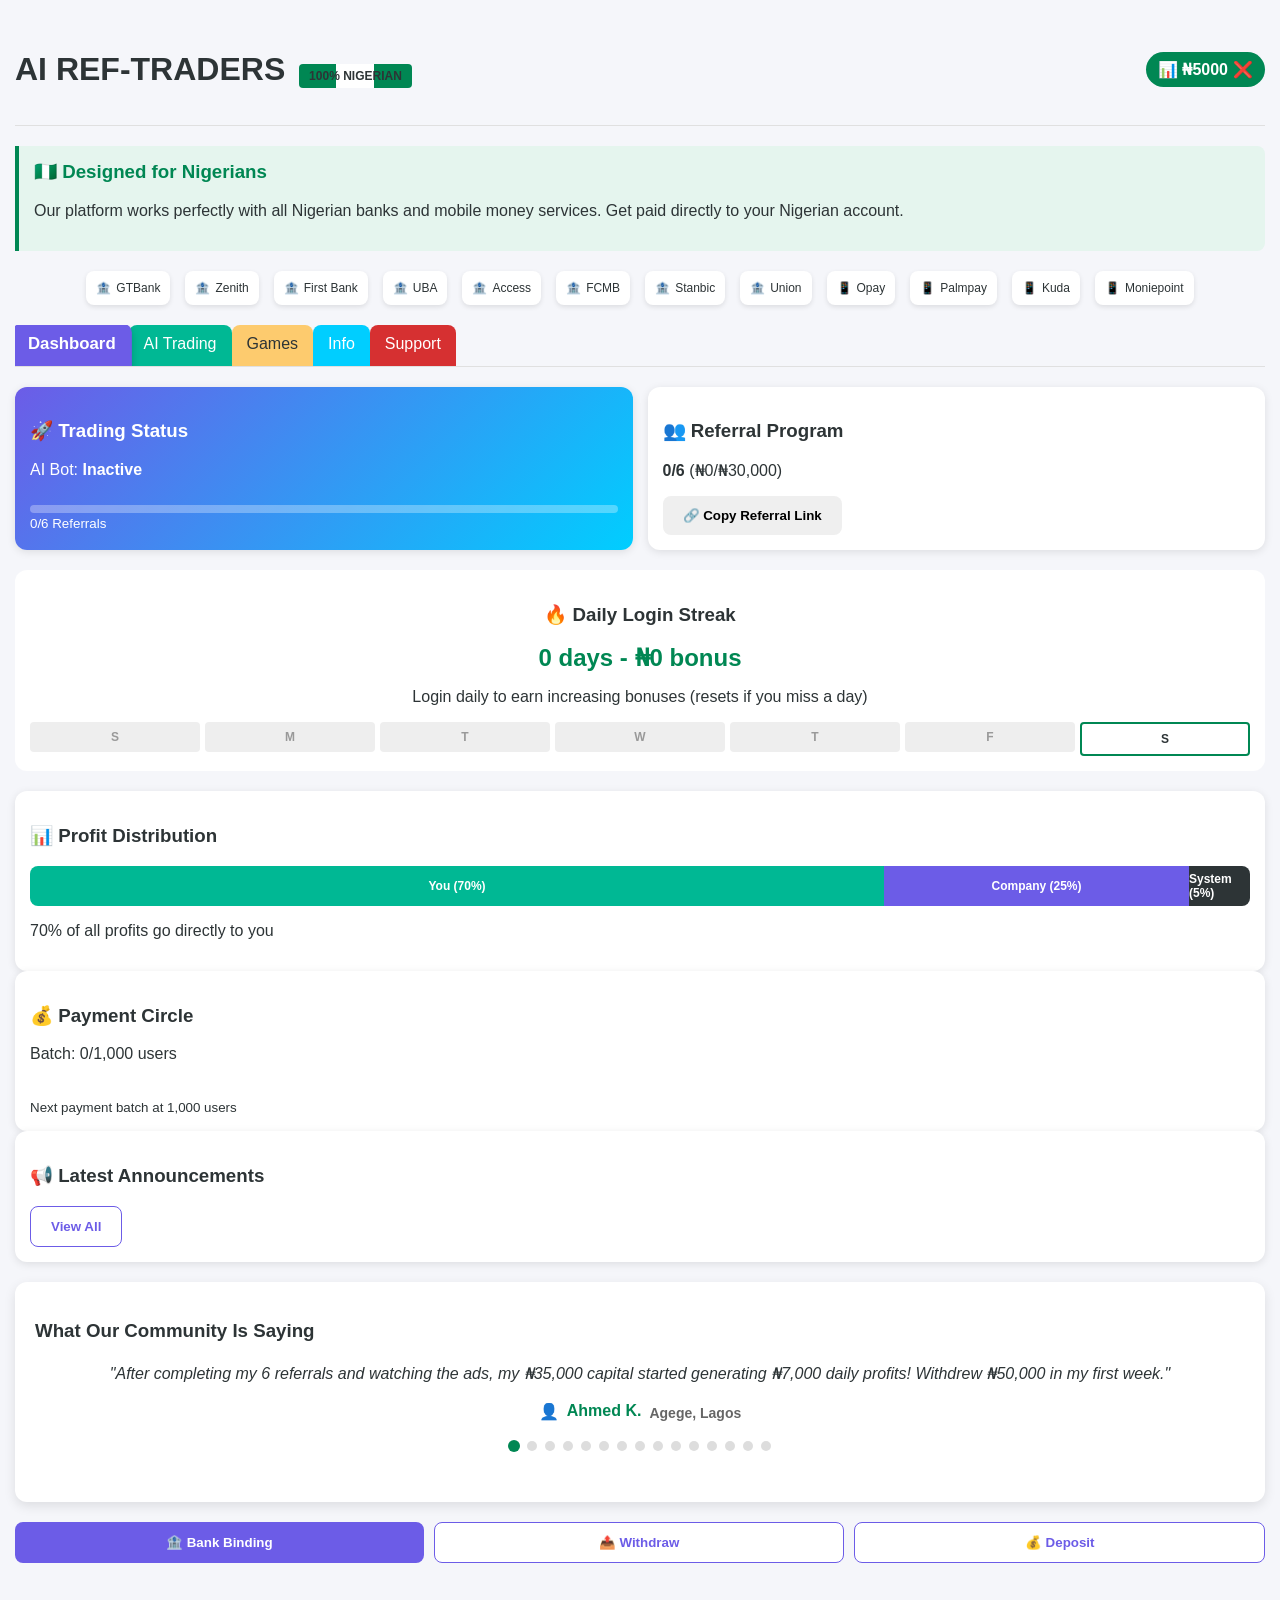
<file: index.html>
<!DOCTYPE html>
<html lang="en">
<head>
    <meta charset="UTF-8">
    <meta name="viewport" content="width=device-width, initial-scale=1.0">
    
    <!-- Nigeria-Focused SEO Meta Tags -->
    <meta name="description" content="AI REF-TRADERS: Make money online in Nigeria through AI trading, referrals & games. Perfect for Nigerians looking for legit online income opportunities in Lagos, Abuja, Port Harcourt">
    <meta name="keywords" content="make money online Nigeria, Lagos side hustle, Abuja online business, Nigerian passive income, how to earn online in Nigeria, legit Nigerian biz, Nigerian youth opportunity">
    <meta name="author" content="AI REF-TRADERS Nigeria">
    
    <!-- Nigeria Geo Targeting -->
    <meta name="geo.region" content="NG" />
    <meta name="geo.placename" content="Lagos" />
    <meta name="geo.position" content="6.524379;3.379206" />
    <meta name="ICBM" content="6.524379, 3.379206" />
    
    <!-- Open Graph / Social Media -->
    <meta property="og:title" content="AI REF-TRADERS - Make Money Online in Nigeria">
    <meta property="og:description" content="Legit online income for Nigerians. Earn daily from AI trading, referrals & games. Works in Lagos, Abuja, Port Harcourt & all Nigeria">
    <meta property="og:type" content="website">
    <meta property="og:url" content="https://aireftraders.ng">
    <meta property="og:image" content="https://aireftraders.ng/images/nigerian-money.jpg">
    <meta property="og:site_name" content="AI REF-TRADERS Nigeria">
    <meta property="og:locale" content="en_NG">
    
    <!-- Twitter Card -->
    <meta name="twitter:card" content="summary_large_image">
    <meta name="twitter:title" content="Make Money Online in Nigeria - AI REF-TRADERS">
    <meta name="twitter:description" content="Legit online income for Nigerians. Earn daily from AI trading, referrals & games. Works in all Nigeria">
    <meta name="twitter:image" content="https://aireftraders.ng/images/nigerian-twitter-card.jpg">
    
    <!-- Canonical URL -->
    <link rel="canonical" href="https://aireftraders.ng" />
    
    <!-- Favicon -->
    <link rel="icon" href="/favicon.ico" type="image/x-icon">
    
    <title>AI REF-TRADERS - #1 Online Income Platform for Nigerians</title>
    <script src="https://telegram.org/js/telegram-web-app.js"></script>
    <style>
        :root {
            --primary: #6C5CE7;
            --secondary: #00CEFF;
            --dark: #2D3436;
            --light: #F5F6FA;
            --success: #00B894;
            --danger: #D63031;
            --warning: #FDCB6E;
            --nigerian-green: #008753;
            --nigerian-white: #FFFFFF;
            --nigerian-green-light: #E5F5EE;
        }
        
        body {
            font-family: 'Segoe UI', Arial, sans-serif;
            margin: 0;
            padding: 0;
            background-color: var(--light);
            color: var(--dark);
            transition: all 0.3s;
        }
        
        .container {
            max-width: 100%;
            padding: 15px;
            padding-bottom: 70px;
        }
        
        .app-bar {
            display: flex;
            justify-content: space-between;
            align-items: center;
            padding: 15px 0;
            border-bottom: 1px solid #e0e0e0;
            margin-bottom: 20px;
        }
        
        .user-chip {
            background: var(--nigerian-green);
            color: white;
            padding: 8px 12px;
            border-radius: 20px;
            display: flex;
            align-items: center;
            gap: 5px;
            font-weight: bold;
        }
        
        /* Nigerian Flag Inspired Elements */
        .nigeria-badge {
            background: linear-gradient(to right, var(--nigerian-green) 33%, var(--nigerian-white) 33%, var(--nigerian-white) 66%, var(--nigerian-green) 66%);
            color: var(--dark);
            padding: 5px 10px;
            border-radius: 4px;
            font-size: 12px;
            font-weight: bold;
            display: inline-block;
            margin-left: 5px;
        }
        
        /* Testimonial Styles */
        .testimonial-container {
            background: white;
            border-radius: 12px;
            padding: 20px;
            margin: 20px 0;
            box-shadow: 0 4px 12px rgba(0,0,0,0.1);
            position: relative;
            min-height: 180px;
        }
        
        .testimonial {
            display: none;
            text-align: center;
            animation: fadeIn 0.5s;
        }
        
        .testimonial.show {
            display: block;
        }
        
        .testimonial-content {
            font-style: italic;
            font-size: 16px;
            line-height: 1.6;
        }
        
        .testimonial-author {
            font-weight: bold;
            margin-top: 15px;
            color: var(--nigerian-green);
            display: flex;
            align-items: center;
            justify-content: center;
            gap: 8px;
        }
        
        .testimonial-location {
            font-size: 14px;
            color: #666;
            display: block;
            margin-top: 3px;
        }
        
        .testimonial-dots {
            display: flex;
            justify-content: center;
            margin-top: 20px;
            gap: 8px;
        }
        
        .testimonial-dot {
            width: 10px;
            height: 10px;
            border-radius: 50%;
            background: #ddd;
            cursor: pointer;
            transition: all 0.3s;
        }
        
        .testimonial-dot.active {
            background: var(--nigerian-green);
            transform: scale(1.2);
        }
        
        @keyframes fadeIn {
            from { opacity: 0; }
            to { opacity: 1; }
        }
        
        /* Nigerian Payment Methods */
        .payment-methods {
            display: flex;
            justify-content: center;
            gap: 15px;
            margin: 20px 0;
            flex-wrap: wrap;
        }
        
        .payment-method {
            background: white;
            border-radius: 8px;
            padding: 10px;
            display: flex;
            align-items: center;
            gap: 5px;
            font-size: 12px;
            box-shadow: 0 2px 5px rgba(0,0,0,0.1);
        }
        
        /* Card Grid Styles */
        .card-grid {
            display: grid;
            grid-template-columns: 1fr 1fr;
            gap: 15px;
            margin-bottom: 20px;
        }
        
        .status-card {
            background: white;
            border-radius: 12px;
            padding: 15px;
            box-shadow: 0 2px 8px rgba(0,0,0,0.1);
            position: relative;
            overflow: hidden;
        }
        
        .status-card.accent {
            background: linear-gradient(135deg, var(--primary), var(--secondary));
            color: white;
        }
        
        progress {
            width: 100%;
            height: 8px;
            border-radius: 4px;
            margin-top: 10px;
            appearance: none;
        }
        
        progress::-webkit-progress-bar {
            background-color: rgba(255,255,255,0.3);
            border-radius: 4px;
        }
        
        progress::-webkit-progress-value {
            background-color: white;
            border-radius: 4px;
        }
        
        /* Action Bar Styles */
        .action-bar {
            display: flex;
            gap: 10px;
            margin: 20px 0;
        }
        
        button {
            border: none;
            padding: 12px 20px;
            border-radius: 8px;
            font-weight: bold;
            cursor: pointer;
            flex: 1;
            transition: all 0.2s;
        }
        
        button:active {
            transform: scale(0.98);
        }
        
        button:disabled {
            opacity: 0.6;
            cursor: not-allowed;
        }
        
        .primary {
            background: var(--primary);
            color: white;
        }
        
        .secondary {
            background: white;
            border: 1px solid var(--primary);
            color: var(--primary);
        }
        
        .danger {
            background: var(--danger);
            color: white;
        }
        
        /* Tab Styles */
        .tab-bar {
            display: flex;
            border-bottom: 1px solid #e0e0e0;
            margin: 20px 0;
            overflow-x: auto;
        }
        
        .tab {
            padding: 10px 15px;
            cursor: pointer;
            white-space: nowrap;
            border-bottom: 3px solid transparent;
        }
        
        .tab.active {
            border-bottom: 3px solid var(--primary);
            font-weight: bold;
        }
        
        .tab-content {
            display: none;
        }
        
        .tab-content.active {
            display: block;
        }
        
        /* Modal Styles */
        .modal {
            position: fixed;
            top: 0;
            left: 0;
            right: 0;
            bottom: 0;
            background: rgba(0,0,0,0.5);
            display: flex;
            align-items: center;
            justify-content: center;
            z-index: 100;
            opacity: 0;
            pointer-events: none;
            transition: opacity 0.3s;
        }
        
        .modal.active {
            opacity: 1;
            pointer-events: all;
        }
        
        .modal-content {
            background: white;
            border-radius: 12px;
            padding: 20px;
            width: 90%;
            max-width: 400px;
            transform: translateY(20px);
            transition: transform 0.3s;
        }
        
        .modal.active .modal-content {
            transform: translateY(0);
        }
        
        .modal-actions {
            display: flex;
            gap: 10px;
            margin-top: 20px;
        }
        
        /* Notification Styles */
        .notification {
            position: fixed;
            bottom: 20px;
            left: 50%;
            transform: translateX(-50%);
            background: var(--success);
            color: white;
            padding: 10px 20px;
            border-radius: 8px;
            box-shadow: 0 3px 10px rgba(0,0,0,0.2);
            z-index: 100;
            opacity: 0;
            transition: opacity 0.3s;
        }
        
        .notification.show {
            opacity: 1;
        }
        
        /* Add this at the end of your CSS */
        .nigerian-cta {
            background: var(--nigerian-green-light);
            border-left: 4px solid var(--nigerian-green);
            padding: 15px;
            margin: 20px 0;
            border-radius: 0 8px 8px 0;
        }
        
        .nigerian-cta h3 {
            color: var(--nigerian-green);
            margin-top: 0;
        }
        
        /* Profit Distribution Chart */
        .profit-chart {
            display: flex;
            height: 40px;
            border-radius: 8px;
            overflow: hidden;
            margin: 15px 0;
        }
        
        .chart-bar {
            display: flex;
            align-items: center;
            justify-content: center;
            color: white;
            font-weight: bold;
            font-size: 12px;
            position: relative;
        }
        
        .chart-bar.user {
            background-color: var(--success);
        }
        
        .chart-bar.company {
            background-color: var(--primary);
        }
        
        .chart-bar.system {
            background-color: var(--dark);
        }
        
        /* Login Streak */
        .streak-container {
            background: white;
            border-radius: 12px;
            padding: 15px;
            margin: 20px 0;
            text-align: center;
        }
        
        .streak-days {
            font-size: 24px;
            font-weight: bold;
            color: var(--nigerian-green);
            margin: 10px 0;
        }
        
        .streak-calendar {
            display: grid;
            grid-template-columns: repeat(7, 1fr);
            gap: 5px;
            margin-top: 15px;
        }
        
        .streak-day {
            height: 30px;
            border-radius: 4px;
            display: flex;
            align-items: center;
            justify-content: center;
            font-size: 12px;
            font-weight: bold;
        }
        
        .streak-day.active {
            background-color: var(--nigerian-green);
            color: white;
        }
        
        .streak-day.inactive {
            background-color: #eee;
            color: #999;
        }
        
        .streak-day.today {
            border: 2px solid var(--nigerian-green);
        }
        
        /* FAQ Styles */
        .faq-item {
            margin-bottom: 15px;
            border-bottom: 1px solid #eee;
            padding-bottom: 15px;
        }
        
        .faq-question {
            font-weight: bold;
            cursor: pointer;
            display: flex;
            justify-content: space-between;
            align-items: center;
        }
        
        .faq-answer {
            display: none;
            margin-top: 10px;
            padding: 10px;
            background: #f9f9f9;
            border-radius: 4px;
        }
        
        .faq-answer.show {
            display: block;
        }
        
        /* Cost Table */
        .cost-table {
            width: 100%;
            border-collapse: collapse;
            margin: 15px 0;
            background: white;
            border-radius: 8px;
            overflow: hidden;
            box-shadow: 0 2px 8px rgba(0,0,0,0.1);
        }
        
        .cost-table th, .cost-table td {
            padding: 12px 15px;
            text-align: left;
            border-bottom: 1px solid #eee;
        }
        
        .cost-table th {
            background: #f5f5f5;
            font-weight: bold;
            color: var(--dark);
        }
        
        .cost-table tr:last-child td {
            border-bottom: none;
        }
        
        .cost-table tr:last-child {
            font-weight: bold;
            background: var(--nigerian-green-light);
        }
        
        .checkmark {
            color: var(--success);
            font-weight: bold;
        }
        
        /* Bank Select Dropdown */
        .bank-select-container {
            position: relative;
            margin-bottom: 15px;
        }
        
        .bank-select {
            width: 100%;
            padding: 12px;
            border-radius: 8px;
            border: 1px solid #ddd;
            appearance: none;
            background-image: url("data:image/svg+xml;charset=UTF-8,%3csvg xmlns='http://www.w3.org/2000/svg' viewBox='0 0 24 24' fill='none' stroke='currentColor' stroke-width='2' stroke-linecap='round' stroke-linejoin='round'%3e%3cpolyline points='6 9 12 15 18 9'%3e%3c/polyline%3e%3c/svg%3e");
            background-repeat: no-repeat;
            background-position: right 10px center;
            background-size: 1em;
        }
        
        .bank-search {
            width: 100%;
            padding: 10px;
            border: 1px solid #ddd;
            border-radius: 8px;
            margin-bottom: 10px;
            display: none;
        }
        
        .bank-search.active {
            display: block;
        }
        
        .other-bank-input {
            width: 100%;
            padding: 10px;
            border: 1px solid #ddd;
            border-radius: 8px;
            margin-top: 10px;
            display: none;
        }
        
        .other-bank-input.active {
            display: block;
        }
        
        /* Future Investment Section */
        .investment-section {
            background: white;
            border-radius: 12px;
            padding: 20px;
            margin: 20px 0;
            box-shadow: 0 2px 8px rgba(0,0,0,0.1);
        }
        
        .investment-section h3 {
            color: var(--primary);
            margin-top: 0;
        }
        
        .investment-feature {
            display: flex;
            align-items: flex-start;
            margin-bottom: 10px;
        }
        
        .investment-feature-icon {
            font-size: 20px;
            margin-right: 10px;
            color: var(--success);
        }
        
        .investment-feature-text {
            flex: 1;
        }
        
        /* Announcement Styles */
        .announcement-item {
            padding: 10px;
            margin: 10px 0;
            background: var(--nigerian-green-light);
            border-left: 3px solid var(--nigerian-green);
            border-radius: 4px;
            cursor: pointer;
        }
        
        .announcement-item.unread {
            background: #fff8e1;
            border-left: 3px solid var(--warning);
            font-weight: bold;
        }
        
        .announcement-time {
            font-size: 12px;
            color: #666;
            margin-top: 5px;
        }
        
        .badge {
            background: var(--danger);
            color: white;
            padding: 2px 6px;
            border-radius: 10px;
            font-size: 12px;
            margin-left: 5px;
        }
        
        /* Admin Panel Button */
        #adminPanelBtn {
            width: auto;
            padding: 10px 15px;
            border-radius: 50px;
            box-shadow: 0 2px 10px rgba(0,0,0,0.2);
            position: fixed;
            bottom: 20px;
            right: 20px;
            z-index: 100;
        }
        
        /* Announcement Notification */
        .announcement-notification {
            position: fixed;
            bottom: 80px;
            left: 50%;
            transform: translateX(-50%);
            background: var(--nigerian-green);
            color: white;
            padding: 15px 20px;
            border-radius: 8px;
            box-shadow: 0 4px 12px rgba(0,0,0,0.2);
            z-index: 1000;
            max-width: 90%;
            width: 350px;
            display: none;
            cursor: pointer;
            animation: slideUp 0.3s ease-out;
        }
        
        .announcement-notification.show {
            display: block;
        }
        
        .announcement-notification h4 {
            margin: 0 0 5px 0;
            display: flex;
            align-items: center;
            gap: 8px;
        }
        
        .announcement-notification p {
            margin: 0;
            font-size: 14px;
            white-space: nowrap;
            overflow: hidden;
            text-overflow: ellipsis;
        }
        
        .announcement-notification .close-btn {
            position: absolute;
            top: 5px;
            right: 5px;
            background: none;
            border: none;
            color: white;
            font-size: 16px;
            cursor: pointer;
        }
        
        @keyframes slideUp {
            from {
                transform: translateX(-50%) translateY(20px);
                opacity: 0;
            }
            to {
                transform: translateX(-50%) translateY(0);
                opacity: 1;
            }
        }
        
        /* Ad Modal Styles */
        .ad-modal {
            display: none;
        }
        
        /* Support Ticket Form */
        .bank-form input[type="text"],
        .bank-form textarea {
            width: 100%;
            padding: 10px;
            margin-bottom: 15px;
            border: 1px solid #ddd;
            border-radius: 8px;
            font-family: inherit;
        }
        
        .bank-form textarea {
            min-height: 100px;
            resize: vertical;
        }
        
        /* Responsive Design */
        @media (max-width: 600px) {
            .card-grid {
                grid-template-columns: 1fr;
            }
            
            .action-bar {
                flex-direction: column;
            }
            
            .cost-table {
                font-size: 14px;
            }
            
            .cost-table th, .cost-table td {
                padding: 8px 10px;
            }
        }
        
        /* Colorful Tab Buttons */
        .tab-bar .tab[data-tab="dashboard"] {
            background-color: #6C5CE7;
            color: white;
            border-radius: 8px 8px 0 0;
        }
        
        .tab-bar .tab[data-tab="trading"] {
            background-color: #00B894;
            color: white;
            border-radius: 8px 8px 0 0;
        }
        
        .tab-bar .tab[data-tab="games"] {
            background-color: #FDCB6E;
            color: #2D3436;
            border-radius: 8px 8px 0 0;
        }
        
        .tab-bar .tab[data-tab="info"] {
            background-color: #00CEFF;
            color: white;
            border-radius: 8px 8px 0 0;
        }
        
        .tab-bar .tab[data-tab="support"] {
            background-color: #D63031;
            color: white;
            border-radius: 8px 8px 0 0;
        }
        
        .tab-bar .tab.active {
            border-bottom: none;
            transform: scale(1.05);
            box-shadow: 0 4px 8px rgba(0,0,0,0.2);
        }
    </style>
</head>
<body>
    <div class="container">
        <div class="app-bar">
            <h1>AI REF-TRADERS <span class="nigeria-badge">100% NIGERIAN</span></h1>
            <div class="user-chip">
                <span>📊 ₦<span id="balance">5000</span></span>
                <span id="verifiedBadge">❌</span>
            </div>
        </div>
        
        <div class="nigerian-cta">
            <h3>🇳🇬 Designed for Nigerians</h3>
            <p>Our platform works perfectly with all Nigerian banks and mobile money services. Get paid directly to your Nigerian account.</p>
        </div>
        
        <!-- Nigerian Payment Methods -->
        <div class="payment-methods">
            <div class="payment-method">
                <span>🏦</span> GTBank
            </div>
            <div class="payment-method">
                <span>🏦</span> Zenith
            </div>
            <div class="payment-method">
                <span>🏦</span> First Bank
            </div>
            <div class="payment-method">
                <span>🏦</span> UBA
            </div>
            <div class="payment-method">
                <span>🏦</span> Access
            </div>
            <div class="payment-method">
                <span>🏦</span> FCMB
            </div>
            <div class="payment-method">
                <span>🏦</span> Stanbic
            </div>
            <div class="payment-method">
                <span>🏦</span> Union
            </div>
            <div class="payment-method">
                <span>📱</span> Opay
            </div>
            <div class="payment-method">
                <span>📱</span> Palmpay
            </div>
            <div class="payment-method">
                <span>📱</span> Kuda
            </div>
            <div class="payment-method">
                <span>📱</span> Moniepoint
            </div>
        </div>
        
        <!-- Tab Bar -->
        <div class="tab-bar">
            <div class="tab active" data-tab="dashboard">Dashboard</div>
            <div class="tab" data-tab="trading">AI Trading</div>
            <div class="tab" data-tab="games">Games</div>
            <div class="tab" data-tab="info">Info</div>
            <div class="tab" data-tab="support">Support</div>
        </div>
        
        <!-- Dashboard Tab -->
        <div id="dashboardTab" class="tab-content active">
            <div class="card-grid">
                <div class="status-card accent">
                    <h3>🚀 Trading Status</h3>
                    <p id="tradingStatus">AI Bot: <b>Inactive</b></p>
                    <progress id="referralProgress" value="0" max="6"></progress>
                    <small><span id="completedReferrals">0</span>/6 Referrals</small>
                </div>
                
                <div class="status-card">
                    <h3>👥 Referral Program</h3>
                    <p><b><span id="currentReferrals">0</span>/6</b> (₦<span id="referralEarnings">0</span>/₦30,000)</p>
                    <button id="copyLink">🔗 Copy Referral Link</button>
                </div>
            </div>
            
            <!-- Login Streak -->
            <div class="streak-container">
                <h3>🔥 Daily Login Streak</h3>
                <div class="streak-days">
                    <span id="streakCount">0</span> days - ₦<span id="streakBonus">0</span> bonus
                </div>
                <p>Login daily to earn increasing bonuses (resets if you miss a day)</p>
                
                <div class="streak-calendar">
                    <div class="streak-day inactive">S</div>
                    <div class="streak-day inactive">M</div>
                    <div class="streak-day inactive">T</div>
                    <div class="streak-day inactive">W</div>
                    <div class="streak-day inactive">T</div>
                    <div class="streak-day inactive">F</div>
                    <div class="streak-day today">S</div>
                </div>
            </div>
            
            <div class="status-card">
                <h3>📊 Profit Distribution</h3>
                <div class="profit-chart">
                    <div class="chart-bar user" style="width: 70%;">You (70%)</div>
                    <div class="chart-bar company" style="width: 25%;">Company (25%)</div>
                    <div class="chart-bar system" style="width: 5%;">System (5%)</div>
                </div>
                <p>70% of all profits go directly to you</p>
            </div>
            
            <div class="status-card">
                <h3>💰 Payment Circle</h3>
                <p>Batch: <span id="paidUsers">0</span>/1,000 users</p>
                <progress id="paymentCircleProgress" value="0" max="1000"></progress>
                <small>Next payment batch at 1,000 users</small>
            </div>
            
            <!-- Announcement Section -->
            <div class="status-card" id="announcementSection">
                <h3>📢 Latest Announcements <span class="badge" id="newAnnouncementBadge" style="display: none;">NEW</span></h3>
                <div id="announcementList">
                    <!-- Announcements will be loaded here -->
                </div>
                <button id="viewAllAnnouncementsBtn" class="secondary">View All</button>
            </div>
        </div>
        
        <!-- AI Trading Tab - Changed to direct to trading.html -->
        <div id="tradingTab" class="tab-content">
            <div class="status-card">
                <h3>🤖 AI Trading</h3>
                <p>Click the button below to access AI Trading</p>
                <button class="primary" id="tradingButton">Start AI Trading</button>
            </div>
        </div>
        
        <!-- Games Tab - Changed to check ads status -->
        <div id="gamesTab" class="tab-content">
            <div class="status-card">
                <h3>🎮 Games</h3>
                <p>Click the button below to access games</p>
                <button class="primary" id="gamesButton">Play Games</button>
            </div>
        </div>
        
        <!-- Info Tab -->
        <div id="infoTab" class="tab-content">
            <div class="info-section">
                <h3>📚 How It Works</h3>
                <p>1. Complete 6 referrals and watch 20 ads to activate AI trading</p>
                <p>2. Earn ₦5,000 per referral (first 6 referrals = ₦30,000 capital)</p>
                <p>3. Play games to earn additional capital (₦800 per win)</p>
                <p>4. AI trading generates daily profits (20-50% of capital)</p>
                <p>5. Withdraw profits (minimum ₦5,000) after verification</p>
                <p>6. Verify your bank account with ₦1,050 one-time fee to withdraw</p>
                <p>7. Payments are processed in batches when 1,000 users reach threshold</p>
                <p>8. Maintain a login streak for daily bonuses (₦500 per day)</p>
                <p>9. 70% of profits go to you, 25% to company, 5% system fee</p>
                <p>10. Support available 24/7 for any questions or issues</p>
            </div>
            
            <div class="info-section">
                <h3>💰 Cost Structure & Verification Fees</h3>
                <p>Your current model charges ₦1,050 for bank verification. Here's how this covers initial costs:</p>
                
                <table class="cost-table">
                    <thead>
                        <tr>
                            <th>Cost Component</th>
                            <th>Estimated Cost (₦)</th>
                            <th>Covered by Verification Fee?</th>
                        </tr>
                    </thead>
                    <tbody>
                        <tr>
                            <td>KYC Verification</td>
                            <td>150</td>
                            <td class="checkmark">✅ Yes</td>
                        </tr>
                        <tr>
                            <td>Bank API Integration</td>
                            <td>150</td>
                            <td class="checkmark">✅ Yes</td>
                        </tr>
                        <tr>
                            <td>Fraud Prevention</td>
                            <td>100</td>
                            <td class="checkmark">✅ Yes</td>
                        </tr>
                        <tr>
                            <td>Customer Support</td>
                            <td>100</td>
                            <td class="checkmark">✅ Yes</td>
                        </tr>
                        <tr>
                            <td>Transaction Fees</td>
                            <td>50</td>
                            <td class="checkmark">✅ Yes</td>
                        </tr>
                        <tr>
                            <td><strong>Total Operational Cost</strong></td>
                            <td><strong>₦550</strong></td>
                            <td></td>
                        </tr>
                        <tr>
                            <td><strong>Instant Deposit to Withdrawable Account</strong></td>
                            <td><strong>₦500</strong></td>
                            <td class="checkmark">✅ Yes</td>
                        </tr>
                    </tbody>
                </table>
            </div>
            
            <div class="info-section investment-section">
                <h3>🚀 Future Investment Opportunities</h3>
                <p><b>Planned Launch:</b> December 2025 (we'll notify everyone in advance)</p>
                <p>We're currently focused on building trust by proving our system works before accepting any investments.</p>
                
                <h4>Why We're Different</h4>
                <p>Unlike other platforms, we're building trust first by proving our system works before accepting any investments.</p>
                
                <h4>What You Get Now:</h4>
                <ul>
                    <li>✔ Free Trading Capital from our ads revenue</li>
                    <li>✔ Full Profit Sharing with our transparent system</li>
                    <li>✔ Risk-Free Testing of our AI trading accuracy</li>
                </ul>
                
                <h4>When Deposits Launch:</h4>
                <ul>
                    <li>💡 Completely optional - no pressure to participate</li>
                    <li>💰 Higher earning potential for those who want more</li>
                    <li>🔔 Advance notice before any changes</li>
                </ul>
            </div>
            
            <div class="info-section">
                <h3>❓ Frequently Asked Questions</h3>
                <div class="faq-item">
                    <div class="faq-question" onclick="toggleFaq(1)">
                        How do I qualify for withdrawals?
                        <span>+</span>
                    </div>
                    <div class="faq-answer" id="faq1">
                        You need to complete 6 referrals, watch 20 ads, and verify your bank account with the ₦1,050 fee. This qualifies you for AI trading and withdrawals.
                    </div>
                </div>
                
                <div class="faq-item">
                    <div class="faq-question" onclick="toggleFaq(2)">
                        When will I get paid?
                        <span>+</span>
                    </div>
                    <div class="faq-answer" id="faq2">
                        Payments are processed in batches when 1,000 users reach the withdrawal threshold. This helps us manage liquidity and ensure all payments are processed smoothly.
                    </div>
                </div>
                
                <div class="faq-item">
                    <div class="faq-question" onclick="toggleFaq(3)">
                        Can I withdraw my trading capital?
                        <span>+</span>
                    </div>
                    <div class="faq-answer" id="faq3">
                        No, only the profits generated from trading can be withdrawn. The capital remains in your account to continue generating profits.
                    </div>
                </div>
                
                <div class="faq-item">
                    <div class="faq-question" onclick="toggleFaq(4)">
                        How do the games help me earn?
                        <span>+</span>
                    </div>
                    <div class="faq-answer" id="faq4">
                        Each game win adds ₦800 to your trading capital. After completing the initial 20 ads and 6 referrals, you'll need to watch ads periodically to continue playing games.
                    </div>
                </div>
                
                <div class="faq-item">
                    <div class="faq-question" onclick="toggleFaq(5)">
                        Is this platform legit?
                        <span>+</span>
                    </div>
                    <div class="faq-answer" id="faq5">
                        Yes! We're a registered Nigerian business. Our model is sustainable because we share actual trading profits (70% to you) and require users to bring in referrals to qualify.
                    </div>
                </div>
                
                <div class="faq-item">
                    <div class="faq-question" onclick="toggleFaq(6)">
                        Why the ₦1,050 verification fee?
                        <span>+</span>
                    </div>
                    <div class="faq-answer" id="faq6">
                        The ₦1,050 fee consists of two parts:
                        <ul>
                            <li>₦550 Non-Refundable Fee covers:
                                <ul>
                                    <li>KYC verification (₦150) - We verify your identity to prevent fraud</li>
                                    <li>Bank API integration (₦150) - Secure connection to Nigerian banks</li>
                                    <li>Fraud prevention (₦100) - Advanced security checks</li>
                                    <li>Customer support (₦100) - Dedicated withdrawal assistance</li>
                                    <li>Transaction fees (₦50) - Processing costs</li>
                                </ul>
                            </li>
                            <li>₦500 Account Binding Test (explained below)</li>
                        </ul>
                        This one-time payment ensures:
                        <ul>
                            <li>✔ Only real users can withdraw</li>
                            <li>✔ Sustainable platform operations</li>
                            <li>✔ Faster payment processing</li>
                        </ul>
                    </div>
                </div>

                <div class="faq-item">
                    <div class="faq-question" onclick="toggleFaq(7)">
                        How are profits calculated?
                        <span>+</span>
                    </div>
                    <div class="faq-answer" id="faq7">
                        Our AI trading generates 20-50% daily returns. 70% of profits go to you, 25% to company, and 5% covers system fees.
                    </div>
                </div>
                
                <div class="faq-item">
                    <div class="faq-question" onclick="toggleFaq(8)">
                        What happens if I miss a day in my streak?
                        <span>+</span>
                    </div>
                    <div class="faq-answer" id="faq8">
                        If you miss a day, your streak resets to day 1 (₦500 bonus). The streak increases by ₦100 each day up to day 7 (₦1,100 bonus), then resets.
                    </div>
                </div>
                
                <div class="faq-item">
                    <div class="faq-question" onclick="toggleFaq(9)">
                        Can I play games without completing referrals?
                        <span>+</span>
                    </div>
                    <div class="faq-answer" id="faq9">
                        Yes, but you need to complete 6 referrals and watch 20 ads to qualify for withdrawals. Games help build your trading capital faster.
                    </div>
                </div>
                
                <div class="faq-item">
                    <div class="faq-question" onclick="toggleFaq(10)">
                        How long do withdrawals take?
                        <span>+</span>
                    </div>
                    <div class="faq-answer" id="faq10">
                        Once the payment circle reaches 1,000 users, withdrawals are processed within 24-48 hours to your Nigerian bank account.
                    </div>
                </div>

                <div class="faq-item">
                    <div class="faq-question" onclick="toggleFaq(11)">
                        Why pay ₦500 that goes to my account?
                        <span>+</span>
                    </div>
                    <div class="faq-answer" id="faq11">
                        The ₦500 transfer serves three critical purposes:
                        <ul>
                            <li><b>Account Verification</b>
                                <ul>
                                    <li>Confirms your bank account is active and belongs to you</li>
                                    <li>Prevents fraudulent withdrawals to wrong accounts</li>
                                </ul>
                            </li>
                            <li><b>Instant Credit Proof</b>
                                <ul>
                                    <li>The ₦500 is immediately added to your withdrawal balance</li>
                                    <li>Demonstrates our payment system works before you withdraw profits</li>
                                </ul>
                            </li>
                            <li><b>Security Measure</b>
                                <ul>
                                    <li>Final check against money laundering</li>
                                    <li>Matches your registered account with actual ownership</li>
                                </ul>
                            </li>
                        </ul>
                        <p><b>What happens next?</b></p>
                        <ul>
                            <li>You'll receive instant confirmation of the ₦500 deposit</li>
                            <li>Your account status changes to "Verified & Bound"</li>
                            <li>You become eligible for batch withdrawals</li>
                        </ul>
                        <p><b>Note:</b> The ₦500 remains yours - it boosts your withdrawable balance while verifying your account.</p>
                    </div>
                </div>
            </div>
        </div>
        
        <!-- Support Tab -->
        <div id="supportTab" class="tab-content">
            <div class="info-section">
                <h3>📩 Support Ticket</h3>
                <p>Submit your issue and our team will respond within 12 hours</p>
                
                <div class="bank-form">
                    <input type="text" id="ticketSubject" placeholder="Subject">
                    <textarea id="ticketMessage" placeholder="Describe your issue"></textarea>
                    <div class="modal-actions">
                        <button id="submitTicket" class="primary">Submit Ticket</button>
                    </div>
                </div>
            </div>
            
            <div class="info-section">
                <h3>📨 My Tickets</h3>
                <div id="ticketList">
                    <p>No support tickets yet</p>
                </div>
            </div>
        </div>
        
        <div class="testimonial-container">
            <h3>What Our Community Is Saying</h3>
            
            <!-- Testimonial 1 -->
            <div class="testimonial show" id="testimonial1">
                <div class="testimonial-content">
                    "After completing my 6 referrals and watching the ads, my ₦35,000 capital started generating ₦7,000 daily profits! Withdrew ₦50,000 in my first week."
                </div>
                <div class="testimonial-author">
                    <span>👤</span> Ahmed K.
                    <span class="testimonial-location">Agege, Lagos</span>
                </div>
            </div>
            
            <!-- Testimonial 2 -->
            <div class="testimonial" id="testimonial2">
                <div class="testimonial-content">
                    "The 6 referrals were easy to get - just shared with my WhatsApp groups. Now my AI trading makes more than my NYSC allowance!"
                </div>
                <div class="testimonial-author">
                    <span>👩‍🎓</span> Amina K.
                    <span class="testimonial-location">Yaba, Lagos</span>
                </div>
            </div>
            
            <!-- Testimonial 3 -->
            <div class="testimonial" id="testimonial3">
                <div class="testimonial-content">
                    "Verified with ₦1,050 and got my first withdrawal to UBA in 2 days. The payment circle system works - when they hit 1,000 users, payments go out."
                </div>
                <div class="testimonial-author">
                    <span>👨‍💼</span> Adebola S.
                    <span class="testimonial-location">Garki, Abuja</span>
                </div>
            </div>
            
            <!-- Testimonial 4 -->
            <div class="testimonial" id="testimonial4">
                <div class="testimonial-content">
                    "The Lucky Wheel helped boost my capital. Won ₦12,800 from memory game and trivia while waiting in Lagos traffic."
                </div>
                <div class="testimonial-author">
                    <span>👨‍💻</span> Chinedu E.
                    <span class="testimonial-location">Ikeja, Lagos</span>
                </div>
            </div>
            
            <!-- Testimonial 5 -->
            <div class="testimonial" id="testimonial5">
                <div class="testimonial-content">
                    "As a market woman, I got my 6 referrals from customers. Now my ₦35k capital makes ₦10k daily profit while I focus on my business."
                </div>
                <div class="testimonial-author">
                    <span>👩‍🌾</span> Ngozi O.
                    <span class="testimonial-location">Onitsha, Anambra</span>
                </div>
            </div>
            
            <!-- Testimonial 6 -->
            <div class="testimonial" id="testimonial6">
                <div class="testimonial-content">
                    "The ₦1,050 verification was worth it. Withdrew ₦25k profits last week to my Opay account. No stress!"
                </div>
                <div class="testimonial-author">
                    <span>👨‍⚕️</span> Yusuf M.
                    <span class="testimonial-location">Nassarawa, Kano</span>
                </div>
            </div>
            
            <!-- Testimonial 7 -->
            <div class="testimonial" id="testimonial7">
                <div class="testimonial-content">
                    "My 6 referrals came from family. Now we all earn from the platform. The 70% profit share is real!"
                </div>
                <div class="testimonial-author">
                    <span>🚕</span> Boma P.
                    <span class="testimonial-location">Port Harcourt, Rivers</span>
                </div>
            </div>
            
            <!-- Testimonial 8 -->
            <div class="testimonial" id="testimonial8">
                <div class="testimonial-content">
                    "After ASUU strike left me broke, this platform helped me recover. Completed referrals, verified, now making steady income."
                </div>
                <div class="testimonial-author">
                    <span>👴</span> Baba Tunde
                    <span class="testimonial-location">Bodija, Ibadan</span>
                </div>
            </div>
            
            <!-- Testimonial 9 -->
            <div class="testimonial" id="testimonial9">
                <div class="testimonial-content">
                    "The payment circle system seemed strange at first, but when they hit 1,000 users, my withdrawal came through same day."
                </div>
                <div class="testimonial-author">
                    <span>🔧</span> Sadiq O.
                    <span class="testimonial-location">Ojota, Lagos</span>
                </div>
            </div>
            
            <!-- Testimonial 10 -->
            <div class="testimonial" id="testimonial10">
                <div class="testimonial-content">
                    "Watching the 20 ads was easy while commuting. Combined with referrals, I qualified for trading in 2 days."
                </div>
                <div class="testimonial-author">
                    <span>👨‍🎓</span> Femi A.
                    <span class="testimonial-location">Ile-Ife, Osun</span>
                </div>
            </div>
            
            <!-- Testimonial 11 -->
            <div class="testimonial" id="testimonial11">
                <div class="testimonial-content">
                    "The ads per game play is fair - I earn capital from games to boost my trading profits."
                </div>
                <div class="testimonial-author">
                    <span>💇‍♀️</span> Chioma N.
                    <span class="testimonial-location">Surulere, Lagos</span>
                </div>
            </div>
            
            <!-- Testimonial 12 -->
            <div class="testimonial" id="testimonial12">
                <div class="testimonial-content">
                    "Customer support helped me when I had issues with verification. Responded within hours."
                </div>
                <div class="testimonial-author">
                    <span>🍲</span> Ifeanyi O.
                    <span class="testimonial-location">Enugu</span>
                </div>
            </div>
            
            <!-- Testimonial 13 -->
            <div class="testimonial" id="testimonial13">
                <div class="testimonial-content">
                    "The daily login bonus adds up! ₦500 extra just for opening the app each day."
                </div>
                <div class="testimonial-author">
                    <span>🧱</span> Wale A.
                    <span class="testimonial-location">Abeokuta, Ogun</span>
                </div>
            </div>
            
            <!-- Testimonial 14 -->
            <div class="testimonial" id="testimonial14">
                <div class="testimonial-content">
                    "At first I doubted, but after seeing my friend's withdrawals, I joined. Best decision!"
                </div>
                <div class="testimonial-author">
                    <span>👨‍🎓</span> Emeka U.
                    <span class="testimonial-location">Aba, Abia</span>
                </div>
            </div>
            
            <!-- Testimonial 15 -->
            <div class="testimonial" id="testimonial15">
                <div class="testimonial-content">
                    "The profit distribution is transparent. I can see exactly how much I'm earning daily."
                </div>
                <div class="testimonial-author">
                    <span>💳</span> Grace O.
                    <span class="testimonial-location">Benin, Edo</span>
                </div>
            </div>
            
            <div class="testimonial-dots">
                <div class="testimonial-dot active" data-testimonial="1"></div>
                <div class="testimonial-dot" data-testimonial="2"></div>
                <div class="testimonial-dot" data-testimonial="3"></div>
                <div class="testimonial-dot" data-testimonial="4"></div>
                <div class="testimonial-dot" data-testimonial="5"></div>
                <div class="testimonial-dot" data-testimonial="6"></div>
                <div class="testimonial-dot" data-testimonial="7"></div>
                <div class="testimonial-dot" data-testimonial="8"></div>
                <div class="testimonial-dot" data-testimonial="9"></div>
                <div class="testimonial-dot" data-testimonial="10"></div>
                <div class="testimonial-dot" data-testimonial="11"></div>
                <div class="testimonial-dot" data-testimonial="12"></div>
                <div class="testimonial-dot" data-testimonial="13"></div>
                <div class="testimonial-dot" data-testimonial="14"></div>
                <div class="testimonial-dot" data-testimonial="15"></div>
            </div>
        </div>
        
        <div class="action-bar">
            <button class="primary" id="bankBindingBtn">🏦 Bank Binding</button>
            <button class="secondary" id="withdrawBtn">📤 Withdraw</button>
            <button class="secondary" id="depositBtn">💰 Deposit</button>
        </div>
    </div>
    
    <!-- Bank Binding Modal -->
    <div class="modal" id="bankModal">
        <div class="modal-content">
            <h3>Bank Account Binding</h3>
            <div class="bank-form">
                <p>To withdraw earnings, verify and bind your Nigerian bank account with a one-time fee of ₦1,050.</p>
                <p>Note: ₦550 covers the total operational cost, while ₦500 is instantly credited to your withdrawable account balance. This ensures only your verified account is used for payments.</p>
                <p>If you wish to change your bank account, please contact support. A new verification and binding fee of ₦1,050 will apply.</p>
                <div class="bank-select-container">
                    <select id="bankName" class="bank-select">
                        <option value="">Select Your Bank</option>
                        <option value="Access Bank">Access Bank</option>
                        <option value="Citibank">Citibank</option>
                        <option value="Ecobank">Ecobank</option>
                        <option value="Fidelity Bank">Fidelity Bank</option>
                        <option value="First Bank">First Bank</option>
                        <option value="FCMB">First City Monument Bank (FCMB)</option>
                        <option value="GTBank">Guaranty Trust Bank (GTBank)</option>
                        <option value="Heritage Bank">Heritage Bank</option>
                        <option value="Keystone Bank">Keystone Bank</option>
                        <option value="Polaris Bank">Polaris Bank</option>
                        <option value="Stanbic IBTC">Stanbic IBTC</option>
                        <option value="Standard Chartered">Standard Chartered</option>
                        <option value="Sterling Bank">Sterling Bank</option>
                        <option value="Union Bank">Union Bank</option>
                        <option value="UBA">United Bank for Africa (UBA)</option>
                        <option value="Unity Bank">Unity Bank</option>
                        <option value="Wema Bank">Wema Bank</option>
                        <option value="Zenith Bank">Zenith Bank</option>
                        <option value="Kuda">Kuda</option>
                        <option value="Opay">Opay</option>
                        <option value="Palmpay">Palmpay</option>
                        <option value="Moniepoint">Moniepoint</option>
                        <option value="other">Other Bank (Not Listed)</option>
                    </select>
                    <input type="text" id="bankSearch" class="bank-search" placeholder="Search for your bank...">
                </div>
                
                <input type="text" id="otherBankName" class="other-bank-input" placeholder="Enter your bank name">
                
                <input type="text" id="accountNumber" placeholder="Account Number">
                <input type="text" id="accountName" placeholder="Account Name" readonly>
                <div class="modal-actions">
                    <button id="confirmBankBinding" class="primary">Pay ₦1,050 & Verify</button>
                    <button id="cancelBankBinding" class="secondary">Cancel</button>
                </div>
            </div>
        </div>
    </div>
    
    <!-- Withdrawal Modal -->
    <div class="modal" id="withdrawalModal">
        <div class="modal-content">
            <h3>Withdrawal Request</h3>
            <p>Minimum withdrawal: ₦5,000</p>
            <p>Available: ₦<span id="availableBalance">0</span></p>
            <div id="verificationNotice" style="display: none;">
                <p>⚠️ Account verification required (₦1,050 fee)</p>
                <p>Note: ₦550 covers the total operational cost, while ₦500 is instantly credited to your withdrawable account balance.</p>
                <button id="verifyAccountBtn" class="danger">Pay ₦1,050 Verification Fee</button>
            </div>
            <div id="withdrawalForm" style="display: none;">
                <p>Enter amount to withdraw:</p>
                <input type="number" id="withdrawalAmount" min="5000" step="1000" class="status-card" style="width: 100%; padding: 10px; margin: 10px 0;">
                <div class="modal-actions">
                    <button id="confirmWithdrawal" class="primary">Confirm</button>
                    <button id="cancelWithdrawal" class="secondary">Cancel</button>
                </div>
            </div>
        </div>
    </div>
    
    <!-- Deposit Modal -->
    <div class="modal" id="depositModal">
        <div class="modal-content">
            <h3>Deposit Funds</h3>
            <div style="text-align: center; margin-bottom: 20px;">
                <div style="font-size: 24px; color: var(--primary); margin-bottom: 10px;">💰</div>
                <h3 style="color: var(--primary);">Deposit Coming Soon</h3>
                <p>Investment deposits will be available starting December 2025</p>
            </div>
            
            <p>We're currently focused on building trust by proving our system works before accepting any investments.</p>
            
            <div style="margin: 20px 0;">
                <button id="learnMoreBtn" class="primary" style="width: 100%;">Learn More About Our Approach</button>
            </div>
            
            <div class="modal-actions">
                <button id="closeDepositModal" class="secondary">Close</button>
            </div>
        </div>
    </div>
    
    <!-- Success Modal -->
    <div class="modal" id="successModal">
        <div class="modal-content">
            <h3 id="successTitle">Success!</h3>
            <p id="successMessage">Operation completed successfully</p>
            <div class="modal-actions">
                <button id="closeSuccessModal" class="primary">OK</button>
            </div>
        </div>
    </div>
    
    <!-- Admin Announcement Modal -->
    <div class="modal" id="adminAnnouncementModal">
        <div class="modal-content">
            <h3>📢 Make Announcement</h3>
            <textarea id="announcementText" placeholder="Enter your announcement..." rows="5"></textarea>
            <div class="modal-actions">
                <button id="sendAnnouncementBtn" class="primary">Send to All Users</button>
                <button id="cancelAnnouncementBtn" class="secondary">Cancel</button>
            </div>
        </div>
    </div>
    
    <!-- Notification -->
    <div class="notification" id="notification">
        <span id="notificationText">Notification message</span>
    </div>
    
    <!-- Announcement Notification -->
    <div class="announcement-notification" id="announcementNotification">
        <button class="close-btn" id="closeAnnouncementBtn">×</button>
        <h4>📢 New Announcement</h4>
        <p id="announcementPreview">Loading announcement...</p>
    </div>
    
    <!-- Admin Panel Button -->
    <button id="adminPanelBtn" style="display: none;" class="primary">Admin Panel</button>
    
    <script>
        // ===== BACKEND API INTEGRATION =====
        class BackendAPI {
            static BASE_URL = 'https://aireftraders-backend.onrender.com/Api';
            
            static async getUserData(userId) {
                try {
                    const response = await fetch(`${this.BASE_URL}/users/${userId}`);
                    if (!response.ok) throw new Error('Failed to fetch user data');
                    return await response.json();
                } catch (error) {
                    console.error('API Error:', error);
                    // Fallback to localStorage
                    const data = localStorage.getItem(`userData_${userId}`) || 
                                 localStorage.getItem('userData') || 
                                 JSON.stringify({
                                    balance: 5000,
                                    referrals: 0,
                                    referralEarnings: 0,
                                    adsWatched: 0,
                                    tradingActive: false,
                                    verified: false,
                                    tradingCapital: 0,
                                    dailyProfit: 0,
                                    totalProfit: 0,
                                    withdrawableProfit: 0,
                                    bankDetails: null,
                                    paymentCircle: { current: 0, total: 1000 },
                                    supportTickets: [],
                                    gameEarnings: 0
                                 });
                    return typeof data === 'string' ? JSON.parse(data) : data;
                }
            }
            
            static async saveUserData(userId, data) {
                // First save to localStorage for immediate access
                localStorage.setItem(`userData_${userId}`, JSON.stringify(data));
                localStorage.setItem('userData', JSON.stringify(data));
                
                // Then try to sync with backend
                try {
                    const response = await fetch(`${this.BASE_URL}/users/${userId}`, {
                        method: 'POST',
                        headers: {
                            'Content-Type': 'application/json',
                        },
                        body: JSON.stringify(data)
                    });
                    
                    if (!response.ok) throw new Error('Failed to save user data');
                    return true;
                } catch (error) {
                    console.error('API Error:', error);
                    // Data is already saved to localStorage, so we can continue
                    return false;
                }
            }
            
            static async syncWithBackend(userId) {
                // Get data from localStorage
                const localData = localStorage.getItem(`userData_${userId}`) || 
                                  localStorage.getItem('userData');
                
                if (!localData) return;
                
                try {
                    const response = await fetch(`${this.BASE_URL}/users/${userId}/sync`, {
                        method: 'POST',
                        headers: {
                            'Content-Type': 'application/json',
                        },
                        body: localData
                    });
                    
                    if (!response.ok) throw new Error('Failed to sync with backend');
                    return await response.json();
                } catch (error) {
                    console.error('Sync Error:', error);
                    return JSON.parse(localData);
                }
            }
            
            static async getAnnouncements(userId) {
                try {
                    const response = await fetch(`${this.BASE_URL}/announcements?userId=${userId}`);
                    if (!response.ok) throw new Error('Failed to fetch announcements');
                    return await response.json();
                } catch (error) {
                    console.error('API Error:', error);
                    const announcements = localStorage.getItem('announcements') || 
                                           [{
                                                _id: "1",
                                                title: "🚨 LIMITED TIME OFFER",
                                                message: "HURRY! Refer 6 friends NOW to unlock FREE AI Trading and start earning ₦7,000-₦17,500 DAILY! ⏳ Only 47 spots left in this payment batch!",
                                                time: "Today, 10:15 AM",
                                                recipients: [
                                                    { userId: userId || 'demo', read: false }
                                                ]
                                            },
                                            {
                                                _id: "2",
                                                title: "📢 IMPORTANT UPDATE",
                                                message: "New game features added! Play now to earn extra capital for your AI trading.",
                                                time: "Yesterday, 3:45 PM",
                                                recipients: [
                                                    { userId: userId || 'demo', read: true }
                                                ]
                                            }];
                    return typeof announcements === 'string' ? JSON.parse(announcements) : announcements;
                }
            }
            
            static async saveAnnouncement(announcement) {
                try {
                    // Get existing announcements
                    const existing = await this.getAnnouncements();
                    existing.unshift(announcement);
                    
                    // Save to localStorage
                    localStorage.setItem('announcements', JSON.stringify(existing));
                    
                    const response = await fetch(`${this.BASE_URL}/announcements`, {
                        method: 'POST',
                        headers: {
                            'Content-Type': 'application/json',
                        },
                        body: JSON.stringify(announcement)
                    });
                    
                    if (!response.ok) throw new Error('Failed to save announcement');
                    return true;
                } catch (error) {
                    console.error('API Error:', error);
                    return false;
                }
            }
            
            static async getAdsStatus(userId) {
                try {
                    const response = await fetch(`${this.BASE_URL}/ads/status?userId=${userId}`);
                    if (!response.ok) throw new Error('Failed to fetch ads status');
                    return await response.json();
                } catch (error) {
                    console.error('API Error:', error);
                    // Fallback to localStorage
                    const adsData = localStorage.getItem(`adsData_${userId}`) || 
                                     localStorage.getItem('adsData') || 
                                     JSON.stringify({
                                        adsWatched: 0,
                                        lastAdWatchTime: null,
                                        adsRequired: 20
                                     });
                    return typeof adsData === 'string' ? JSON.parse(adsData) : adsData;
                }
            }
            
            static async saveAdsStatus(userId, data) {
                try {
                    // Save to localStorage first
                    localStorage.setItem(`adsData_${userId}`, JSON.stringify(data));
                    localStorage.setItem('adsData', JSON.stringify(data));
                    
                    const response = await fetch(`${this.BASE_URL}/ads/status`, {
                        method: 'POST',
                        headers: {
                            'Content-Type': 'application/json',
                        },
                        body: JSON.stringify({ userId, ...data })
                    });
                    
                    if (!response.ok) throw new Error('Failed to save ads status');
                    return true;
                } catch (error) {
                    console.error('API Error:', error);
                    return false;
                }
            }
        }

        // ===== DATA STORAGE AND SYNC MANAGER =====
        class DataManager {
            static async initialize() {
                // Get user ID from Telegram or use a default
                const tg = window.Telegram?.WebApp;
                this.userId = tg?.initDataUnsafe?.user?.id || 'default_user';
                
                // Load data from backend with localStorage fallback
                this.userData = await BackendAPI.getUserData(this.userId);
                this.adsData = await BackendAPI.getAdsStatus(this.userId);
                
                // Initialize sync interval
                setInterval(() => this.syncWithBackend(), 30000); // Sync every 30 seconds
                
                return { userData: this.userData, adsData: this.adsData };
            }
            
            static async syncWithBackend() {
                try {
                    const updatedData = await BackendAPI.syncWithBackend(this.userId);
                    if (updatedData) {
                        this.userData = updatedData;
                        localStorage.setItem(`userData_${this.userId}`, JSON.stringify(updatedData));
                        localStorage.setItem('userData', JSON.stringify(updatedData));
                    }
                    
                    const updatedAdsData = await BackendAPI.getAdsStatus(this.userId);
                    if (updatedAdsData) {
                        this.adsData = updatedAdsData;
                        localStorage.setItem(`adsData_${this.userId}`, JSON.stringify(updatedAdsData));
                        localStorage.setItem('adsData', JSON.stringify(updatedAdsData));
                    }
                    
                    return { userData: this.userData, adsData: this.adsData };
                } catch (error) {
                    console.error('Sync failed:', error);
                    return { userData: this.userData, adsData: this.adsData };
                }
            }
            
            static async saveData() {
                try {
                    await BackendAPI.saveUserData(this.userId, this.userData);
                    localStorage.setItem(`userData_${this.userId}`, JSON.stringify(this.userData));
                    localStorage.setItem('userData', JSON.stringify(this.userData));
                    return true;
                } catch (error) {
                    console.error('Save failed:', error);
                    return false;
                }
            }
            
            static async saveAdsData() {
                try {
                    await BackendAPI.saveAdsStatus(this.userId, this.adsData);
                    localStorage.setItem(`adsData_${this.userId}`, JSON.stringify(this.adsData));
                    localStorage.setItem('adsData', JSON.stringify(this.adsData));
                    return true;
                } catch (error) {
                    console.error('Save ads failed:', error);
                    return false;
                }
            }
            
            static async getAnnouncements() {
                return await BackendAPI.getAnnouncements(this.userId);
            }
            
            static async saveAnnouncement(announcement) {
                return await BackendAPI.saveAnnouncement(announcement);
            }
        }

        // ===== DAILY STREAK FUNCTIONALITY =====
        function initializeStreak() {
            // Get the current date in YYYY-MM-DD format for comparison
            const today = new Date().toISOString().split('T')[0];
            
            // Check if we have streak data in localStorage
            const streakData = JSON.parse(localStorage.getItem('streakData')) || {
                lastLogin: null,
                streak: 0,
                totalEarned: 0
            };
            
            // Check if user logged in today
            if (streakData.lastLogin === today) {
                // User already logged in today
                updateStreakUI(streakData.streak, false);
                return;
            }
            
            // Check if this is a consecutive day
            const yesterday = new Date();
            yesterday.setDate(yesterday.getDate() - 1);
            const yesterdayStr = yesterday.toISOString().split('T')[0];
            
            if (streakData.lastLogin === yesterdayStr) {
                // Consecutive day - increment streak
                streakData.streak++;
            } else if (streakData.lastLogin && streakData.lastLogin !== today) {
                // Broken streak - reset to day 1
                streakData.streak = 1;
            } else {
                // First time or no previous login - start at day 1
                streakData.streak = 1;
            }
            
            // Calculate today's bonus (500 for day 1, increasing by 100 each day up to day 7)
            const todayBonus = 500 + (Math.min(streakData.streak, 7) - 1) * 100;
            
            // Update the user's balance immediately
            userData.balance += todayBonus;
            streakData.totalEarned += todayBonus;
            
            // Update last login date
            streakData.lastLogin = today;
            
            // Save to localStorage
            localStorage.setItem('streakData', JSON.stringify(streakData));
            
            // Update UI and show notification
            updateStreakUI(streakData.streak, true, todayBonus);
            showNotification(`🔥 Day ${streakData.streak} streak! ₦${todayBonus} added to your balance`);
            
            // Update the displayed balance
            updateBalance();
            
            // Save user data
            DataManager.saveData();
        }
        
        function updateStreakUI(streakCount, isNewLogin, bonus = 0) {
            // Update the streak display
            document.getElementById('streakCount').textContent = streakCount;
            
            // Calculate the current day's bonus (even if not new login)
            const currentBonus = 500 + (Math.min(streakCount, 7) - 1) * 100;
            document.getElementById('streakBonus').textContent = currentBonus;
            
            // Update the calendar display
            const calendarDays = document.querySelectorAll('.streak-day');
            const todayIndex = new Date().getDay(); // 0-6 (Sun-Sat)
            
            calendarDays.forEach((day, index) => {
                day.classList.remove('active', 'today');
                
                if (index === todayIndex) {
                    day.classList.add('today');
                }
                
                // Mark previous days in the streak as active
                if (isNewLogin && index < todayIndex && streakCount > todayIndex - index) {
                    day.classList.add('active');
                } else if (!isNewLogin && streakCount >= todayIndex - index && index < todayIndex) {
                    day.classList.add('active');
                }
            });
        }

        // ===== NIGERIA-FOCUSED TESTIMONIAL ROTATION =====
        let currentTestimonial = 1;
        const totalTestimonials = 15;
        let testimonialInterval;
        let isPaused = false;
        
        function showTestimonial(index) {
            // Handle wrap-around
            if (index > totalTestimonials) index = 1;
            if (index < 1) index = totalTestimonials;
            
            // Hide all testimonials
            document.querySelectorAll('.testimonial').forEach(t => {
                t.classList.remove('show');
            });
            
            // Show the selected one
            const testimonial = document.getElementById(`testimonial${index}`);
            if (testimonial) {
                testimonial.classList.add('show');
            }
            
            // Update dots
            document.querySelectorAll('.testimonial-dot').forEach(dot => {
                dot.classList.remove('active');
            });
            
            const activeDot = document.querySelector(`.testimonial-dot[data-testimonial="${index}"]`);
            if (activeDot) {
                activeDot.classList.add('active');
            }
            
            currentTestimonial = index;
        }
        
        function startTestimonialRotation() {
            // Clear any existing interval
            if (testimonialInterval) {
                clearInterval(testimonialInterval);
            }
            
            // Set up new interval (6 seconds)
            testimonialInterval = setInterval(() => {
                if (!isPaused) {
                    showTestimonial(currentTestimonial + 1);
                }
            }, 6000);
        }
        
        function setupTestimonialDots() {
            document.querySelectorAll('.testimonial-dot').forEach(dot => {
                dot.addEventListener('click', (e) => {
                    e.preventDefault();
                    isPaused = true;
                    
                    // Resume after 10 seconds of inactivity
                    setTimeout(() => {
                        isPaused = false;
                    }, 10000);
                    
                    const testimonialIndex = parseInt(dot.getAttribute('data-testimonial'));
                    showTestimonial(testimonialIndex);
                });
            });
            
            // Pause when hovering over testimonials
            document.querySelector('.testimonial-container').addEventListener('mouseenter', () => {
                isPaused = true;
            });
            
            document.querySelector('.testimonial-container').addEventListener('mouseleave', () => {
                isPaused = false;
            });
        }
        
        // ===== CORE FUNCTIONALITY =====
        const tg = window.Telegram.WebApp;
        if (tg) {
            tg.expand();
        }
        
        // User data will be loaded from DataManager
        let userData = {};
        let adsData = {};
        
        // Save user data using DataManager
        async function saveUserData() {
            await DataManager.saveData();
        }
        
        // Save ads data using DataManager
        async function saveAdsData() {
            await DataManager.saveAdsData();
        }
        
        // Announcements data
        let announcements = [];
        let unreadAnnouncements = 0;
        let announcementTimeout;
        
        // DOM Elements
        const elements = {
            balance: document.getElementById('balance'),
            verifiedBadge: document.getElementById('verifiedBadge'),
            tradingStatus: document.getElementById('tradingStatus'),
            referralProgress: document.getElementById('referralProgress'),
            completedReferrals: document.getElementById('completedReferrals'),
            currentReferrals: document.getElementById('currentReferrals'),
            referralEarnings: document.getElementById('referralEarnings'),
            copyLink: document.getElementById('copyLink'),
            bankBindingBtn: document.getElementById('bankBindingBtn'),
            withdrawBtn: document.getElementById('withdrawBtn'),
            depositBtn: document.getElementById('depositBtn'),
            adsWatched: document.getElementById('adsWatched'),
            toggleTrading: document.getElementById('toggleTrading'),
            tradingCapital: document.getElementById('tradingCapital'),
            dailyProfit: document.getElementById('dailyProfit'),
            totalProfit: document.getElementById('totalProfit'),
            withdrawableProfit: document.getElementById('withdrawableProfit'),
            availableBalance: document.getElementById('availableBalance'),
            verificationNotice: document.getElementById('verificationNotice'),
            withdrawalForm: document.getElementById('withdrawalForm'),
            verifyAccountBtn: document.getElementById('verifyAccountBtn'),
            withdrawalAmount: document.getElementById('withdrawalAmount'),
            confirmWithdrawal: document.getElementById('confirmWithdrawal'),
            cancelWithdrawal: document.getElementById('cancelWithdrawal'),
            withdrawalModal: document.getElementById('withdrawalModal'),
            depositModal: document.getElementById('depositModal'),
            closeDepositModal: document.getElementById('closeDepositModal'),
            successModal: document.getElementById('successModal'),
            successTitle: document.getElementById('successTitle'),
            successMessage: document.getElementById('successMessage'),
            closeSuccessModal: document.getElementById('closeSuccessModal'),
            notification: document.getElementById('notification'),
            notificationText: document.getElementById('notificationText'),
            paidUsers: document.getElementById('paidUsers'),
            paymentCircleProgress: document.getElementById('paymentCircleProgress'),
            bankModal: document.getElementById('bankModal'),
            bankName: document.getElementById('bankName'),
            bankSearch: document.getElementById('bankSearch'),
            otherBankName: document.getElementById('otherBankName'),
            accountNumber: document.getElementById('accountNumber'),
            accountName: document.getElementById('accountName'),
            confirmBankBinding: document.getElementById('confirmBankBinding'),
            cancelBankBinding: document.getElementById('cancelBankBinding'),
            tabs: document.querySelectorAll('.tab'),
            tabContents: {
                dashboard: document.getElementById('dashboardTab'),
                trading: document.getElementById('tradingTab'),
                games: document.getElementById('gamesTab'),
                info: document.getElementById('infoTab'),
                support: document.getElementById('supportTab')
            },
            streakCount: document.getElementById('streakCount'),
            streakBonus: document.getElementById('streakBonus'),
            learnMoreBtn: document.getElementById('learnMoreBtn'),
            adminPanelBtn: document.getElementById('adminPanelBtn'),
            adminAnnouncementModal: document.getElementById('adminAnnouncementModal'),
            announcementText: document.getElementById('announcementText'),
            sendAnnouncementBtn: document.getElementById('sendAnnouncementBtn'),
            cancelAnnouncementBtn: document.getElementById('cancelAnnouncementBtn'),
            announcementSection: document.getElementById('announcementSection'),
            announcementList: document.getElementById('announcementList'),
            newAnnouncementBadge: document.getElementById('newAnnouncementBadge'),
            viewAllAnnouncementsBtn: document.getElementById('viewAllAnnouncementsBtn'),
            announcementNotification: document.getElementById('announcementNotification'),
            announcementPreview: document.getElementById('announcementPreview'),
            closeAnnouncementBtn: document.getElementById('closeAnnouncementBtn'),
            ticketSubject: document.getElementById('ticketSubject'),
            ticketMessage: document.getElementById('ticketMessage'),
            submitTicket: document.getElementById('submitTicket'),
            ticketList: document.getElementById('ticketList'),
            gamesButton: document.getElementById('gamesButton'),
            tradingButton: document.getElementById('tradingButton')
        };
        
        // Update UI
        async function updateUI() {
            elements.verifiedBadge.textContent = userData.verified ? '✅' : '❌';
            updateBalance();
            updateReferralInfo();
            updateTradingInfo();
            updatePaymentCircle();
            updateSupportTickets();
            await saveUserData(); // Save to localStorage and sync with backend
        }
        
        // Update balance display
        function updateBalance() {
            elements.balance.textContent = userData.balance?.toLocaleString() || '0';
            elements.availableBalance.textContent = Math.max(0, userData.withdrawableProfit || 0).toLocaleString();
        }
        
        // Update referral display
        function updateReferralInfo() {
            elements.currentReferrals.textContent = userData.referrals || 0;
            elements.completedReferrals.textContent = userData.referrals || 0;
            elements.referralProgress.value = userData.referrals || 0;
            elements.referralEarnings.textContent = ((userData.referrals || 0) * 5000).toLocaleString();
            
            if ((userData.referrals || 0) >= 6 && (adsData.adsWatched || 0) >= 20) {
                userData.tradingActive = true;
                userData.tradingCapital = 35000; // ₦5k signup + ₦30k from 6 referrals
                elements.tradingStatus.innerHTML = 'AI Bot: <b>Active</b> (24h Profit: ₦' + (userData.dailyProfit || 0).toLocaleString() + ')';
                if (elements.toggleTrading) {
                    elements.toggleTrading.textContent = 'Deactivate Trading';
                    elements.toggleTrading.disabled = false;
                }
            } else {
                elements.tradingStatus.innerHTML = 'AI Bot: <b>Inactive</b> (Complete 6 referrals and 20 ads)';
                if (elements.toggleTrading) {
                    elements.toggleTrading.textContent = 'Activate Trading';
                    elements.toggleTrading.disabled = true;
                }
            }
        }
        
        // Update trading info
        function updateTradingInfo() {
            if (elements.tradingCapital) elements.tradingCapital.textContent = 'Trading Capital: ₦' + (userData.tradingCapital || 0).toLocaleString();
            if (elements.dailyProfit) elements.dailyProfit.textContent = 'Daily Profit: ₦' + (userData.dailyProfit || 0).toLocaleString();
            if (elements.totalProfit) elements.totalProfit.textContent = 'Total Profit: ₦' + (userData.totalProfit || 0).toLocaleString();
            if (elements.withdrawableProfit) elements.withdrawableProfit.textContent = 'Withdrawable: ₦' + (userData.withdrawableProfit || 0).toLocaleString();
        }
        
        // Update payment circle info
        function updatePaymentCircle() {
            elements.paidUsers.textContent = (userData.paymentCircle?.current || 0).toLocaleString();
            elements.paymentCircleProgress.value = userData.paymentCircle?.current || 0;

            if ((userData.paymentCircle?.current || 0) >= 1000) {
                showNotification('Payment circle complete! Admin has been notified to process payments.');
                userData.paymentCircle.current = 0; // Reset the payment circle
            }
        }
        
        // Update support tickets list
        function updateSupportTickets() {
            if (!elements.ticketList) return;
            
            elements.ticketList.innerHTML = '';
            
            if (!userData.supportTickets || userData.supportTickets.length === 0) {
                elements.ticketList.innerHTML = '<p>No support tickets yet</p>';
                return;
            }
            
            userData.supportTickets.forEach(ticket => {
                const ticketElement = document.createElement('div');
                ticketElement.className = 'status-card';
                ticketElement.style.marginBottom = '10px';
                ticketElement.innerHTML = `
                    <h4>${ticket.subject}</h4>
                    <p><small>${new Date(ticket.timestamp).toLocaleString()}</small></p>
                    <p>Status: ${ticket.status || 'Pending'}</p>
                    ${ticket.response ? `<p>Response: ${ticket.response}</p>` : ''}
                `;
                elements.ticketList.appendChild(ticketElement);
            });
        }
        
        // Show notification
        function showNotification(message) {
            if (!elements.notification || !elements.notificationText) return;
            
            elements.notificationText.textContent = message;
            elements.notification.classList.add('show');
            setTimeout(() => {
                elements.notification.classList.remove('show');
            }, 3000);
        }
        
        // Show success modal
        function showSuccess(title, message) {
            elements.successTitle.textContent = title;
            elements.successMessage.textContent = message;
            elements.successModal.classList.add('active');
        }
        
        // Simulate trading
        async function simulateTrading() {
            if (userData.tradingActive) {
                const dailyReturn = Math.random() * (0.5 - 0.2) + 0.2;
                userData.dailyProfit = (userData.tradingCapital || 0) * dailyReturn;
                userData.totalProfit = (userData.totalProfit || 0) + userData.dailyProfit;
                
                const userShare = userData.dailyProfit * 0.7;
                userData.withdrawableProfit = (userData.withdrawableProfit || 0) + userShare;
                
                updateBalance();
                updateTradingInfo();
                updateReferralInfo();
                
                if (Math.random() > 0.7) {
                    showNotification('💸 Profit earned: ₦' + Math.floor(userShare).toLocaleString());
                }
                
                if (Math.random() > 0.8) {
                    userData.paymentCircle.current = (userData.paymentCircle?.current || 0) + Math.floor(Math.random() * 50) + 10;
                    updatePaymentCircle();
                }
                
                // Save the updated data
                await saveUserData();
            }
        }
        
        // Toggle FAQ answer visibility
        function toggleFaq(index) {
            const answer = document.getElementById(`faq${index}`);
            if (answer) {
                answer.classList.toggle('show');
            }
        }
        
        // Submit support ticket
        async function submitTicket() {
            const subject = elements.ticketSubject.value;
            const message = elements.ticketMessage.value;
            
            if (!subject || !message) {
                showNotification('Please fill all fields');
                return;
            }
            
            // Add new ticket
            if (!userData.supportTickets) userData.supportTickets = [];
            userData.supportTickets.unshift({
                subject,
                message,
                status: 'Pending',
                timestamp: Date.now()
            });
            
            // Clear form
            elements.ticketSubject.value = '';
            elements.ticketMessage.value = '';
            
            // Update UI and save
            updateSupportTickets();
            showNotification('Ticket submitted successfully!');
            await saveUserData();
        }
        
        // Load announcements
        async function getAnnouncements() {
            announcements = await DataManager.getAnnouncements();
            unreadAnnouncements = announcements.filter(a => 
                a.recipients?.some(r => r.userId === DataManager.userId && !r.read)
            ).length;
            
            // Clear existing announcements
            if (elements.announcementList) {
                elements.announcementList.innerHTML = '';
            }
            
            // Render only 2 most recent announcements
            announcements.slice(0, 2).forEach(announcement => {
                const isUnread = announcement.recipients?.some(r => 
                    r.userId === DataManager.userId && !r.read
                );
                renderAnnouncement(announcement, isUnread);
            });
            
            // Update badge
            if (elements.newAnnouncementBadge) {
                elements.newAnnouncementBadge.style.display = unreadAnnouncements > 0 ? 'inline-block' : 'none';
                elements.newAnnouncementBadge.textContent = unreadAnnouncements === 1 ? 'NEW' : `${unreadAnnouncements} NEW`;
            }
        }
        
        // Render announcement
        function renderAnnouncement(announcement, isUnread) {
            if (!elements.announcementList) return;
            
            const announcementItem = document.createElement('div');
            announcementItem.className = `announcement-item ${isUnread ? 'unread' : ''}`;
            announcementItem.innerHTML = `
                <h4>${announcement.title} ${isUnread ? '<span class="badge">NEW</span>' : ''}</h4>
                <p>${announcement.message}</p>
                <div class="announcement-time">${announcement.time}</div>
            `;
            
            // Add click handler to mark as read
            announcementItem.addEventListener('click', () => {
                if (isUnread) {
                    // Mark as read in the data
                    const recipient = announcement.recipients?.find(r => r.userId === DataManager.userId);
                    if (recipient) recipient.read = true;
                    
                    // Update UI
                    announcementItem.classList.remove('unread');
                    unreadAnnouncements--;
                    
                    if (elements.newAnnouncementBadge) {
                        if (unreadAnnouncements <= 0) {
                            elements.newAnnouncementBadge.style.display = 'none';
                        } else {
                            elements.newAnnouncementBadge.textContent = unreadAnnouncements === 1 ? 'NEW' : `${unreadAnnouncements} NEW`;
                        }
                    }
                    
                    // Save the updated announcements
                    DataManager.saveAnnouncement(announcement);
                }
            });
            
            elements.announcementList.appendChild(announcementItem);
        }
        
        // Show announcement notification
        function showAnnouncementNotification(message) {
            if (!elements.announcementPreview || !elements.announcementNotification) return;
            
            elements.announcementPreview.textContent = message;
            elements.announcementNotification.classList.add('show');
            
            // Auto-hide after 10 seconds
            clearTimeout(announcementTimeout);
            announcementTimeout = setTimeout(() => {
                elements.announcementNotification.classList.remove('show');
            }, 10000);
        }
        
        // Handle announcement click
        function handleAnnouncementClick() {
            if (!elements.announcementNotification || !elements.announcementSection) return;
            
            elements.announcementNotification.classList.remove('show');
            clearTimeout(announcementTimeout);
            
            // Show the announcement in the list
            elements.announcementSection.style.display = 'block';
            document.querySelector('.tab[data-tab="dashboard"]').click();
        }
        
        // Initialize on page load
        document.addEventListener('DOMContentLoaded', async () => {
            // Initialize data manager and load user data
            const data = await DataManager.initialize();
            userData = data.userData;
            adsData = data.adsData;
            
            // Initialize streak first
            initializeStreak();
            
            // Initialize testimonial rotation
            showTestimonial(1);
            startTestimonialRotation();
            setupTestimonialDots();
            
            // Load announcements
            await getAnnouncements();
            
            // Initialize UI
            updateUI();
            
            // Copy referral link functionality
            if (elements.copyLink) {
                elements.copyLink.addEventListener('click', function() {
                    const refLink = `https://t.me/aireftradersng_bot?startref=${DataManager.userId}`;
                    navigator.clipboard.writeText(refLink).then(() => {
                        showNotification('Referral link copied! Share with your Nigerian friends');
                    });
                });
            }
            
            // Bank binding
            if (elements.bankBindingBtn) {
                elements.bankBindingBtn.addEventListener('click', () => {
                    if (elements.bankModal) {
                        elements.bankModal.classList.add('active');
                    }
                });
            }
            
            // Withdraw button
            if (elements.withdrawBtn) {
                elements.withdrawBtn.addEventListener('click', () => {
                    if (elements.withdrawalModal) {
                        elements.withdrawalModal.classList.add('active');
                        if (!userData.verified) {
                            if (elements.verificationNotice) elements.verificationNotice.style.display = 'block';
                            if (elements.withdrawalForm) elements.withdrawalForm.style.display = 'none';
                        } else {
                            if (elements.verificationNotice) elements.verificationNotice.style.display = 'none';
                            if (elements.withdrawalForm) elements.withdrawalForm.style.display = 'block';
                        }
                    }
                });
            }
            
            // Deposit button
            if (elements.depositBtn) {
                elements.depositBtn.addEventListener('click', () => {
                    if (elements.depositModal) {
                        elements.depositModal.classList.add('active');
                    }
                });
            }
            
            // Close deposit modal
            if (elements.closeDepositModal) {
                elements.closeDepositModal.addEventListener('click', () => {
                    if (elements.depositModal) {
                        elements.depositModal.classList.remove('active');
                    }
                });
            }
            
            // Learn more button in deposit modal
            if (elements.learnMoreBtn) {
                elements.learnMoreBtn.addEventListener('click', () => {
                    if (elements.depositModal) {
                        elements.depositModal.classList.remove('active');
                    }
                    // Switch to Info tab
                    document.querySelector('.tab[data-tab="info"]').click();
                    // Scroll to investment section
                    setTimeout(() => {
                        const investmentSection = document.querySelector('.investment-section');
                        if (investmentSection) {
                            investmentSection.scrollIntoView({ behavior: 'smooth' });
                        }
                    }, 300);
                });
            }
            
            // Verify account from withdrawal modal
            if (elements.verifyAccountBtn) {
                elements.verifyAccountBtn.addEventListener('click', () => {
                    if (elements.withdrawalModal) elements.withdrawalModal.classList.remove('active');
                    if (elements.bankModal) elements.bankModal.classList.add('active');
                });
            }
            
            // Bank selection functionality
            if (elements.bankName) {
                elements.bankName.addEventListener('change', function() {
                    if (this.value === 'other') {
                        if (elements.otherBankName) elements.otherBankName.classList.add('active');
                        if (elements.bankSearch) elements.bankSearch.classList.remove('active');
                    } else {
                        if (elements.otherBankName) elements.otherBankName.classList.remove('active');
                    }
                });
            }
            
            // Bank search functionality
            if (elements.bankSearch) {
                elements.bankSearch.addEventListener('input', function() {
                    const searchTerm = this.value.toLowerCase();
                    const options = elements.bankName.options;
                    
                    for (let i = 0; i < options.length; i++) {
                        const option = options[i];
                        if (option.text.toLowerCase().includes(searchTerm)) {
                            option.style.display = '';
                        } else {
                            option.style.display = 'none';
                        }
                    }
                });
            }
            
            // Show bank search when typing in select
            if (elements.bankName) {
                elements.bankName.addEventListener('focus', function() {
                    if (elements.bankSearch) elements.bankSearch.classList.add('active');
                });
            }
            
            // Confirm bank binding
            if (elements.confirmBankBinding) {
                elements.confirmBankBinding.addEventListener('click', async () => {
                    const bankName = elements.bankName.value === 'other' ? 
                        elements.otherBankName.value : elements.bankName.value;
                    const accountNumber = elements.accountNumber.value;

                    if (!bankName || !accountNumber || accountNumber.length !== 10) {
                        showNotification('Please provide valid bank details (10-digit account number)');
                        return;
                    }

                    // Simulate bank verification fee and deposit
                    setTimeout(async () => {
                        userData.verified = true;
                        userData.bankDetails = { bankName, accountNumber };
                        userData.withdrawableProfit = (userData.withdrawableProfit || 0) + 1050; // Add ₦1,050 to withdrawable profit
                        updateBalance();
                        updateUI();

                        if (elements.bankModal) elements.bankModal.classList.remove('active');
                        showSuccess(
                            'Bank Account Verified',
                            '₦1,050 has been deposited into your withdrawable account. Your account is now verified and ready for payment in the next 1,000 payment circle.'
                        );
                        
                        // Save the updated data
                        await saveUserData();
                    }, 1000);
                });
            }
            
            // Cancel bank binding
            if (elements.cancelBankBinding) {
                elements.cancelBankBinding.addEventListener('click', () => {
                    if (elements.bankModal) elements.bankModal.classList.remove('active');
                });
            }
            
            // Confirm withdrawal
            if (elements.confirmWithdrawal) {
                elements.confirmWithdrawal.addEventListener('click', async () => {
                    const amount = parseInt(elements.withdrawalAmount.value);

                    if (isNaN(amount) || amount < 5000) {
                        showNotification('Minimum withdrawal amount is ₦5,000.');
                        return;
                    }

                    if (amount > (userData.withdrawableProfit || 0)) {
                        showNotification('Insufficient withdrawable balance.');
                        return;
                    }

                    if (!userData.bankDetails || !userData.verified) {
                        showNotification('Please verify and bind your bank account before withdrawing.');
                        return;
                    }

                    // Deduct the amount from withdrawable profit
                    userData.withdrawableProfit = (userData.withdrawableProfit || 0) - amount;
                    updateBalance();

                    // Notify the user that the request has been submitted
                    if (elements.withdrawalModal) elements.withdrawalModal.classList.remove('active');
                    showSuccess(
                        'Withdrawal Requested',
                        `Your withdrawal request of ₦${amount.toLocaleString()} has been submitted for processing.`
                    );
                    
                    // Save the updated data
                    await saveUserData();
                });
            }
            
            // Cancel withdrawal
            if (elements.cancelWithdrawal) {
                elements.cancelWithdrawal.addEventListener('click', () => {
                    if (elements.withdrawalModal) elements.withdrawalModal.classList.remove('active');
                });
            }
            
            // Close success modal
            if (elements.closeSuccessModal) {
                elements.closeSuccessModal.addEventListener('click', () => {
                    if (elements.successModal) elements.successModal.classList.remove('active');
                });
            }
            
            // Submit ticket
            if (elements.submitTicket) {
                elements.submitTicket.addEventListener('click', submitTicket);
            }
            
            // Allow submitting ticket with Enter key
            if (elements.ticketMessage) {
                elements.ticketMessage.addEventListener('keypress', (e) => {
                    if (e.key === 'Enter') {
                        submitTicket();
                    }
                });
            }
            
            // Tab switching
            if (elements.tabs) {
                elements.tabs.forEach(tab => {
                    tab.addEventListener('click', () => {
                        elements.tabs.forEach(t => t.classList.remove('active'));
                        tab.classList.add('active');
                        
                        Object.values(elements.tabContents).forEach(content => {
                            if (content) content.classList.remove('active');
                        });
                        
                        const tabName = tab.dataset.tab;
                        if (elements.tabContents[tabName]) {
                            elements.tabContents[tabName].classList.add('active');
                        }
                    });
                });
            }
            
            // Account number validation (Nigerian account numbers are typically 10 digits)
            if (elements.accountNumber) {
                elements.accountNumber.addEventListener('input', function() {
                    if (this.value.length === 10) {
                        // Simulate account name resolution
                        if (elements.accountName) elements.accountName.value = "Verified Account";
                    } else {
                        if (elements.accountName) elements.accountName.value = "";
                    }
                });
            }
            
            // Admin panel functionality
            if (elements.adminPanelBtn) {
                elements.adminPanelBtn.addEventListener('click', () => {
                    if (elements.adminAnnouncementModal) elements.adminAnnouncementModal.classList.add('active');
                });
            }
            
            if (elements.cancelAnnouncementBtn) {
                elements.cancelAnnouncementBtn.addEventListener('click', () => {
                    if (elements.adminAnnouncementModal) elements.adminAnnouncementModal.classList.remove('active');
                });
            }
            
            if (elements.sendAnnouncementBtn) {
                elements.sendAnnouncementBtn.addEventListener('click', async () => {
                    const announcementText = elements.announcementText.value;
                    if (!announcementText) {
                        showNotification('Please enter announcement text');
                        return;
                    }
                    
                    // Create new announcement
                    const now = new Date();
                    const announcement = {
                        _id: Date.now().toString(),
                        title: 'Admin Announcement',
                        message: announcementText,
                        time: now.toLocaleString(),
                        recipients: [
                            { userId: DataManager.userId, read: false }
                        ]
                    };
                    
                    // Save announcement
                    await DataManager.saveAnnouncement(announcement);
                    
                    // Render the new announcement
                    renderAnnouncement(announcement, true);
                    unreadAnnouncements++;
                    
                    // Show notification
                    showAnnouncementNotification(announcementText);
                    
                    // Show announcement section if hidden
                    if (elements.announcementSection) elements.announcementSection.style.display = 'block';
                    
                    // Update badge
                    if (elements.newAnnouncementBadge) {
                        elements.newAnnouncementBadge.style.display = 'inline-block';
                        elements.newAnnouncementBadge.textContent = unreadAnnouncements === 1 ? 'NEW' : `${unreadAnnouncements} NEW`;
                    }
                    
                    // Clear input and close modal
                    if (elements.announcementText) elements.announcementText.value = '';
                    if (elements.adminAnnouncementModal) elements.adminAnnouncementModal.classList.remove('active');
                });
            }
            
            if (elements.viewAllAnnouncementsBtn) {
                elements.viewAllAnnouncementsBtn.addEventListener('click', () => {
                    if (elements.newAnnouncementBadge) elements.newAnnouncementBadge.style.display = 'none';
                });
            }
            
            // Announcement notification click handler
            if (elements.announcementNotification) {
                elements.announcementNotification.addEventListener('click', handleAnnouncementClick);
            }
            
            // Close announcement button
            if (elements.closeAnnouncementBtn) {
                elements.closeAnnouncementBtn.addEventListener('click', (e) => {
                    e.stopPropagation();
                    clearTimeout(announcementTimeout);
                    if (elements.announcementNotification) elements.announcementNotification.classList.remove('show');
                });
            }
            
            // Check if user is admin (for demo purposes, we'll simulate it)
            if (elements.adminPanelBtn && tg?.initDataUnsafe?.user?.username === 'admin') {
                elements.adminPanelBtn.style.display = 'block';
            }
            
            // Trading button functionality - direct to trading.html
            if (elements.tradingButton) {
                elements.tradingButton.addEventListener('click', () => {
                    window.location.href = 'trading.html';
                });
            }
            
            // Games button functionality - check ads status
            if (elements.gamesButton) {
                elements.gamesButton.addEventListener('click', () => {
                    // Check if user has watched ads within the last 60 minutes and completed 20 ads
                    const lastAdWatchTime = adsData.lastAdWatchTime;
                    const currentTime = new Date().getTime();
                    const sixtyMinutesInMs = 60 * 60 * 1000;
                    
                    if (lastAdWatchTime && (currentTime - lastAdWatchTime) < sixtyMinutesInMs && 
                        adsData.adsWatched >= 20) {
                        // User has watched ads within 60 minutes and completed 20 ads - allow access to games
                        window.location.href = 'game.html';
                    } else {
                        // User hasn't watched ads or it's been more than 60 minutes - redirect to ads
                        window.location.href = 'ads.html';
                    }
                });
            }
            
            // Simulate trading every 15 seconds for demo
            setInterval(simulateTrading, 15000);
            
            // Initialize support tickets display
            updateSupportTickets();
        });

        // ===== GAME EARNINGS HANDLER =====
        // This function will be called from game.html to update earnings
        function updateGameEarnings(amount) {
            if (!userData.gameEarnings) {
                userData.gameEarnings = 0;
            }
            
            userData.gameEarnings += amount;
            userData.tradingCapital += amount;
            userData.balance += amount;
            
            // Update UI and save data
            updateBalance();
            updateTradingInfo();
            saveUserData();
            
            showNotification(`🎉 You earned ₦${amount} from the game!`);
        }

        // ===== TRADING EARNINGS HANDLER =====
        // This function will be called from trading.html to update earnings
        function updateTradingEarnings(amount) {
            if (!userData.totalProfit) {
                userData.totalProfit = 0;
            }
            
            // Calculate user's share (70%)
            const userShare = amount * 0.7;
            userData.totalProfit += amount;
            userData.withdrawableProfit = (userData.withdrawableProfit || 0) + userShare;
            
            // Update UI and save data
            updateBalance();
            updateTradingInfo();
            saveUserData();
            
            showNotification(`💰 Trading profit: ₦${userShare.toLocaleString()} added to your balance`);
        }

        // Make these functions available globally so they can be called from other pages
        window.updateGameEarnings = updateGameEarnings;
        window.updateTradingEarnings = updateTradingEarnings;
    </script>
</body>
</html>
</file>
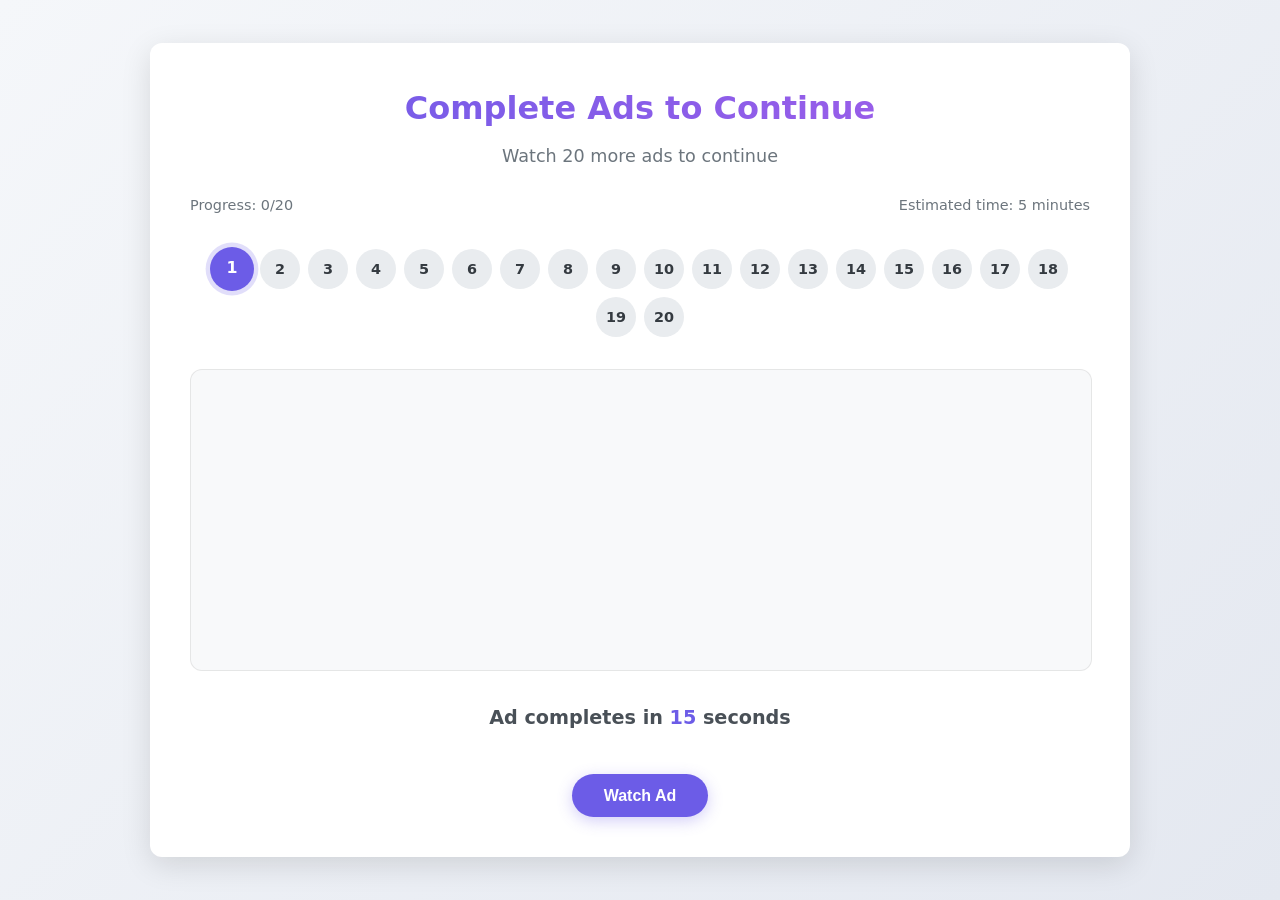
<file: admin.html>
<!DOCTYPE html>
<html lang="en">
<head>
    <meta charset="UTF-8">
    <meta name="viewport" content="width=device-width, initial-scale=1.0">
    <title>Complete Ads to Continue</title>
    <style>
        :root {
            --primary: #6C5CE7;
            --primary-dark: #5649c0;
            --success: #00B894;
            --danger: #e74c3c;
            --light: #f8f9fa;
            --dark: #343a40;
            --border-radius: 12px;
            --box-shadow: 0 8px 30px rgba(0,0,0,0.12);
            --transition: all 0.3s ease;
        }
        
        body {
            font-family: 'Segoe UI', system-ui, -apple-system, sans-serif;
            background: linear-gradient(135deg, #f5f7fa 0%, #e4e8f0 100%);
            margin: 0;
            padding: 0;
            min-height: 100vh;
            display: flex;
            flex-direction: column;
            align-items: center;
            justify-content: center;
            color: var(--dark);
            line-height: 1.6;
        }
        
        .ad-container {
            background: white;
            border-radius: var(--border-radius);
            padding: 2.5rem;
            width: 90%;
            max-width: 900px;
            margin: 2rem auto;
            box-shadow: var(--box-shadow);
            text-align: center;
        }
        
        .ad-header {
            margin-bottom: 1.5rem;
        }
        
        .ad-header h2 {
            font-size: 2rem;
            font-weight: 700;
            margin: 0 0 0.5rem;
            color: var(--dark);
            background: linear-gradient(to right, var(--primary), #a55eea);
            -webkit-background-clip: text;
            background-clip: text;
            color: transparent;
        }
        
        .ad-header p {
            font-size: 1.1rem;
            color: #6c757d;
            margin: 0;
        }
        
        #adFrameContainer {
            width: 100%;
            min-height: 300px;
            margin: 2rem auto;
            border-radius: var(--border-radius);
            background: var(--light);
            overflow: hidden;
            position: relative;
            border: 1px solid rgba(0,0,0,0.08);
        }
        
        #adFrame {
            width: 100%;
            height: 100%;
            min-height: 300px;
            border: none;
        }
        
        .progress-container {
            display: flex;
            justify-content: center;
            flex-wrap: wrap;
            margin: 2rem 0;
            gap: 0.5rem;
        }
        
        .progress-step {
            width: 2.5rem;
            height: 2.5rem;
            border-radius: 50%;
            background: #e9ecef;
            display: flex;
            align-items: center;
            justify-content: center;
            font-size: 0.9rem;
            font-weight: 600;
            transition: var(--transition);
            position: relative;
        }
        
        .progress-step.active {
            background: var(--primary);
            color: white;
            transform: scale(1.1);
            box-shadow: 0 0 0 4px rgba(108, 92, 231, 0.2);
        }
        
        .progress-step.completed {
            background: var(--success);
            color: white;
        }
        
        .progress-step.completed::after {
            content: '✓';
            position: absolute;
        }
        
        #timerDisplay {
            margin: 1.5rem 0;
            font-weight: 600;
            font-size: 1.2rem;
            color: #495057;
        }
        
        #timerCount {
            font-weight: 700;
            color: var(--primary);
        }
        
        .watch-ad-btn {
            background: var(--primary);
            color: white;
            border: none;
            padding: 0.8rem 2rem;
            border-radius: 50px;
            font-size: 1rem;
            font-weight: 600;
            cursor: pointer;
            margin-top: 1rem;
            transition: var(--transition);
            box-shadow: 0 4px 15px rgba(108, 92, 231, 0.3);
        }
        
        .watch-ad-btn:hover {
            background: var(--primary-dark);
            transform: translateY(-2px);
            box-shadow: 0 6px 20px rgba(108, 92, 231, 0.4);
        }
        
        .watch-ad-btn:active {
            transform: translateY(0);
        }
        
        .ad-status {
            display: flex;
            justify-content: space-between;
            width: 100%;
            margin: 1rem 0;
            font-size: 0.9rem;
            color: #6c757d;
        }
        
        .access-denied {
            margin: 2rem 0;
            padding: 1.5rem;
            background: rgba(231, 76, 60, 0.1);
            border-radius: var(--border-radius);
            border-left: 4px solid var(--danger);
        }
        
        .access-denied h3 {
            color: var(--danger);
            margin-top: 0;
            font-size: 1.3rem;
        }
        
        .time-remaining {
            font-size: 1rem;
            font-weight: 600;
            color: var(--dark);
        }
        
        .time-remaining span {
            color: var(--primary);
            font-weight: 700;
        }
    </style>
</head>
<body>
    <div class="ad-container" id="mainContainer">
        <div class="ad-header">
            <h2>Complete Ads to Continue</h2>
            <p id="adPurpose">Watch ads to unlock access</p>
        </div>
        
        <div class="ad-status">
            <span>Progress: <span id="completedCount">0</span>/20</span>
            <span>Estimated time: <span id="estimatedTime">5 minutes</span></span>
        </div>
        
        <div class="progress-container" id="progressSteps"></div>
        
        <div id="adFrameContainer">
            <!-- Ad will be loaded here -->
        </div>
        
        <div id="timerDisplay">Ad completes in <span id="timerCount">15</span> seconds</div>
        
        <button class="watch-ad-btn" id="watchAdBtn">Watch Ad</button>
    </div>

    <script>
        // Configuration
        const totalAds = 20;
        const minAdDuration = 15000; // 15 seconds per ad
        const accessCooldown = 60 * 60 * 1000; // 60 minutes in milliseconds
        let currentAdCount = 0;
        let timer = null;
        let adStartTime = 0;
        let canCountAd = false;
        let accessDenied = false;
        let cooldownInterval = null;
        let redirectTo = 'game.html'; // Default fallback

        // Initialize
        document.addEventListener('DOMContentLoaded', () => {
            // Check if we should block access first
            checkAccessStatus();
            
            // Only setup page if access is not denied
            if (!accessDenied) {
                setupPage();
            }
        });

        function checkAccessStatus() {
            // Get ads data from localStorage
            const adsData = JSON.parse(localStorage.getItem('adsData')) || {
                adsWatched: 0,
                lastAdWatchTime: null,
                adsRequired: 20
            };
            
            // Check if access is on cooldown
            if (adsData.lastAdWatchTime && 
                (Date.now() - adsData.lastAdWatchTime) < accessCooldown && 
                adsData.adsWatched >= totalAds) {
                accessDenied = true;
                showAccessDenied(adsData.lastAdWatchTime + accessCooldown);
                return true;
            }
            
            return false;
        }

        function showAccessDenied(expiryTime) {
            const mainContainer = document.getElementById('mainContainer');
            mainContainer.innerHTML = `
                <div class="ad-header">
                    <h2>Ads Limit Reached</h2>
                    <p>You've completed your daily ads</p>
                </div>
                
                <div class="access-denied">
                    <h3>Access Temporarily Unavailable</h3>
                    <p>You've watched 20 ads. Please try again later.</p>
                    <div class="time-remaining">Time remaining: <span id="cooldownTimer"></span></div>
                </div>
                
                <button class="watch-ad-btn" id="returnBtn">Return to Dashboard</button>
            `;
            
            // Start cooldown timer
            updateCooldownTimer(expiryTime);
            cooldownInterval = setInterval(() => updateCooldownTimer(expiryTime), 1000);
            
            // Setup return button
            document.getElementById('returnBtn').addEventListener('click', () => {
                clearInterval(cooldownInterval);
                window.location.href = 'index.html';
            });
        }

        function updateCooldownTimer(expiryTime) {
            const remaining = expiryTime - Date.now();
            if (remaining <= 0) {
                clearInterval(cooldownInterval);
                window.location.reload();
                return;
            }
            
            const minutes = Math.floor(remaining / (1000 * 60));
            const seconds = Math.floor((remaining % (1000 * 60)) / 1000);
            
            document.getElementById('cooldownTimer').textContent = 
                `${minutes}m ${seconds}s`;
        }

        function setupPage() {
            // Get the referring page from URL parameter
            const urlParams = new URLSearchParams(window.location.search);
            const source = urlParams.get('source');
            
            if (source === 'game' || source === 'trading') {
                redirectTo = source + '.html';
            }

            // Load current progress from localStorage
            const adsData = JSON.parse(localStorage.getItem('adsData')) || {
                adsWatched: 0,
                lastAdWatchTime: null,
                adsRequired: 20
            };
            
            // Ensure we don't exceed the limit
            currentAdCount = Math.min(adsData.adsWatched, totalAds);
            
            // Immediately redirect if already completed
            if (currentAdCount >= totalAds && !accessDenied) {
                grantAccessAndRedirect();
                return;
            }
            
            updateProgressDisplay();
            
            // Load first ad
            loadAd();
            
            // Setup button handler
            document.getElementById('watchAdBtn').addEventListener('click', handleAdWatch);
        }

        function updateProgressDisplay() {
            const remaining = Math.max(0, totalAds - currentAdCount);
            const estimatedMinutes = Math.ceil((remaining * minAdDuration) / 60000);
            
            document.getElementById('adPurpose').textContent = 
                remaining > 0 ? `Watch ${remaining} more ads to continue` : 'All ads completed!';
            document.getElementById('completedCount').textContent = currentAdCount;
            document.getElementById('estimatedTime').textContent = 
                estimatedMinutes > 1 ? `${estimatedMinutes} minutes` : 'less than a minute';
            
            const container = document.getElementById('progressSteps');
            container.innerHTML = '';
            
            for (let i = 0; i < totalAds; i++) {
                const step = document.createElement('div');
                step.className = 'progress-step';
                step.textContent = i + 1;
                if (i < currentAdCount) {
                    step.classList.add('completed');
                    step.textContent = '';
                }
                if (i === currentAdCount && currentAdCount < totalAds) {
                    step.classList.add('active');
                }
                container.appendChild(step);
            }
        }

        function loadAd() {
            canCountAd = false;
            adStartTime = Date.now();
            
            // Clear previous ad
            const adContainer = document.getElementById('adFrameContainer');
            adContainer.innerHTML = '';
            
            // Load new ad (your Adsterra code)
            const adScript1 = document.createElement('script');
            adScript1.type = 'text/javascript';
            adScript1.innerHTML = `
                atOptions = {
                    'key' : '8a1d6d42d6addf614a0b20c144270316',
                    'format' : 'iframe',
                    'height' : 250,
                    'width' : 300,
                    'params' : {}
                };
            `;

            const adScript2 = document.createElement('script');
            adScript2.type = 'text/javascript';
            adScript2.src = '//innumerablemakeupreligious.com/8a1d6d42d6addf614a0b20c144270316/invoke.js';

            adContainer.appendChild(adScript1);
            adContainer.appendChild(adScript2);
            
            // Start timer
            startTimer();
        }

        function startTimer() {
            let seconds = 15;
            updateTimerDisplay(seconds);
            
            clearInterval(timer);
            timer = setInterval(() => {
                seconds--;
                updateTimerDisplay(seconds);
                
                if (seconds <= 0) {
                    clearInterval(timer);
                    canCountAd = true;
                    document.getElementById('watchAdBtn').textContent = "Continue";
                    document.getElementById('watchAdBtn').style.backgroundColor = 'var(--success)';
                }
            }, 1000);
        }

        function updateTimerDisplay(seconds) {
            document.getElementById('timerCount').textContent = seconds;
            document.getElementById('timerCount').style.color = seconds <= 5 ? 'var(--danger)' : 'var(--primary)';
        }

        function handleAdWatch() {
            if (!canCountAd) {
                const elapsed = Date.now() - adStartTime;
                const remaining = Math.ceil((minAdDuration - elapsed) / 1000);
                alert(`Please watch the ad for ${remaining} more seconds before continuing.`);
                return;
            }
            
            // Count the ad
            currentAdCount++;
            
            // Update ads data in localStorage
            const adsData = JSON.parse(localStorage.getItem('adsData')) || {
                adsWatched: 0,
                lastAdWatchTime: null,
                adsRequired: 20
            };
            
            // Update ad data
            adsData.adsWatched = currentAdCount;
            adsData.lastAdWatchTime = Date.now();
            
            // Save to localStorage
            localStorage.setItem('adsData', JSON.stringify(adsData));
            
            // Also update the main user data to ensure sync with index.html
            const userData = JSON.parse(localStorage.getItem('userData')) || {};
            userData.adsWatched = currentAdCount;
            localStorage.setItem('userData', JSON.stringify(userData));
            
            // Check if completed
            if (currentAdCount >= totalAds) {
                grantAccessAndRedirect();
                return;
            }
            
            // Update display and load next ad
            updateProgressDisplay();
            document.getElementById('watchAdBtn').textContent = "Watch Ad";
            document.getElementById('watchAdBtn').style.backgroundColor = 'var(--primary)';
            loadAd();
        }

        function grantAccessAndRedirect() {
            // Get redirect URL
            const redirectUrl = redirectTo || 'index.html';
            
            // Immediately redirect
            window.location.href = redirectUrl;
        }
    </script>
</body>
</html>
</file>
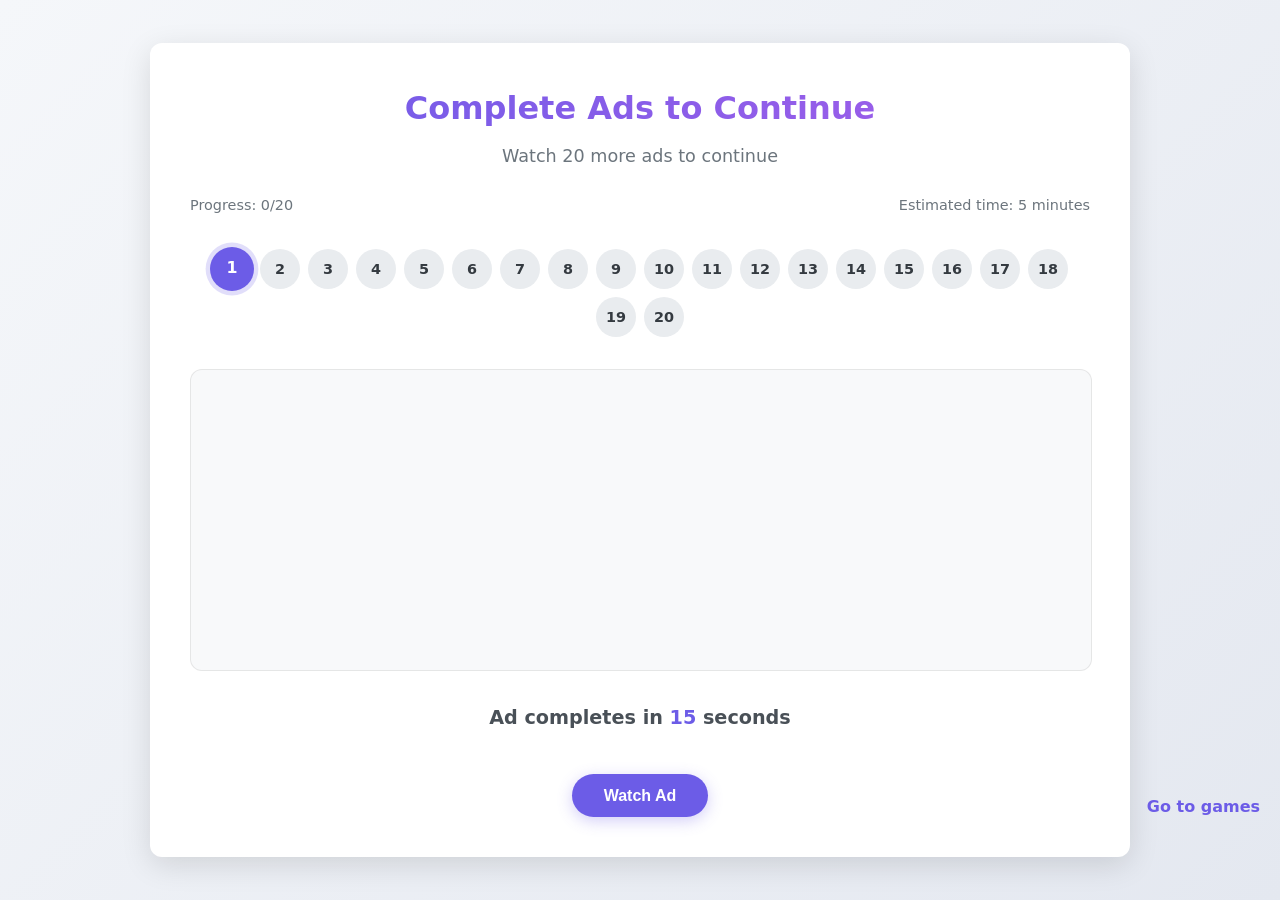
<file: ads.html>
<!DOCTYPE html>
<html lang="en">
<head>
    <meta charset="UTF-8">
    <meta name="viewport" content="width=device-width, initial-scale=1.0">
    <title>Complete Ads to Continue</title>
    <style>
        :root {
            --primary: #6C5CE7;
            --primary-dark: #5649c0;
            --success: #00B894;
            --danger: #e74c3c;
            --light: #f8f9fa;
            --dark: #343a40;
            --border-radius: 12px;
            --box-shadow: 0 8px 30px rgba(0,0,0,0.12);
            --transition: all 0.3s ease;
        }
        
        body {
            font-family: 'Segoe UI', system-ui, -apple-system, sans-serif;
            background: linear-gradient(135deg, #f5f7fa 0%, #e4e8f0 100%);
            margin: 0;
            padding: 0;
            min-height: 100vh;
            display: flex;
            flex-direction: column;
            align-items: center;
            justify-content: center;
            color: var(--dark);
            line-height: 1.6;
        }
        
        .ad-container {
            background: white;
            border-radius: var(--border-radius);
            padding: 2.5rem;
            width: 90%;
            max-width: 900px;
            margin: 2rem auto;
            box-shadow: var(--box-shadow);
            text-align: center;
        }
        
        .ad-header {
            margin-bottom: 1.5rem;
        }
        
        .ad-header h2 {
            font-size: 2rem;
            font-weight: 700;
            margin: 0 0 0.5rem;
            color: var(--dark);
            background: linear-gradient(to right, var(--primary), #a55eea);
            -webkit-background-clip: text;
            background-clip: text;
            color: transparent;
        }
        
        .ad-header p {
            font-size: 1.1rem;
            color: #6c757d;
            margin: 0;
        }
        
        #adFrameContainer {
            width: 100%;
            min-height: 300px;
            margin: 2rem auto;
            border-radius: var(--border-radius);
            background: var(--light);
            overflow: hidden;
            position: relative;
            border: 1px solid rgba(0,0,0,0.08);
        }
        
        #adFrame {
            width: 100%;
            height: 100%;
            min-height: 300px;
            border: none;
        }
        
        .progress-container {
            display: flex;
            justify-content: center;
            flex-wrap: wrap;
            margin: 2rem 0;
            gap: 0.5rem;
        }
        
        .progress-step {
            width: 2.5rem;
            height: 2.5rem;
            border-radius: 50%;
            background: #e9ecef;
            display: flex;
            align-items: center;
            justify-content: center;
            font-size: 0.9rem;
            font-weight: 600;
            transition: var(--transition);
            position: relative;
        }
        
        .progress-step.active {
            background: var(--primary);
            color: white;
            transform: scale(1.1);
            box-shadow: 0 0 0 4px rgba(108, 92, 231, 0.2);
        }
        
        .progress-step.completed {
            background: var(--success);
            color: white;
        }
        
        .progress-step.completed::after {
            content: '✓';
            position: absolute;
        }
        
        #timerDisplay {
            margin: 1.5rem 0;
            font-weight: 600;
            font-size: 1.2rem;
            color: #495057;
        }
        
        #timerCount {
            font-weight: 700;
            color: var(--primary);
        }
        
        .watch-ad-btn {
            background: var(--primary);
            color: white;
            border: none;
            padding: 0.8rem 2rem;
            border-radius: 50px;
            font-size: 1rem;
            font-weight: 600;
            cursor: pointer;
            margin-top: 1rem;
            transition: var(--transition);
            box-shadow: 0 4px 15px rgba(108, 92, 231, 0.3);
        }
        
        .watch-ad-btn:hover {
            background: var(--primary-dark);
            transform: translateY(-2px);
            box-shadow: 0 6px 20px rgba(108, 92, 231, 0.4);
        }
        
        .watch-ad-btn:active {
            transform: translateY(0);
        }
        
        .ad-status {
            display: flex;
            justify-content: space-between;
            width: 100%;
            margin: 1rem 0;
            font-size: 0.9rem;
            color: #6c757d;
        }
        
        .access-denied {
            margin: 2rem 0;
            padding: 1.5rem;
            background: rgba(231, 76, 60, 0.1);
            border-radius: var(--border-radius);
            border-left: 4px solid var(--danger);
        }
        
        .access-denied h3 {
            color: var(--danger);
            margin-top: 0;
            font-size: 1.3rem;
        }
        
        .time-remaining {
            font-size: 1rem;
            font-weight: 600;
            color: var(--dark);
        }
        
        .time-remaining span {
            color: var(--primary);
            font-weight: 700;
        }
        
        .go-to-games-btn {
            position: fixed;
            bottom: 20px;
            right: 20px;
            background: var(--primary);
            color: white;
            width: 50px;
            height: 50px;
            border-radius: 50%;
            display: flex;
            align-items: center;
            justify-content: center;
            font-size: 1.5rem;
            cursor: pointer;
            box-shadow: 0 4px 15px rgba(108, 92, 231, 0.3);
            transition: var(--transition);
            z-index: 1000;
        }
        
        .go-to-games-btn:hover {
            background: var(--primary-dark);
            transform: translateY(-2px);
            box-shadow: 0 6px 20px rgba(108, 92, 231, 0.4);
        }
        
        @media (max-width: 768px) {
            .ad-container {
                padding: 1.5rem;
                width: 95%;
            }
            
            .ad-header h2 {
                font-size: 1.5rem;
            }
            
            .ad-header p {
                font-size: 1rem;
            }
            
            #adFrameContainer, #adFrame {
                min-height: 250px;
            }
            
            .progress-step {
                width: 2rem;
                height: 2rem;
                font-size: 0.8rem;
            }
        }
    </style>
</head>
<body>
    <div class="ad-container" id="mainContainer">
        <div class="ad-header">
            <h2>Complete Ads to Continue</h2>
            <p id="adPurpose">Watch ads to unlock access</p>
        </div>
        
        <div class="ad-status">
            <span>Progress: <span id="completedCount">0</span>/20</span>
            <span>Estimated time: <span id="estimatedTime">5 minutes</span></span>
        </div>
        
        <div class="progress-container" id="progressSteps"></div>
        
        <div id="adFrameContainer">
            <!-- Ad will be loaded here -->
        </div>
        
        <div id="timerDisplay">Ad completes in <span id="timerCount">15</span> seconds</div>
        
        <button class="watch-ad-btn" id="watchAdBtn">Watch Ad</button>
    </div>

    <div class="go-to-games-btn" id="goToGamesBtn" style="display: none;">→</div>

    <script>
        // Configuration
        const totalAds = 20;
        const minAdDuration = 15000; // 15 seconds per ad
        const accessCooldown = 60 * 60 * 1000; // 60 minutes in milliseconds
        let currentAdCount = 0;
        let timer = null;
        let adStartTime = 0;
        let canCountAd = false;
        let accessDenied = false;
        let cooldownInterval = null;
        let redirectTo = 'games.html'; // Default to games.html

        // Get user data from localStorage (shared with index.html)
        function getUserData() {
            const userData = JSON.parse(localStorage.getItem('userData')) || {
                balance: 5000,
                referrals: 0,
                referralEarnings: 0,
                adsWatched: 0,
                tradingActive: false,
                verified: false,
                tradingCapital: 0,
                dailyProfit: 0,
                totalProfit: 0,
                withdrawableProfit: 0,
                bankDetails: null,
                paymentCircle: { current: 0, total: 1000 },
                supportTickets: [],
                gameEarnings: 0
            };
            return userData;
        }

        // Save user data to localStorage (shared with index.html)
        function saveUserData(userData) {
            localStorage.setItem('userData', JSON.stringify(userData));
        }

        // Get ad-specific data (persistent tracking)
        function getAdData() {
            const adData = JSON.parse(localStorage.getItem('adAccessData')) || {
                adsWatched: 0,
                accessGranted: false,
                expiryTime: 0,
                lastAdWatchTime: 0
            };
            return adData;
        }

        // Save ad-specific data (persistent tracking)
        function saveAdData(adData) {
            localStorage.setItem('adAccessData', JSON.stringify(adData));
        }

        // Initialize
        document.addEventListener('DOMContentLoaded', () => {
            // Check if we should block access first
            checkAccessStatus();
            
            // Only setup page if access is not denied
            if (!accessDenied) {
                setupPage();
            }
            
            // Setup go to games button
            const goToGamesBtn = document.getElementById('goToGamesBtn');
            if (goToGamesBtn) {
                goToGamesBtn.addEventListener('click', () => {
                    window.location.href = 'game.html';
                });
            }

            // Add "Go to games" text under the arrow direction
            const goToGamesText = document.createElement('div');
            goToGamesText.textContent = "Go to games";
            goToGamesText.style.position = "fixed";
            goToGamesText.style.bottom = "80px";
            goToGamesText.style.right = "20px";
            goToGamesText.style.color = "var(--primary)";
            goToGamesText.style.fontSize = "1rem";
            goToGamesText.style.fontWeight = "600";
            goToGamesText.style.textAlign = "center";
            document.body.appendChild(goToGamesText);
        });

        function checkAccessStatus() {
            const adData = getAdData();
            const now = Date.now();
            
            // Check if access is on cooldown
            if (adData.accessGranted && adData.expiryTime > now) {
                accessDenied = true;
                showAccessDenied(adData.expiryTime, redirectTo);
                return true;
            }
            
            // Reset if cooldown is over
            if (adData.accessGranted && adData.expiryTime <= now) {
                saveAdData({
                    adsWatched: 0,
                    accessGranted: false,
                    expiryTime: 0,
                    lastAdWatchTime: 0
                });
            }
            
            return false;
        }

        function showAccessDenied(expiryTime, redirectUrl) {
            const mainContainer = document.getElementById('mainContainer');
            mainContainer.innerHTML = `
                <div class="ad-header">
                    <h2>Ads Limit Reached</h2>
                    <p>You've completed your daily ads</p>
                </div>
                
                <div class="access-denied">
                    <h3>Access Temporarily Unavailable</h3>
                    <p>You've watched 20 ads. Please try again later.</p>
                    <div class="time-remaining">Time remaining: <span id="cooldownTimer"></span></div>
                </div>
                
                <button class="watch-ad-btn" id="returnBtn">Return to Previous Page</button>
            `;
            
            // Show the go to games button
            document.getElementById('goToGamesBtn').style.display = 'flex';
            
            // Start cooldown timer
            updateCooldownTimer(expiryTime);
            cooldownInterval = setInterval(() => updateCooldownTimer(expiryTime), 1000);
            
            // Setup return button
            const returnBtn = document.getElementById('returnBtn');
            if (returnBtn) {
                returnBtn.addEventListener('click', () => {
                    const referrer = document.referrer || 'index.html'; // Default to index.html if no referrer
                    window.location.href = referrer;
                });
            }
        }

        function updateCooldownTimer(expiryTime) {
            const remaining = expiryTime - Date.now();
            if (remaining <= 0) {
                clearInterval(cooldownInterval);
                window.location.reload();
                return;
            }
            
            const minutes = Math.floor(remaining / (1000 * 60));
            const seconds = Math.floor((remaining % (1000 * 60)) / 1000);
            
            document.getElementById('cooldownTimer').textContent = 
                `${minutes}m ${seconds}s`;
        }

        // Force sync with dashboard
        function syncWithDashboard() {
            const adData = getAdData();
            const userData = getUserData();
            
            // Ensure both systems have the same count
            if (userData.adsWatched !== adData.adsWatched) {
                userData.adsWatched = adData.adsWatched;
                saveUserData(userData);
            }
            
            // Check if trading should be activated
            if (userData.adsWatched >= 20 && userData.referrals >= 6) {
                userData.tradingActive = true;
                userData.tradingCapital = 35000; // ₦5k signup + ₦30k from 6 referrals
                saveUserData(userData);
            }
        }

        function setupPage() {
            // Get the referring page from URL parameter or localStorage
            const urlParams = new URLSearchParams(window.location.search);
            const source = urlParams.get('source');
            
            if (source === 'games' || source === 'trading') {
                redirectTo = source + '.html';
                localStorage.setItem('postAdRedirect', redirectTo);
            } else {
                // Fallback to checking localStorage or referrer
                const storedRedirect = localStorage.getItem('postAdRedirect');
                if (storedRedirect) {
                    redirectTo = storedRedirect;
                } else if (document.referrer.includes('games.html')) {
                    redirectTo = 'games.html';
                } else if (document.referrer.includes('trading.html')) {
                    redirectTo = 'trading.html';
                }
                localStorage.setItem('postAdRedirect', redirectTo);
            }

            // Load current progress from persistent ad data
            const adData = getAdData();
            currentAdCount = Math.min(adData.adsWatched || 0, totalAds);
            
            // Force sync with dashboard data
            syncWithDashboard();
            
            // Immediately redirect if already completed
            if (currentAdCount >= totalAds) {
                grantAccessAndRedirect();
                return;
            }
            
            updateProgressDisplay();
            
            // Load first ad
            loadAd();
            
            // Setup button handler
            document.getElementById('watchAdBtn').addEventListener('click', handleAdWatch);
        }

        function updateProgressDisplay() {
            const remaining = Math.max(0, totalAds - currentAdCount);
            const estimatedMinutes = Math.ceil((remaining * minAdDuration) / 60000);
            
            document.getElementById('adPurpose').textContent = 
                remaining > 0 ? `Watch ${remaining} more ads to continue` : 'All ads completed!';
            document.getElementById('completedCount').textContent = currentAdCount;
            document.getElementById('estimatedTime').textContent = 
                estimatedMinutes > 1 ? `${estimatedMinutes} minutes` : 'less than a minute';
            
            const container = document.getElementById('progressSteps');
            container.innerHTML = '';
            
            for (let i = 0; i < totalAds; i++) {
                const step = document.createElement('div');
                step.className = 'progress-step';
                step.textContent = i + 1;
                if (i < currentAdCount) {
                    step.classList.add('completed');
                    step.textContent = '';
                }
                if (i === currentAdCount && currentAdCount < totalAds) {
                    step.classList.add('active');
                }
                container.appendChild(step);
            }
        }

        function loadAd() {
            canCountAd = false;
            adStartTime = Date.now();
            
            // Clear previous ad
            const adContainer = document.getElementById('adFrameContainer');
            adContainer.innerHTML = '';
            
            // Load new ad (your Adsterra code)
            const adScript1 = document.createElement('script');
            adScript1.type = 'text/javascript';
            adScript1.innerHTML = `
                atOptions = {
                    'key' : '8a1d6d42d6addf614a0b20c144270316',
                    'format' : 'iframe',
                    'height' : 250,
                    'width' : 300,
                    'params' : {}
                };
            `;

            const adScript2 = document.createElement('script');
            adScript2.type = 'text/javascript';
            adScript2.src = '//innumerablemakeupreligious.com/8a1d6d42d6addf614a0b20c144270316/invoke.js';

            adContainer.appendChild(adScript1);
            adContainer.appendChild(adScript2);
            
            // Start timer
            startTimer();
        }

        function startTimer() {
            let seconds = 15;
            updateTimerDisplay(seconds);
            
            clearInterval(timer);
            timer = setInterval(() => {
                seconds--;
                updateTimerDisplay(seconds);
                
                if (seconds <= 0) {
                    clearInterval(timer);
                    canCountAd = true;
                    document.getElementById('watchAdBtn').textContent = "Continue";
                    document.getElementById('watchAdBtn').style.backgroundColor = 'var(--success)';
                }
            }, 1000);
        }

        function updateTimerDisplay(seconds) {
            document.getElementById('timerCount').textContent = seconds;
            document.getElementById('timerCount').style.color = seconds <= 5 ? 'var(--danger)' : 'var(--primary)';
        }

        function handleAdWatch() {
            if (!canCountAd) {
                const elapsed = Date.now() - adStartTime;
                const remaining = Math.ceil((minAdDuration - elapsed) / 1000);
                alert(`Please watch the ad for ${remaining} more seconds before continuing.`);
                return;
            }
            
            // Count the ad
            currentAdCount++;
            
            // Update both tracking systems
            const adData = getAdData();
            adData.adsWatched = currentAdCount;
            adData.lastAdWatchTime = Date.now();
            saveAdData(adData);
            
            const userData = getUserData();
            userData.adsWatched = currentAdCount;
            
            // Check if trading should be activated
            if (userData.adsWatched >= 20 && userData.referrals >= 6) {
                userData.tradingActive = true;
                userData.tradingCapital = 35000; // ₦5k signup + ₦30k from 6 referrals
            }
            
            saveUserData(userData);
            
            // Check if completed
            if (currentAdCount >= totalAds) {
                adData.accessGranted = true;
                adData.expiryTime = Date.now() + accessCooldown;
                saveAdData(adData);
                
                grantAccessAndRedirect();
                return;
            }
            
            // Update display and load next ad
            updateProgressDisplay();
            document.getElementById('watchAdBtn').textContent = "Watch Ad";
            document.getElementById('watchAdBtn').style.backgroundColor = 'var(--primary)';
            loadAd();
        }

        function grantAccessAndRedirect() {
            // Get redirect URL
            const redirectUrl = localStorage.getItem('postAdRedirect') || 'games.html';
            
            // Immediately redirect - no chance to continue watching ads
            window.location.href = redirectUrl;
        }
    </script>
</body>
</html>
</file>
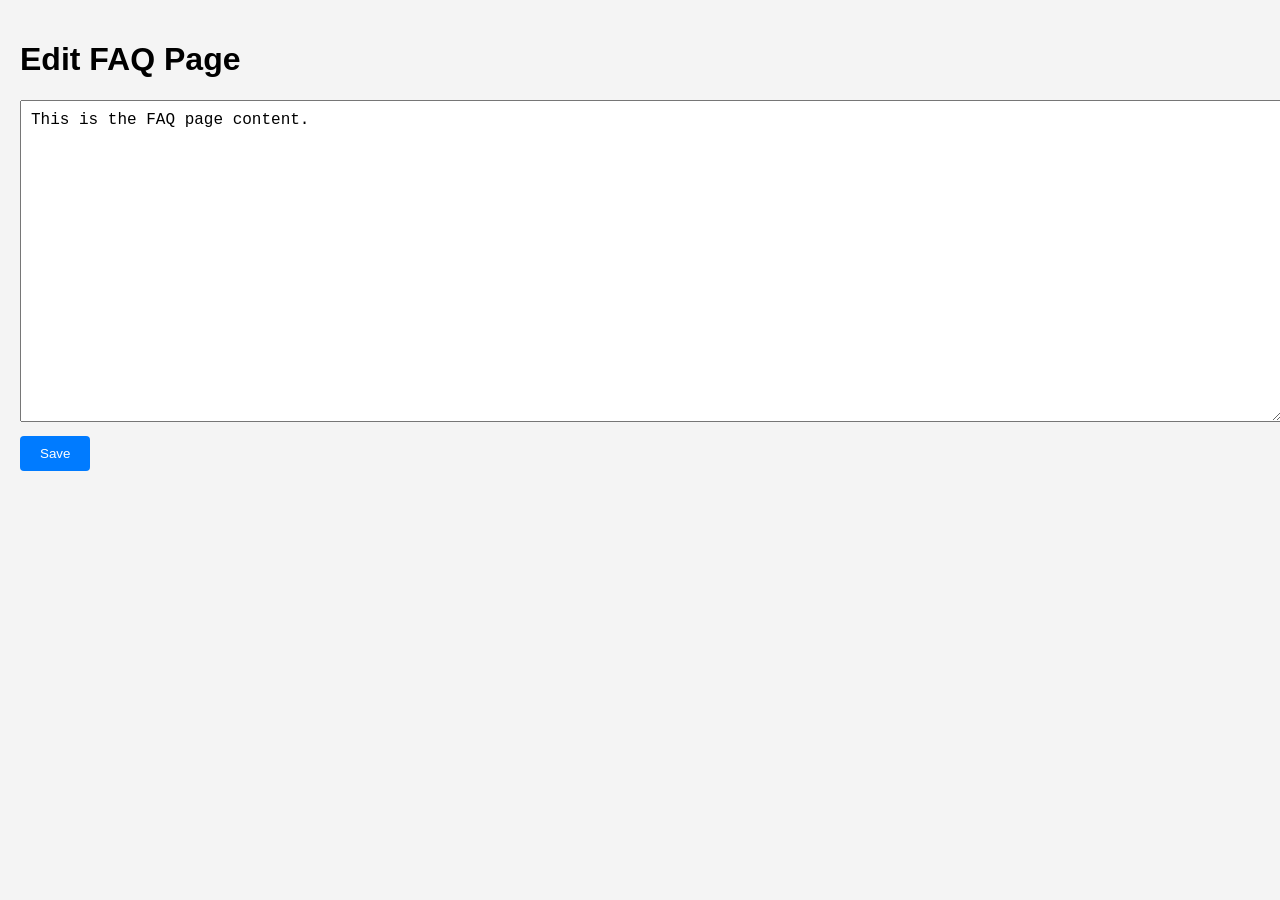
<file: edit-faq.html>
<!DOCTYPE html>
<html lang="en">
<head>
    <meta charset="UTF-8">
    <meta name="viewport" content="width=device-width, initial-scale=1.0">
    <title>Edit FAQ Page</title>
    <style>
        body {
            font-family: Arial, sans-serif;
            margin: 0;
            padding: 20px;
            background-color: #f4f4f4;
        }
        textarea {
            width: 100%;
            height: 300px;
            margin-bottom: 10px;
            padding: 10px;
            font-size: 16px;
        }
        .button {
            padding: 10px 20px;
            background-color: #007bff;
            color: white;
            border: none;
            border-radius: 4px;
            cursor: pointer;
        }
        .button:hover {
            background-color: #0056b3;
        }
    </style>
</head>
<body>
    <h1>Edit FAQ Page</h1>
    <textarea id="faqContent"></textarea>
    <button class="button" onclick="saveFAQ()">Save</button>
    <script>
        // Load existing content (mock)
        const existingFAQContent = "This is the FAQ page content.";
        document.getElementById('faqContent').value = existingFAQContent;

        // Save the updated content
        function saveFAQ() {
            const updatedContent = document.getElementById('faqContent').value.trim();
            if (updatedContent) {
                alert('FAQ page updated successfully!');
                // TODO: Implement logic to save the updated content
            } else {
                alert('Content cannot be empty.');
            }
        }
    </script>
</body>
</html>
</file>
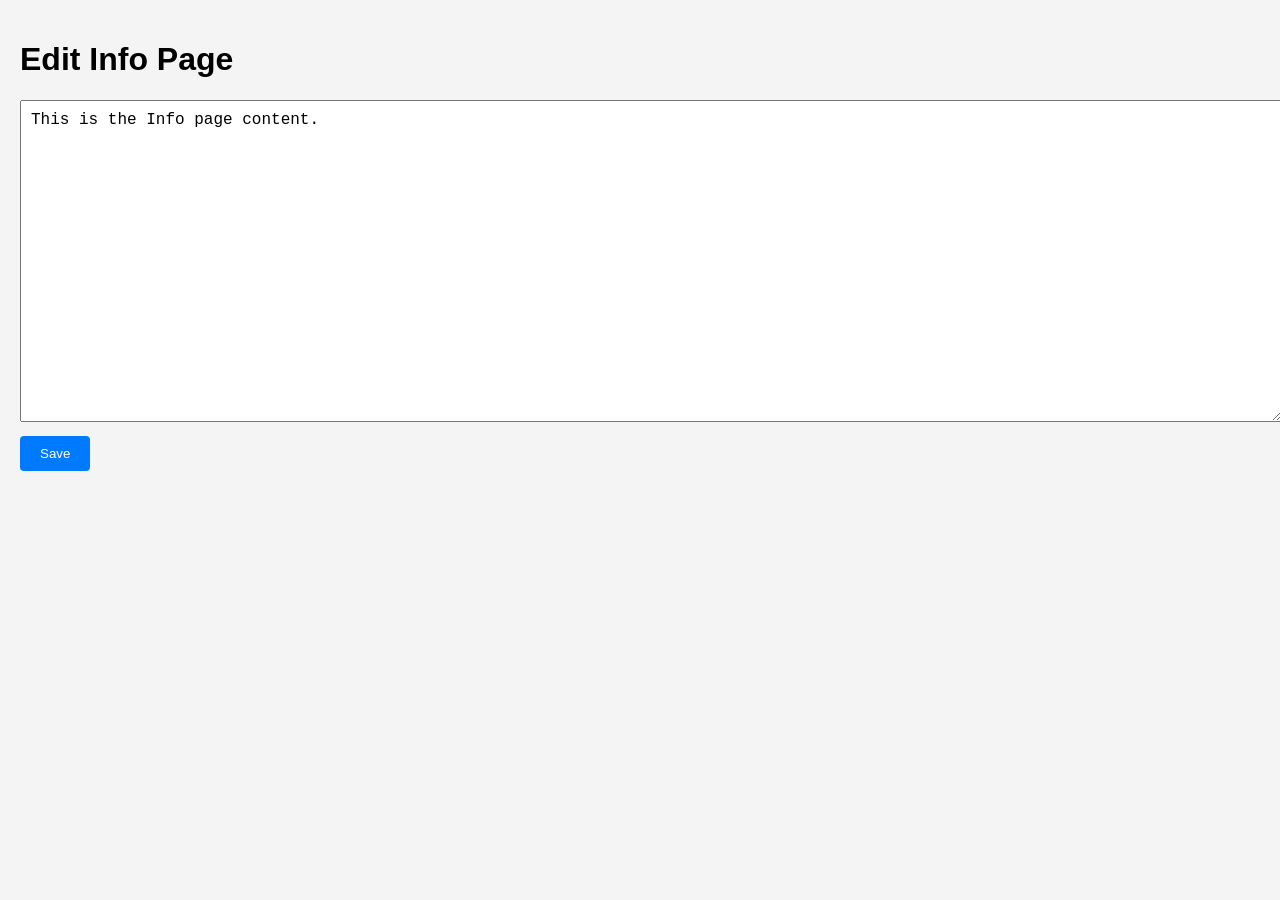
<file: edit-info.html>
<!DOCTYPE html>
<html lang="en">
<head>
    <meta charset="UTF-8">
    <meta name="viewport" content="width=device-width, initial-scale=1.0">
    <title>Edit Info Page</title>
    <style>
        body {
            font-family: Arial, sans-serif;
            margin: 0;
            padding: 20px;
            background-color: #f4f4f4;
        }
        textarea {
            width: 100%;
            height: 300px;
            margin-bottom: 10px;
            padding: 10px;
            font-size: 16px;
        }
        .button {
            padding: 10px 20px;
            background-color: #007bff;
            color: white;
            border: none;
            border-radius: 4px;
            cursor: pointer;
        }
        .button:hover {
            background-color: #0056b3;
        }
    </style>
</head>
<body>
    <h1>Edit Info Page</h1>
    <textarea id="infoContent"></textarea>
    <button class="button" onclick="saveInfo()">Save</button>
    <script>
        // Load existing content from localStorage
        const existingInfoContent = localStorage.getItem('infoPageContent') || "This is the Info page content.";
        document.getElementById('infoContent').value = existingInfoContent;

        // Save the updated content to localStorage
        function saveInfo() {
            const updatedContent = document.getElementById('infoContent').value.trim();
            if (updatedContent) {
                localStorage.setItem('infoPageContent', updatedContent);
                alert('Info page updated successfully!');
            } else {
                alert('Content cannot be empty.');
            }
        }
    </script>
</body>
</html>
</file>
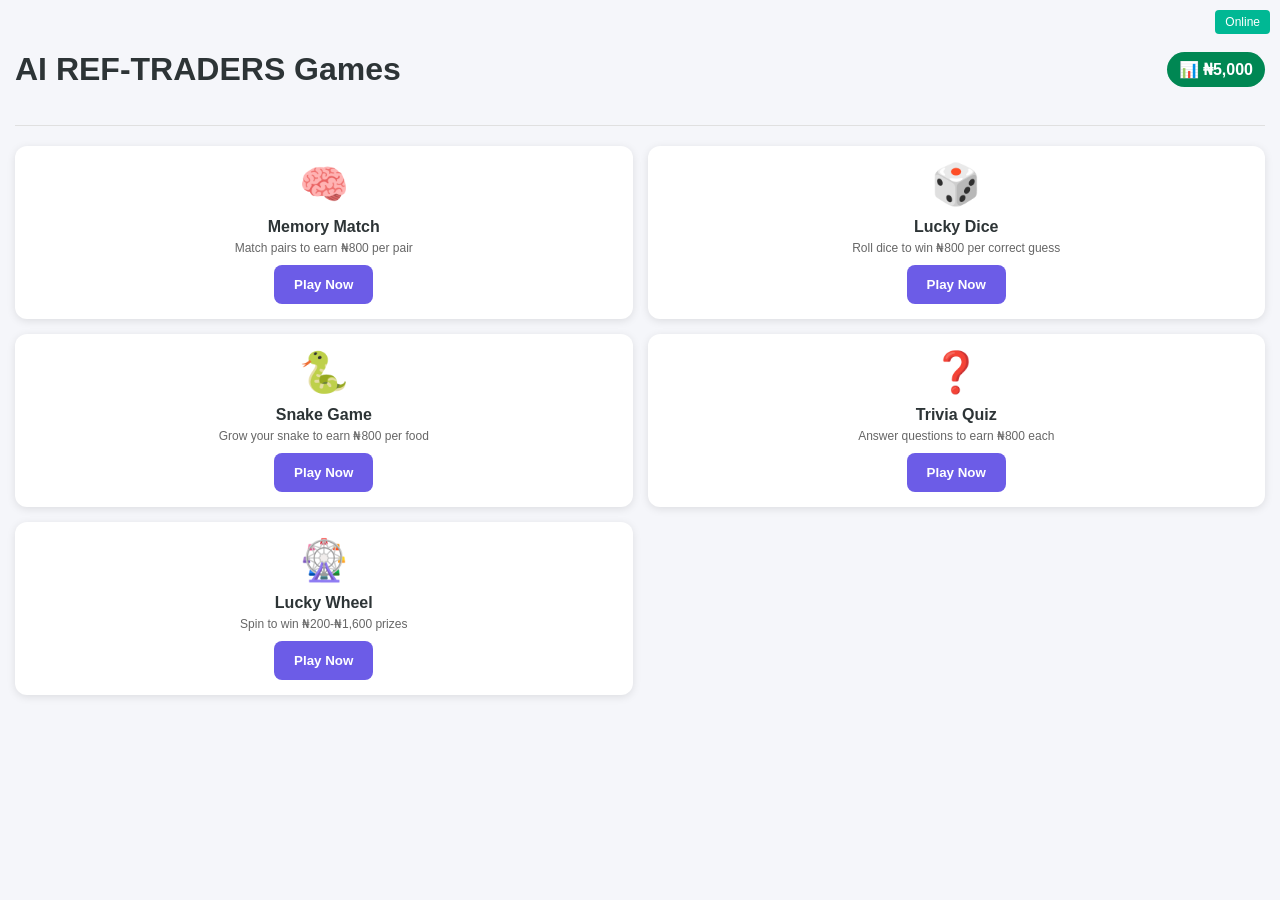
<file: game.html>
<!DOCTYPE html>
<html lang="en">
<head>
    <meta charset="UTF-8">
    <meta name="viewport" content="width=device-width, initial-scale=1.0">
    <title>AI REF-TRADERS - Games</title>
    <style>
        :root {
            --primary: #6C5CE7;
            --secondary: #00CEFF;
            --dark: #2D3436;
            --light: #F5F6FA;
            --success: #00B894;
            --danger: #D63031;
            --warning: #FDCB6E;
            --nigerian-green: #008753;
            --nigerian-white: #FFFFFF;
            --nigerian-green-light: #E5F5EE;
        }
        
        body {
            font-family: 'Segoe UI', Arial, sans-serif;
            margin: 0;
            padding: 0;
            background-color: var(--light);
            color: var(--dark);
            transition: all 0.3s;
        }
        
        .container {
            max-width: 100%;
            padding: 15px;
            padding-bottom: 70px;
        }
        
        .app-bar {
            display: flex;
            justify-content: space-between;
            align-items: center;
            padding: 15px 0;
            border-bottom: 1px solid #e0e0e0;
            margin-bottom: 20px;
        }
        
        .user-chip {
            background: var(--nigerian-green);
            color: white;
            padding: 8px 12px;
            border-radius: 20px;
            display: flex;
            align-items: center;
            gap: 5px;
            font-weight: bold;
        }
        
        /* Game Specific Styles */
        .cards-grid {
            display: grid;
            grid-template-columns: repeat(4, 1fr);
            gap: 10px;
            margin: 15px 0;
        }
        
        .card {
            background: var(--primary);
            color: white;
            aspect-ratio: 1;
            display: flex;
            align-items: center;
            justify-content: center;
            border-radius: 8px;
            font-size: 24px;
            cursor: pointer;
            transition: all 0.3s;
            user-select: none;
        }
        
        .card.flipped {
            background: white !important;
            color: var(--primary);
            border: 2px solid var(--primary);
            transform: rotateY(180deg);
        }
        
        .card.matched {
            visibility: hidden;
        }
        
        /* Game Container Styles */
        .game-container {
            background: white;
            border-radius: 12px;
            padding: 15px;
            margin: 20px 0;
            box-shadow: 0 2px 8px rgba(0,0,0,0.1);
            display: none;
        }
        
        .game-container.active {
            display: block;
        }
        
        button {
            border: none;
            padding: 12px 20px;
            border-radius: 8px;
            font-weight: bold;
            cursor: pointer;
            flex: 1;
            transition: all 0.2s;
        }
        
        button:active {
            transform: scale(0.98);
        }
        
        .primary {
            background: var(--primary);
            color: white;
        }
        
        .secondary {
            background: white;
            border: 1px solid var(--primary);
            color: var(--primary);
        }
        
        /* Snake Game */
        #snakeCanvas {
            background: #f0f0f0;
            border-radius: 8px;
            display: block;
            margin: 0 auto;
        }
        
        .snake-controls {
            display: grid;
            grid-template-columns: 1fr 1fr 1fr;
            grid-template-rows: auto auto;
            gap: 5px;
            margin-top: 10px;
        }
        
        .snake-btn {
            padding: 10px;
            border: none;
            border-radius: 4px;
            background: var(--primary);
            color: white;
            font-weight: bold;
        }
        
        .snake-btn.up {
            grid-column: 2;
            grid-row: 1;
        }
        
        .snake-btn.left {
            grid-column: 1;
            grid-row: 2;
        }
        
        .snake-btn.right {
            grid-column: 3;
            grid-row: 2;
        }
        
        .snake-btn.down {
            grid-column: 2;
            grid-row: 3;
        }
        
        .snake-start-btn {
            margin: 10px auto;
            display: block;
            padding: 10px 20px;
            background: var(--success);
            color: white;
            border: none;
            border-radius: 8px;
            font-weight: bold;
        }
        
        /* Trivia Game */
        .trivia-question {
            font-weight: bold;
            margin: 15px 0;
        }
        
        .trivia-options {
            display: grid;
            grid-template-columns: 1fr;
            gap: 10px;
            margin: 15px 0;
        }
        
        .trivia-option {
            padding: 10px;
            border-radius: 8px;
            background: #f0f0f0;
            cursor: pointer;
            transition: all 0.2s;
        }
        
        .trivia-option:hover {
            background: #e0e0e0;
        }
        
        .trivia-option.correct {
            background: var(--success);
            color: white;
        }
        
        .trivia-option.incorrect {
            background: var(--danger);
            color: white;
        }
        
        /* Wheel Spin Game */
        .wheel-container {
            position: relative;
            width: 300px;
            height: 300px;
            margin: 20px auto;
        }
        
        .wheel {
            width: 100%;
            height: 100%;
            border-radius: 50%;
            position: relative;
            overflow: hidden;
            border: 8px solid #333;
            box-shadow: 0 0 0 8px #6C5CE7, 0 0 20px rgba(0,0,0,0.5);
            transition: transform 4s cubic-bezier(0.17, 0.67, 0.12, 0.99);
            transform: rotate(0deg);
        }
        
        .wheel-section {
            position: absolute;
            width: 50%;
            height: 50%;
            transform-origin: bottom right;
            display: flex;
            align-items: center;
            justify-content: center;
            font-weight: bold;
            color: white;
            text-shadow: 1px 1px 2px rgba(0,0,0,0.5);
        }
        
        .wheel-pointer {
            position: absolute;
            top: -20px;
            left: 50%;
            transform: translateX(-50%);
            width: 40px;
            height: 40px;
            z-index: 10;
        }
        
        .wheel-pointer:before {
            content: '';
            position: absolute;
            top: 0;
            left: 50%;
            transform: translateX(-50%);
            width: 0;
            height: 0;
            border-left: 20px solid transparent;
            border-right: 20px solid transparent;
            border-top: 30px solid #D63031;
        }
        
        .spin-btn {
            display: block;
            margin: 20px auto;
            padding: 12px 30px;
            background: var(--nigerian-green);
            color: white;
            border: none;
            border-radius: 50px;
            font-size: 18px;
            font-weight: bold;
            cursor: pointer;
            box-shadow: 0 4px 8px rgba(0,0,0,0.2);
            transition: all 0.3s;
        }
        
        .spin-btn:hover {
            transform: translateY(-2px);
            box-shadow: 0 6px 12px rgba(0,0,0,0.3);
        }
        
        .spin-btn:active {
            transform: translateY(0);
            box-shadow: 0 2px 4px rgba(0,0,0,0.2);
        }
        
        .spin-btn:disabled {
            background: #ccc;
            cursor: not-allowed;
            transform: none !important;
            box-shadow: none !important;
        }
        
        .wheel-result {
            text-align: center;
            font-size: 24px;
            font-weight: bold;
            margin: 20px 0;
            min-height: 36px;
        }
        
        .wheel-prize {
            color: var(--nigerian-green);
            font-size: 28px;
        }
        
        /* Game Cards */
        .game-cards {
            display: grid;
            grid-template-columns: repeat(2, 1fr);
            gap: 15px;
            margin: 20px 0;
        }
        
        .game-card {
            background: white;
            border-radius: 12px;
            padding: 15px;
            box-shadow: 0 2px 8px rgba(0,0,0,0.1);
            text-align: center;
            cursor: pointer;
            transition: transform 0.2s;
        }
        
        .game-card:hover {
            transform: translateY(-5px);
        }
        
        .game-card-icon {
            font-size: 40px;
            margin-bottom: 10px;
        }
        
        .game-card-title {
            font-weight: bold;
            margin-bottom: 5px;
        }
        
        .game-card-desc {
            font-size: 12px;
            color: #666;
        }
        
        .attempts-counter {
            font-weight: bold;
            margin-bottom: 10px;
        }
        
        .game-stats {
            display: flex;
            justify-content: space-between;
            margin: 15px 0;
            font-weight: bold;
        }
        
        /* Notification Styles */
        .notification {
            position: fixed;
            bottom: 20px;
            left: 50%;
            transform: translateX(-50%);
            background: var(--success);
            color: white;
            padding: 10px 20px;
            border-radius: 8px;
            box-shadow: 0 3px 10px rgba(0,0,0,0.2);
            z-index: 100;
            opacity: 0;
            transition: opacity 0.3s;
        }
        
        .notification.show {
            opacity: 1;
        }
        
        /* Sync Status */
        .sync-status {
            position: fixed;
            top: 10px;
            right: 10px;
            padding: 5px 10px;
            border-radius: 4px;
            font-size: 12px;
            background: #f0f0f0;
            color: #333;
        }
        
        .sync-status.online {
            background: var(--success);
            color: white;
        }
        
        .sync-status.offline {
            background: var(--danger);
            color: white;
        }
        
        /* Responsive Design */
        @media (max-width: 600px) {
            .cards-grid {
                grid-template-columns: repeat(3, 1fr);
            }
            
            .game-cards {
                grid-template-columns: 1fr;
            }
            
            .wheel-container {
                width: 250px;
                height: 250px;
            }
        }
    </style>
</head>
<body>
    <div class="container">
        <div class="app-bar">
            <h1>AI REF-TRADERS Games</h1>
            <div class="user-chip">
                <span>📊 ₦<span id="balance">5000</span></span>
            </div>
        </div>
        
        <div class="sync-status" id="syncStatus">Syncing...</div>
        
        <div class="game-cards">
            <div class="game-card" data-game="memory">
                <div class="game-card-icon">🧠</div>
                <div class="game-card-title">Memory Match</div>
                <div class="game-card-desc">Match pairs to earn ₦800 per pair</div>
                <button class="primary" style="margin-top: 10px;">Play Now</button>
            </div>
            
            <div class="game-card" data-game="dice">
                <div class="game-card-icon">🎲</div>
                <div class="game-card-title">Lucky Dice</div>
                <div class="game-card-desc">Roll dice to win ₦800 per correct guess</div>
                <button class="primary" style="margin-top: 10px;">Play Now</button>
            </div>
            
            <div class="game-card" data-game="snake">
                <div class="game-card-icon">🐍</div>
                <div class="game-card-title">Snake Game</div>
                <div class="game-card-desc">Grow your snake to earn ₦800 per food</div>
                <button class="primary" style="margin-top: 10px;">Play Now</button>
            </div>
            
            <div class="game-card" data-game="trivia">
                <div class="game-card-icon">❓</div>
                <div class="game-card-title">Trivia Quiz</div>
                <div class="game-card-desc">Answer questions to earn ₦800 each</div>
                <button class="primary" style="margin-top: 10px;">Play Now</button>
            </div>
            
            <div class="game-card" data-game="wheel">
                <div class="game-card-icon">🎡</div>
                <div class="game-card-title">Lucky Wheel</div>
                <div class="game-card-desc">Spin to win ₦200-₦1,600 prizes</div>
                <button class="primary" style="margin-top: 10px;">Play Now</button>
            </div>
        </div>
        
        <div class="game-container" id="memoryGame">
            <h3>🎮 Memory Match Game</h3>
            <p>Match the fruits to win ₦800 per pair</p>
            <p class="attempts-counter">Attempts left: <span id="memoryAttempts">10</span>/10</p>
            
            <div class="cards-grid" id="gameBoard"></div>
            
            <div class="game-stats">
                <p>🎯 Matched: <span id="wins">0</span> pairs</p>
                <p>💰 Earned: ₦<span id="gameEarnings">0</span></p>
            </div>
            
            <button class="secondary" id="backToGames1" style="width: 100%; margin-top: 15px;">← Back to Games</button>
        </div>
        
        <div class="game-container" id="diceGame">
            <h3>🎲 Lucky Dice</h3>
            <p>Roll the dice to win ₦800 per correct guess</p>
            <p class="attempts-counter">Attempts left: <span id="diceAttempts">10</span>/10</p>
            
            <div style="text-align: center; margin: 20px 0;">
                <div id="diceResult" style="font-size: 48px; margin: 20px 0;">?</div>
                <button id="rollDiceBtn" class="primary" style="width: 100%;">Roll Dice (₦800)</button>
            </div>
            
            <div class="game-stats">
                <p>🎯 Wins: <span id="diceWins">0</span></p>
                <p>💰 Earned: ₦<span id="diceEarnings">0</span></p>
            </div>
            
            <button class="secondary" id="backToGames2" style="width: 100%; margin-top: 15px;">← Back to Games</button>
        </div>
        
        <div class="game-container" id="snakeGame">
            <h3>🐍 Snake Game</h3>
            <p>Grow your snake to earn ₦800 per food</p>
            <p class="attempts-counter">Attempts left: <span id="snakeAttempts">10</span>/10</p>
            
            <canvas id="snakeCanvas" width="300" height="300"></canvas>
            
            <button id="startSnakeBtn" class="snake-start-btn">Start Game</button>
            
            <div class="snake-controls" style="display: none;">
                <button class="snake-btn up">↑</button>
                <button class="snake-btn left">←</button>
                <button class="snake-btn right">→</button>
                <button class="snake-btn down">↓</button>
            </div>
            
            <div class="game-stats">
                <p>🎯 Score: <span id="snakeScore">0</span></p>
                <p>💰 Earned: ₦<span id="snakeEarnings">0</span></p>
            </div>
            
            <button class="secondary" id="backToGames3" style="width: 100%; margin-top: 15px;">← Back to Games</button>
        </div>
        
        <div class="game-container" id="triviaGame">
            <h3>🧠 Trivia Quiz</h3>
            <p>Answer questions correctly to earn ₦800 each</p>
            <p class="attempts-counter">Attempts left: <span id="triviaAttempts">10</span>/10</p>
            
            <div id="triviaQuestion" class="trivia-question">Loading question...</div>
            <div id="triviaOptions" class="trivia-options">
                <div class="trivia-option" data-option="1">Option 1</div>
                <div class="trivia-option" data-option="2">Option 2</div>
                <div class="trivia-option" data-option="3">Option 3</div>
                <div class="trivia-option" data-option="4">Option 4</div>
            </div>
            
            <div class="game-stats">
                <p>🎯 Correct: <span id="triviaCorrect">0</span></p>
                <p>💰 Earned: ₦<span id="triviaEarnings">0</span></p>
            </div>
            
            <button class="secondary" id="backToGames4" style="width: 100%; margin-top: 15px;">← Back to Games</button>
        </div>
        
        <div class="game-container" id="wheelGame">
            <h3>🎡 Lucky Wheel</h3>
            <p>Spin the wheel to win prizes from ₦0 to ₦1,600</p>
            <p class="attempts-counter">Attempts left: <span id="wheelAttempts">10</span>/10</p>
            
            <div class="wheel-container">
                <div class="wheel" id="wheel"></div>
                <div class="wheel-pointer"></div>
            </div>
            
            <div class="wheel-result">
                <div id="wheelMessage">Tap SPIN to play</div>
                <div id="wheelPrize" class="wheel-prize"></div>
            </div>
            
            <button id="spinWheelBtn" class="spin-btn">SPIN (₦0-₦1,600)</button>
            
            <div class="game-stats">
                <p>🎯 Wins: <span id="wheelWins">0</span></p>
                <p>💰 Earned: ₦<span id="wheelEarnings">0</span></p>
            </div>
            
            <button class="secondary" id="backToGames5" style="width: 100%; margin-top: 15px;">← Back to Games</button>
        </div>
    </div>
    
    <!-- Notification -->
    <div class="notification" id="notification">
        <span id="notificationText">Notification message</span>
    </div>
    
    <!-- Audio elements for game sounds -->
    <audio id="flipSound" src="https://assets.mixkit.co/sfx/preview/mixkit-game-click-1114.mp3" preload="auto"></audio>
    <audio id="winSound" src="https://assets.mixkit.co/sfx/preview/mixkit-winning-chimes-2015.mp3" preload="auto"></audio>
    <audio id="loseSound" src="https://assets.mixkit.co/sfx/preview/mixkit-retro-arcade-lose-2027.mp3" preload="auto"></audio>
    <audio id="clickSound" src="https://assets.mixkit.co/sfx/preview/mixkit-select-click-1109.mp3" preload="auto"></audio>
    <audio id="coinFlipSound" src="https://assets.mixkit.co/sfx/preview/mixkit-coin-flip-1940.mp3" preload="auto"></audio>
    <audio id="coinLandSound" src="https://assets.mixkit.co/sfx/preview/mixkit-metal-hit-impact-2065.mp3" preload="auto"></audio>
    
    <script>
        // Get user ID from Telegram or use localStorage
        const tg = window.Telegram?.WebApp;
        const userId = tg?.initDataUnsafe?.user?.id || localStorage.getItem('userId') || `user_${Math.random().toString(36).substr(2, 9)}`;
        localStorage.setItem('userId', userId);

        // Load user data from index.html's storage
        function loadUserData() {
            // Try to get data from index.html's storage location
            const savedData = localStorage.getItem(`userData_${userId}`) || 
                             localStorage.getItem('userData');
            
            if (savedData) {
                try {
                    return JSON.parse(savedData);
                } catch (e) {
                    console.error('Error parsing saved data:', e);
                }
            }
            
            // Default data if nothing found
            return {
                balance: 5000,
                games: {
                    memory: { attempts: 10, wins: 0, earnings: 0 },
                    dice: { attempts: 10, wins: 0, earnings: 0 },
                    snake: { attempts: 10, score: 0, earnings: 0 },
                    trivia: { attempts: 10, correct: 0, earnings: 0 },
                    wheel: { attempts: 10, wins: 0, earnings: 0 }
                }
            };
        }

        // Save user data to index.html's storage location
        function saveUserData(data) {
            localStorage.setItem(`userData_${userId}`, JSON.stringify(data));
            localStorage.setItem('userData', JSON.stringify(data));
            
            // Also update the parent window if we're in an iframe
            if (window.parent !== window) {
                window.parent.postMessage({
                    type: 'updateUserData',
                    data: data
                }, '*');
            }
        }

        // User data with default values
        let userData = loadUserData();

        // Check online status
        let isOnline = navigator.onLine;
        
        // DOM Elements
        const elements = {
            balance: document.getElementById('balance'),
            notification: document.getElementById('notification'),
            notificationText: document.getElementById('notificationText'),
            gameCards: document.querySelectorAll('.game-card'),
            memoryGame: document.getElementById('memoryGame'),
            diceGame: document.getElementById('diceGame'),
            snakeGame: document.getElementById('snakeGame'),
            triviaGame: document.getElementById('triviaGame'),
            wheelGame: document.getElementById('wheelGame'),
            backToGames1: document.getElementById('backToGames1'),
            backToGames2: document.getElementById('backToGames2'),
            backToGames3: document.getElementById('backToGames3'),
            backToGames4: document.getElementById('backToGames4'),
            backToGames5: document.getElementById('backToGames5'),
            syncStatus: document.getElementById('syncStatus')
        };
        
        // ========================
        // GAME MANAGEMENT FUNCTIONS
        // ========================
        
        // Show notification
        function showNotification(message) {
            elements.notificationText.textContent = message;
            elements.notification.classList.add('show');
            setTimeout(() => {
                elements.notification.classList.remove('show');
            }, 3000);
        }
        
        // Update balance display
        function updateBalance() {
            elements.balance.textContent = userData.balance.toLocaleString();
        }
        
        // Add game earnings to balance - UPDATED to sync with index.html
        function addGameEarnings(amount) {
            // Update the balance
            userData.balance += amount;
            
            // Save to index.html's storage location
            saveUserData(userData);
            
            // Update the UI
            updateBalance();
            
            // Notify parent window if in iframe
            if (window.parent !== window) {
                window.parent.postMessage({
                    type: 'updateBalance',
                    amount: amount
                }, '*');
            }
        }
        
        // Show game
        function showGame(game) {
            // Hide all game containers
            elements.memoryGame.classList.remove('active');
            elements.diceGame.classList.remove('active');
            elements.snakeGame.classList.remove('active');
            elements.triviaGame.classList.remove('active');
            elements.wheelGame.classList.remove('active');
            
            // Show selected game
            switch(game) {
                case 'memory':
                    elements.memoryGame.classList.add('active');
                    elements.memoryGame.scrollIntoView({ behavior: 'smooth' });
                    memoryGame.init();
                    break;
                case 'dice':
                    elements.diceGame.classList.add('active');
                    elements.diceGame.scrollIntoView({ behavior: 'smooth' });
                    break;
                case 'snake':
                    elements.snakeGame.classList.add('active');
                    elements.snakeGame.scrollIntoView({ behavior: 'smooth' });
                    break;
                case 'trivia':
                    elements.triviaGame.classList.add('active');
                    elements.triviaGame.scrollIntoView({ behavior: 'smooth' });
                    triviaGame.loadQuestion();
                    break;
                case 'wheel':
                    elements.wheelGame.classList.add('active');
                    elements.wheelGame.scrollIntoView({ behavior: 'smooth' });
                    break;
                default:
                    // Scroll to top of games tab when showing game cards
                    document.querySelector('.container').scrollIntoView({ behavior: 'smooth' });
            }
        }
        
        // Update UI with loaded data - UPDATED to ensure all elements are refreshed
        function updateUI() {
            // Update main balance
            updateBalance();
            
            // Update memory game stats
            document.getElementById('memoryAttempts').textContent = userData.games.memory.attempts;
            document.getElementById('wins').textContent = userData.games.memory.wins;
            document.getElementById('gameEarnings').textContent = userData.games.memory.earnings;
            
            // Update dice game stats
            document.getElementById('diceAttempts').textContent = userData.games.dice.attempts;
            document.getElementById('diceWins').textContent = userData.games.dice.wins;
            document.getElementById('diceEarnings').textContent = userData.games.dice.earnings;
            
            // Update snake game stats
            document.getElementById('snakeAttempts').textContent = userData.games.snake.attempts;
            document.getElementById('snakeScore').textContent = userData.games.snake.score;
            document.getElementById('snakeEarnings').textContent = userData.games.snake.earnings;
            
            // Update trivia game stats
            document.getElementById('triviaAttempts').textContent = userData.games.trivia.attempts;
            document.getElementById('triviaCorrect').textContent = userData.games.trivia.correct;
            document.getElementById('triviaEarnings').textContent = userData.games.trivia.earnings;
            
            // Update wheel game stats
            document.getElementById('wheelAttempts').textContent = userData.games.wheel.attempts;
            document.getElementById('wheelWins').textContent = userData.games.wheel.wins;
            document.getElementById('wheelEarnings').textContent = userData.games.wheel.earnings;
        }
        
        // ========================
        // GAME IMPLEMENTATIONS
        // ========================
        
        // Memory Game - UPDATED to ensure proper state management
        const memoryGame = {
            fruits: ['🍎', '🍌', '🍒', '🍓', '🍊', '🍋', '🍐', '🍇'],
            values: [],
            flippedCards: [],
            matchedPairs: 0,
            canPlay: false,
            
            init: function() {
                document.getElementById('gameBoard').innerHTML = '';
                this.matchedPairs = 0;
                this.flippedCards = [];
                
                this.values = [];
                this.fruits.forEach(fruit => {
                    this.values.push(fruit, fruit);
                });
                
                const shuffled = [...this.values].sort(() => 0.5 - Math.random());
                
                shuffled.forEach((value, index) => {
                    const card = document.createElement('div');
                    card.className = 'card';
                    card.dataset.value = value;
                    card.dataset.index = index;
                    card.textContent = '?';
                    card.style.fontSize = '30px';
                    
                    card.addEventListener('click', () => {
                        if (this.canPlay && userData.games.memory.attempts > 0 && 
                            !card.classList.contains('flipped') && !card.classList.contains('matched') && 
                            this.flippedCards.length < 2) {
                            this.flipCard(card);
                        }
                    });
                    
                    document.getElementById('gameBoard').appendChild(card);
                });
                
                const cards = document.querySelectorAll('.card');
                cards.forEach(card => {
                    card.classList.add('flipped');
                    card.textContent = card.dataset.value;
                });
                
                setTimeout(() => {
                    cards.forEach(card => {
                        card.classList.remove('flipped');
                        card.textContent = '?';
                    });
                    this.canPlay = true;
                }, 3000);
            },
            
            flipCard: function(card) {
                if (this.flippedCards.length < 2 && !card.classList.contains('flipped') && !card.classList.contains('matched')) {
                    document.getElementById('clickSound').play();
                    card.classList.add('flipped');
                    card.textContent = card.dataset.value;
                    this.flippedCards.push(card);
                    
                    if (this.flippedCards.length === 2) {
                        this.canPlay = false;
                        setTimeout(() => this.checkMatch(), 500);
                    }
                }
            },
            
            checkMatch: function() {
                const [card1, card2] = this.flippedCards;
                
                userData.games.memory.attempts--;
                saveUserData(userData);
                updateUI();
                
                if (card1.dataset.value === card2.dataset.value) {
                    card1.classList.add('matched');
                    card2.classList.add('matched');
                    this.matchedPairs++;
                    
                    userData.games.memory.wins++;
                    userData.games.memory.earnings += 800;
                    addGameEarnings(800);
                    document.getElementById('winSound').play();
                    
                    if (this.matchedPairs === 8) {
                        showNotification('🎉 You won ₦6,400!');
                        setTimeout(() => {
                            this.matchedPairs = 0;
                            this.init();
                        }, 2000);
                    }
                } else {
                    setTimeout(() => {
                        card1.classList.remove('flipped');
                        card2.classList.remove('flipped');
                        card1.textContent = '?';
                        card2.textContent = '?';
                        document.getElementById('loseSound').play();
                    }, 500);
                }
                
                this.flippedCards = [];
                this.canPlay = true;
                
                if (userData.games.memory.attempts <= 0) {
                    showNotification('Memory game attempts exhausted.');
                }
            }
        };

        // Dice Game - UPDATED to ensure proper state management
        const diceGame = {
            lastRoll: null,
            
            init: function() {
                document.getElementById('rollDiceBtn').addEventListener('click', () => this.rollDice());
            },
            
            rollDice: function() {
                if (userData.games.dice.attempts <= 0) {
                    showNotification('Dice game attempts exhausted.');
                    return;
                }
                
                userData.games.dice.attempts--;
                saveUserData(userData);
                updateUI();
                document.getElementById('clickSound').play();
                
                const roll = Math.floor(Math.random() * 6) + 1;
                this.lastRoll = roll;
                document.getElementById('diceResult').textContent = roll;
                
                let rolls = 0;
                const animateRoll = setInterval(() => {
                    document.getElementById('diceResult').textContent = Math.floor(Math.random() * 6) + 1;
                    rolls++;
                    if (rolls > 10) {
                        clearInterval(animateRoll);
                        document.getElementById('diceResult').textContent = roll;
                        
                        if (Math.random() > 0.5) {
                            showNotification('🎲 You won ₦800!');
                            userData.games.dice.wins++;
                            userData.games.dice.earnings += 800;
                            addGameEarnings(800);
                            document.getElementById('winSound').play();
                        } else {
                            showNotification('Try again!');
                            document.getElementById('loseSound').play();
                        }
                        
                        if (userData.games.dice.attempts <= 0) {
                            showNotification('Dice game attempts exhausted.');
                        }
                    }
                }, 100);
            }
        };

        // Snake Game - UPDATED to ensure proper state management
        const snakeGame = {
            canvas: null,
            ctx: null,
            snake: [],
            direction: 'right',
            food: {},
            gridSize: 20,
            gameInterval: null,
            gameStarted: false,
            speed: 200, // Initial speed (higher = slower)
            gameActive: false,
            
            init: function() {
                this.canvas = document.getElementById('snakeCanvas');
                this.ctx = this.canvas.getContext('2d');
                
                // Initialize snake
                this.snake = [
                    {x: 5, y: 10},
                    {x: 4, y: 10},
                    {x: 3, y: 10}
                ];
                
                // Place first food
                this.placeFood();
                
                // Set up controls
                document.querySelector('.snake-btn.up').addEventListener('click', () => {
                    if (this.direction !== 'down' && this.gameStarted) {
                        this.direction = 'up';
                        document.getElementById('clickSound').play();
                    }
                });
                document.querySelector('.snake-btn.down').addEventListener('click', () => {
                    if (this.direction !== 'up' && this.gameStarted) {
                        this.direction = 'down';
                        document.getElementById('clickSound').play();
                    }
                });
                document.querySelector('.snake-btn.left').addEventListener('click', () => {
                    if (this.direction !== 'right' && this.gameStarted) {
                        this.direction = 'left';
                        document.getElementById('clickSound').play();
                    }
                });
                document.querySelector('.snake-btn.right').addEventListener('click', () => {
                    if (this.direction !== 'left' && this.gameStarted) {
                        this.direction = 'right';
                        document.getElementById('clickSound').play();
                    }
                });
                
                // Start button
                document.getElementById('startSnakeBtn').addEventListener('click', () => {
                    if (userData.games.snake.attempts <= 0) {
                        showNotification('Snake game attempts exhausted.');
                        return;
                    }
                    
                    this.resetGame();
                    this.gameStarted = true;
                    document.getElementById('startSnakeBtn').style.display = 'none';
                    document.querySelector('.snake-controls').style.display = 'grid';
                    this.startGame();
                    document.getElementById('clickSound').play();
                });
                
                this.draw();
            },
            
            resetGame: function() {
                clearInterval(this.gameInterval);
                this.snake = [
                    {x: 5, y: 10},
                    {x: 4, y: 10},
                    {x: 3, y: 10}
                ];
                this.direction = 'right';
                userData.games.snake.score = 0;
                this.speed = 200;
                this.gameActive = true;
                updateUI();
                this.placeFood();
            },
            
            startGame: function() {
                if (this.gameInterval) clearInterval(this.gameInterval);
                
                this.gameInterval = setInterval(() => {
                    this.update();
                    this.draw();
                }, this.speed);
            },
            
            update: function() {
                if (!this.gameStarted || !this.gameActive) return;
                
                // Move snake
                const head = {x: this.snake[0].x, y: this.snake[0].y};
                
                switch(this.direction) {
                    case 'up':
                        head.y -= 1;
                        break;
                    case 'down':
                        head.y += 1;
                        break;
                    case 'left':
                        head.x -= 1;
                        break;
                    case 'right':
                        head.x += 1;
                        break;
                }
                
                // Check collision with walls
                if (head.x < 0 || head.x >= this.canvas.width/this.gridSize || 
                    head.y < 0 || head.y >= this.canvas.height/this.gridSize) {
                    this.gameOver();
                    return;
                }
                
                // Check collision with self
                for (let i = 0; i < this.snake.length; i++) {
                    if (head.x === this.snake[i].x && head.y === this.snake[i].y) {
                        this.gameOver();
                        return;
                    }
                }
                
                // Check if snake ate food
                if (head.x === this.food.x && head.y === this.food.y) {
                    userData.games.snake.score++;
                    userData.games.snake.earnings += 800;
                    addGameEarnings(800);
                    document.getElementById('winSound').play();
                    this.placeFood();
                    
                    // Increase speed slightly as score increases (but not too much)
                    this.speed = Math.max(150, this.speed - 2);
                    if (this.gameInterval) {
                        clearInterval(this.gameInterval);
                        this.gameInterval = setInterval(() => {
                            this.update();
                            this.draw();
                        }, this.speed);
                    }
                } else {
                    // Remove tail if no food eaten
                    this.snake.pop();
                }
                
                // Add new head
                this.snake.unshift(head);
            },
            
            draw: function() {
                // Clear canvas
                this.ctx.fillStyle = '#f0f0f0';
                this.ctx.fillRect(0, 0, this.canvas.width, this.canvas.height);
                
                // Draw snake
                this.ctx.fillStyle = '#6C5CE7';
                for (let i = 0; i < this.snake.length; i++) {
                    this.ctx.fillRect(
                        this.snake[i].x * this.gridSize, 
                        this.snake[i].y * this.gridSize, 
                        this.gridSize, 
                        this.gridSize
                    );
                    
                    // Draw eyes on head
                    if (i === 0) {
                        this.ctx.fillStyle = 'white';
                        this.ctx.fillRect(
                            this.snake[i].x * this.gridSize + 5, 
                            this.snake[i].y * this.gridSize + 5, 
                            5, 
                            5
                        );
                        this.ctx.fillRect(
                            this.snake[i].x * this.gridSize + 10, 
                            this.snake[i].y * this.gridSize + 5, 
                            5, 
                            5
                        );
                        this.ctx.fillStyle = '#6C5CE7';
                    }
                }
                
                // Draw food
                this.ctx.fillStyle = '#D63031';
                this.ctx.beginPath();
                this.ctx.arc(
                    this.food.x * this.gridSize + this.gridSize/2, 
                    this.food.y * this.gridSize + this.gridSize/2, 
                    this.gridSize/2, 
                    0, 
                    Math.PI * 2
                );
                this.ctx.fill();
            },
            
            placeFood: function() {
                this.food = {
                    x: Math.floor(Math.random() * (this.canvas.width/this.gridSize)),
                    y: Math.floor(Math.random() * (this.canvas.height/this.gridSize))
                };
                
                // Make sure food doesn't appear on snake
                for (let i = 0; i < this.snake.length; i++) {
                    if (this.food.x === this.snake[i].x && this.food.y === this.snake[i].y) {
                        this.placeFood();
                        return;
                    }
                }
            },
            
            gameOver: function() {
                this.gameActive = false;
                clearInterval(this.gameInterval);
                this.gameStarted = false;
                userData.games.snake.attempts--;
                saveUserData(userData);
                updateUI();
                document.getElementById('loseSound').play();
                
                document.getElementById('startSnakeBtn').style.display = 'block';
                document.querySelector('.snake-controls').style.display = 'none';
                
                if (userData.games.snake.attempts <= 0) {
                    showNotification('Snake game attempts exhausted.');
                } else {
                    showNotification('Game Over! Tap to play again');
                }
            }
        };

        // Trivia Game - UPDATED to ensure proper state management
        const triviaGame = {
            questions: [
                // Nigeria General Knowledge (20)
                {
                    question: "What is the capital of Nigeria?",
                    options: ["Lagos", "Abuja", "Kano", "Port Harcourt"],
                    answer: 2
                },
                {
                    question: "Which Nigerian artist sang 'Fall'?",
                    options: ["Wizkid", "Davido", "Burna Boy", "Mr Eazi"],
                    answer: 2
                },
                {
                    question: "What year did Nigeria gain independence?",
                    options: ["1957", "1960", "1963", "1970"],
                    answer: 2
                },
                {
                    question: "Which of these is NOT a Nigerian bank?",
                    options: ["GTBank", "Zenith", "First Bank", "Barclays"],
                    answer: 4
                },
                {
                    question: "What is the most populous city in Nigeria?",
                    options: ["Lagos", "Kano", "Ibadan", "Abuja"],
                    answer: 1
                },
                {
                    question: "Which Nigerian state is known as the 'Centre of Excellence'?",
                    options: ["Lagos", "Rivers", "Ogun", "Kano"],
                    answer: 1
                },
                {
                    question: "What is the official language of Nigeria?",
                    options: ["English", "Yoruba", "Hausa", "Igbo"],
                    answer: 1
                },
                {
                    question: "Which Nigerian president introduced the 'War Against Indiscipline'?",
                    options: ["Obasanjo", "Buhari", "Babangida", "Shagari"],
                    answer: 2
                },
                {
                    question: "What is the name of Nigeria's currency?",
                    options: ["Dollar", "Pound", "Naira", "Cedi"],
                    answer: 3
                },
                {
                    question: "Which of these is a popular Nigerian dish?",
                    options: ["Jollof Rice", "Pounded Yam", "Egusi Soup", "All of the above"],
                    answer: 4
                },
                {
                    question: "Which Nigerian musician is known as the 'Afrobeats King'?",
                    options: ["Fela Kuti", "2Baba", "D'banj", "Wizkid"],
                    answer: 1
                },
                {
                    question: "What is the name of Nigeria's film industry?",
                    options: ["Nollywood", "Kannywood", "Yorubawood", "All of the above"],
                    answer: 4
                },
                {
                    question: "Which river is the longest in Nigeria?",
                    options: ["Niger", "Benue", "Kaduna", "Cross"],
                    answer: 1
                },
                {
                    question: "What is the name of Nigeria's national football team?",
                    options: ["Super Eagles", "Green Eagles", "Flying Eagles", "Golden Eagles"],
                    answer: 1
                },
                {
                    question: "Which Nigerian state is known as the 'Giant of Africa'?",
                    options: ["Lagos", "Kano", "Rivers", "Nigeria is called this"],
                    answer: 4
                },
                {
                    question: "What is the name of Nigeria's current president (as of 2023)?",
                    options: ["Muhammadu Buhari", "Bola Tinubu", "Goodluck Jonathan", "Olusegun Obasanjo"],
                    answer: 2
                },
                {
                    question: "Which of these Nigerian cities is located in the North?",
                    options: ["Enugu", "Kaduna", "Calabar", "Abeokuta"],
                    answer: 2
                },
                {
                    question: "What is the name of Nigeria's stock exchange?",
                    options: ["NSE", "NGX", "NigerX", "StockNig"],
                    answer: 2
                },
                {
                    question: "Which Nigerian state is known for its oil production?",
                    options: ["Lagos", "Kano", "Rivers", "Oyo"],
                    answer: 3
                },
                {
                    question: "What is the name of Nigeria's central bank?",
                    options: ["First Bank", "Central Bank of Nigeria", "Nigeria Reserve Bank", "Bank of Nigeria"],
                    answer: 2
                }
            ],
            currentQuestion: 0,
            usedQuestions: [],
            
            init: function() {
                this.loadQuestion();
                
                // Set up option click handlers
                document.querySelectorAll('.trivia-option').forEach(option => {
                    option.addEventListener('click', (e) => {
                        const selectedOption = parseInt(e.target.getAttribute('data-option'));
                        this.checkAnswer(selectedOption);
                    });
                });
            },
            
            loadQuestion: function() {
                // If all questions have been used, reset
                if (this.usedQuestions.length >= this.questions.length) {
                    this.usedQuestions = [];
                }
                
                // Find a question that hasn't been used yet
                let availableQuestions = this.questions.filter((q, index) => !this.usedQuestions.includes(index));
                
                if (availableQuestions.length === 0) {
                    // All questions have been used, reset
                    this.usedQuestions = [];
                    availableQuestions = [...this.questions];
                }
                
                const randomIndex = Math.floor(Math.random() * availableQuestions.length);
                const question = availableQuestions[randomIndex];
                this.currentQuestion = this.questions.indexOf(question);
                
                document.getElementById('triviaQuestion').textContent = question.question;
                
                const options = document.querySelectorAll('.trivia-option');
                question.options.forEach((option, index) => {
                    options[index].textContent = option;
                    options[index].classList.remove('correct', 'incorrect');
                });
            },
            
            checkAnswer: function(selectedOption) {
                if (userData.games.trivia.attempts <= 0) {
                    showNotification('Trivia game attempts exhausted.');
                    return;
                }
                
                userData.games.trivia.attempts--;
                saveUserData(userData);
                updateUI();
                document.getElementById('clickSound').play();
                
                const question = this.questions[this.currentQuestion];
                const options = document.querySelectorAll('.trivia-option');
                
                if (selectedOption === question.answer) {
                    options[selectedOption-1].classList.add('correct');
                    userData.games.trivia.correct++;
                    userData.games.trivia.earnings += 800;
                    addGameEarnings(800);
                    showNotification('✅ Correct! You earned ₦800');
                    document.getElementById('winSound').play();
                } else {
                    options[selectedOption-1].classList.add('incorrect');
                    options[question.answer-1].classList.add('correct');
                    showNotification('❌ Wrong answer! Try again');
                    document.getElementById('loseSound').play();
                }
                
                // Mark question as used
                this.usedQuestions.push(this.currentQuestion);
                
                // Move to next question after delay
                setTimeout(() => {
                    this.loadQuestion();
                    
                    if (userData.games.trivia.attempts <= 0) {
                        showNotification('Trivia attempts exhausted.');
                    }
                }, 1500);
            }
        };

        // Wheel Spin Game - UPDATED to ensure proper state management
        const wheelGame = {
            spinning: false,
            wheel: null,
            sections: 16, // More sections for better distribution
            prizes: [0, 100, 200, 300, 400, 500, 600, 700, 800, 900, 1000, 1100, 1200, 1300, 1400, 1500, 1600], // ₦ prizes
            colors: ['#FF5252', '#FF4081', '#E040FB', '#7C4DFF', '#536DFE', '#448AFF', '#40C4FF', '#18FFFF', '#64FFDA', '#69F0AE', '#B2FF59', '#EEFF41', '#FFFF00', '#FFD740', '#FFAB40', '#FF6E40'],
            
            init: function() {
                this.wheel = document.getElementById('wheel');
                this.createWheel();
                
                document.getElementById('spinWheelBtn').addEventListener('click', () => this.spin());
            },
            
            createWheel: function() {
                this.wheel.innerHTML = '';
                const sectionAngle = 360 / this.sections;
                
                for (let i = 0; i < this.sections; i++) {
                    const section = document.createElement('div');
                    section.className = 'wheel-section';
                    section.style.transform = `rotate(${i * sectionAngle}deg)`;
                    section.style.backgroundColor = this.colors[i % this.colors.length];
                    section.style.clipPath = 'polygon(0 0, 100% 0, 100% 100%)';
                    
                    // Add prize text
                    const prizeText = document.createElement('div');
                    prizeText.style.transform = 'rotate(45deg) translate(-10px, 10px)';
                    prizeText.style.fontSize = '14px'; // Smaller font for more sections
                    prizeText.textContent = `₦${this.prizes[i]}`;
                    section.appendChild(prizeText);
                    
                    this.wheel.appendChild(section);
                }
            },
            
            spin: function() {
                if (userData.games.wheel.attempts <= 0) {
                    showNotification('Wheel spin attempts exhausted.');
                    return;
                }
                
                if (this.spinning) return;
                
                userData.games.wheel.attempts--;
                saveUserData(userData);
                updateUI();
                document.getElementById('clickSound').play();
                
                this.spinning = true;
                const spinBtn = document.getElementById('spinWheelBtn');
                spinBtn.disabled = true;
                
                // Randomly select a prize (weighted towards higher amounts)
                const prizeIndex = this.getWeightedPrizeIndex();
                const prize = this.prizes[prizeIndex];
                
                // Calculate rotation (5 full rotations + angle to selected prize)
                const sectionAngle = 360 / this.sections;
                const targetAngle = 1800 + (360 - (prizeIndex * sectionAngle)) + (Math.random() * sectionAngle);
                
                // Animate the spin
                this.wheel.style.transform = `rotate(${targetAngle}deg)`;
                this.wheel.style.transition = 'transform 4s cubic-bezier(0.17, 0.67, 0.12, 0.99)';
                
                // Show spinning message
                document.getElementById('wheelMessage').textContent = 'Spinning...';
                document.getElementById('wheelPrize').textContent = '';
                
                // After spin completes
                setTimeout(() => {
                    this.spinning = false;
                    spinBtn.disabled = false;
                    
                    // Show result
                    document.getElementById('wheelMessage').textContent = 'You won:';
                    document.getElementById('wheelPrize').textContent = `₦${prize}`;
                    
                    // Add winnings
                    if (prize > 0) {
                        userData.games.wheel.wins++;
                        userData.games.wheel.earnings += prize;
                        addGameEarnings(prize);
                        document.getElementById('winSound').play();
                        showNotification(`🎡 You won ₦${prize}!`);
                    } else {
                        document.getElementById('loseSound').play();
                        showNotification('Better luck next time!');
                    }
                    
                    if (userData.games.wheel.attempts <= 0) {
                        showNotification('Wheel spin attempts exhausted.');
                    }
                }, 4000);
            },
            
            // Weighted probability - higher chance for higher prizes
            getWeightedPrizeIndex: function() {
                // Create weights where higher prizes have higher weights
                const weights = [];
                for (let i = 0; i < this.prizes.length; i++) {
                    // Base weight is the prize amount divided by 100 (so ₦1600 has weight 16)
                    weights.push(Math.max(1, Math.floor(this.prizes[i] / 100)));
                }
                
                // Make the 0 prize very unlikely (weight 1)
                weights[0] = 1;
                
                const total = weights.reduce((a, b) => a + b, 0);
                const random = Math.random() * total;
                
                let sum = 0;
                for (let i = 0; i < weights.length; i++) {
                    sum += weights[i];
                    if (random <= sum) return i;
                }
                
                return this.prizes.length - 1; // Default to last prize
            }
        };

        // ========================
        // INITIALIZATION
        // ========================
        
        // Initialize games
        function initGames() {
            memoryGame.init();
            diceGame.init();
            snakeGame.init();
            triviaGame.init();
            wheelGame.init();
        }

        // Initialize on page load
        document.addEventListener('DOMContentLoaded', () => {
            // Initialize games
            initGames();
            
            // Set up online/offline detection
            window.addEventListener('online', () => {
                isOnline = true;
                elements.syncStatus.textContent = 'Online - Syncing...';
                elements.syncStatus.className = 'sync-status';
            });
            
            window.addEventListener('offline', () => {
                isOnline = false;
                elements.syncStatus.textContent = 'Offline - Changes saved locally';
                elements.syncStatus.className = 'sync-status offline';
            });
            
            // Initial sync check
            if (isOnline) {
                elements.syncStatus.textContent = 'Online';
                elements.syncStatus.className = 'sync-status online';
            } else {
                elements.syncStatus.textContent = 'Offline - Changes saved locally';
                elements.syncStatus.className = 'sync-status offline';
            }
            
            // Game card click handlers
            elements.gameCards.forEach(card => {
                card.addEventListener('click', () => {
                    showGame(card.dataset.game);
                });
            });
            
            // Back to games buttons
            elements.backToGames1.addEventListener('click', () => showGame(''));
            elements.backToGames2.addEventListener('click', () => showGame(''));
            elements.backToGames3.addEventListener('click', () => showGame(''));
            elements.backToGames4.addEventListener('click', () => showGame(''));
            elements.backToGames5.addEventListener('click', () => showGame(''));
            
            // Update UI with loaded data
            updateUI();
        });
    </script>
</body>
</html>
</file>
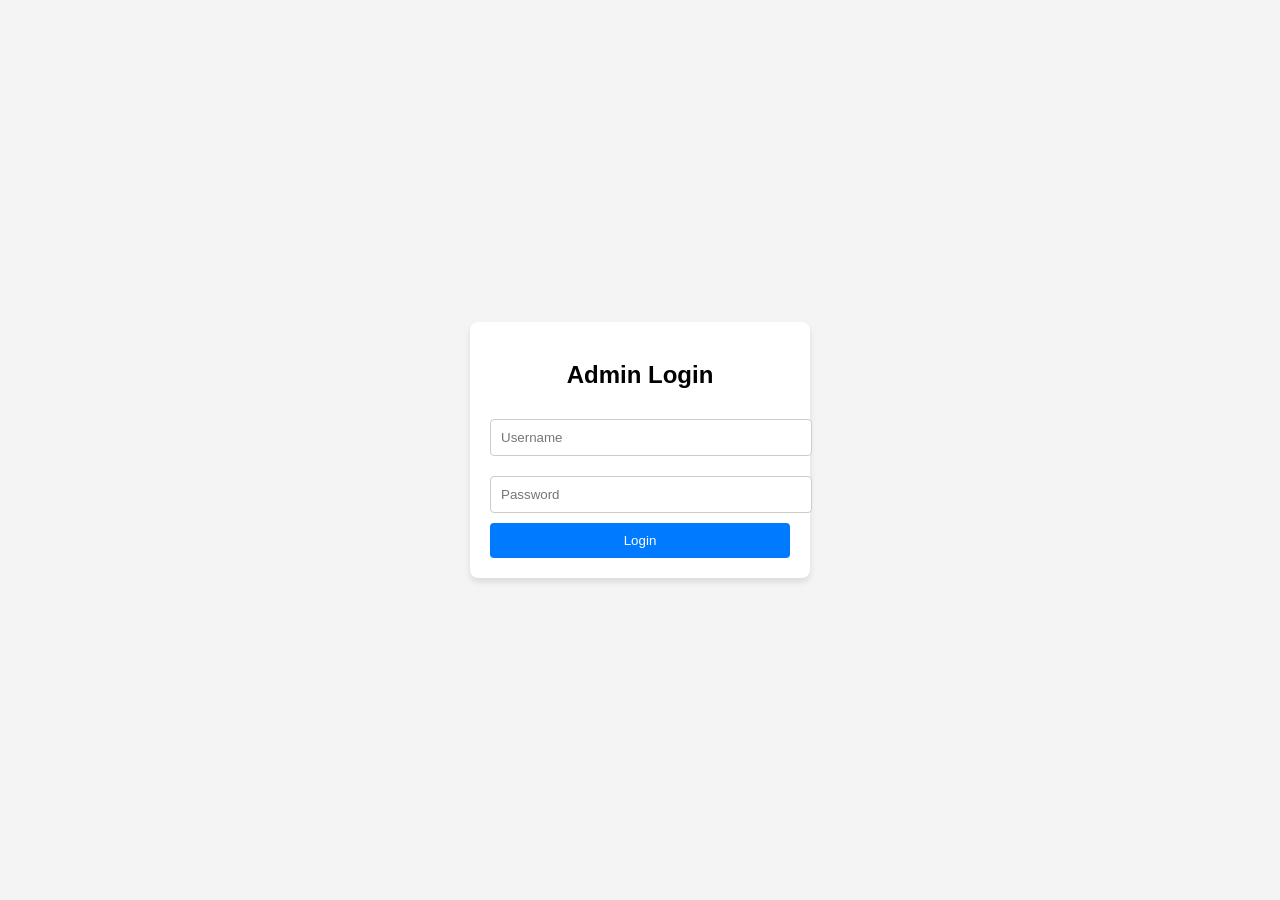
<file: login.html>
<!DOCTYPE html>
<html lang="en">
<head>
    <meta charset="UTF-8">
    <meta name="viewport" content="width=device-width, initial-scale=1.0">
    <title>Admin Login</title>
    <style>
        body {
            font-family: Arial, sans-serif;
            display: flex;
            justify-content: center;
            align-items: center;
            height: 100vh;
            margin: 0;
            background-color: #f4f4f4;
        }
        .login-container {
            background: #fff;
            padding: 20px;
            border-radius: 8px;
            box-shadow: 0 4px 6px rgba(0, 0, 0, 0.1);
            width: 300px;
        }
        .login-container h2 {
            margin-bottom: 20px;
            text-align: center;
        }
        .login-container input {
            width: 100%;
            padding: 10px;
            margin: 10px 0;
            border: 1px solid #ccc;
            border-radius: 4px;
        }
        .login-container button {
            width: 100%;
            padding: 10px;
            background-color: #007bff;
            color: white;
            border: none;
            border-radius: 4px;
            cursor: pointer;
        }
        .login-container button:hover {
            background-color: #0056b3;
        }
    </style>
</head>
<body>
    <div class="login-container">
        <h2>Admin Login</h2>
        <form id="loginForm" onsubmit="return validateLogin()">
            <input type="text" id="username" placeholder="Username" required>
            <input type="password" id="password" placeholder="Password" required>
            <button type="submit">Login</button>
        </form>
        <p id="errorMessage" style="color: red; display: none; text-align: center;">Invalid credentials</p>
    </div>
    <div id="2FAContainer" style="display: none;">
        <h3>Two-Factor Authentication</h3>
        <p>Enter the 6-digit code sent to your email or authenticator app:</p>
        <input type="text" id="twoFACode" maxlength="6" required>
        <button onclick="validate2FA()">Verify</button>
    </div>
    <script>
        function validateLogin() {
            const username = document.getElementById('username').value.trim();
            const password = document.getElementById('password').value.trim();
            const storedUsername = localStorage.getItem('adminUsername') || 'admin';
            const storedPassword = localStorage.getItem('adminPassword') || 'password';

            if (username === storedUsername && password === storedPassword) {
                sessionStorage.setItem('isAdmin', true);
                document.getElementById('loginForm').style.display = 'none';
                document.getElementById('2FAContainer').style.display = 'block';
                send2FACode(); // Simulate sending a 2FA code
                return false;
            } else {
                alert('Invalid credentials!');
                return false;
            }
        }

        function send2FACode() {
            const email = localStorage.getItem('adminEmail') || 'aireftraders@gmail.com'; // Retrieve admin email
            fetch('http://localhost:5000/api/send-2fa-code', { // Updated backend API endpoint
                method: 'POST',
                headers: { 'Content-Type': 'application/json' },
                body: JSON.stringify({ email })
            })
            .then(response => response.json())
            .then(data => {
                if (data.success) {
                    alert('A 2FA code has been sent to your email.');
                } else {
                    alert('Failed to send 2FA code. Please try again.');
                }
            })
            .catch(error => {
                console.error('Error sending 2FA code:', error);
                alert('An error occurred while sending the 2FA code.');
            });
        }

        function validate2FA() {
            const email = localStorage.getItem('adminEmail') || 'aireftraders@gmail.com'; // Retrieve admin email
            const enteredCode = document.getElementById('twoFACode').value.trim();

            fetch('http://localhost:5000/api/verify-2fa-code', { // Updated backend API endpoint
                method: 'POST',
                headers: { 'Content-Type': 'application/json' },
                body: JSON.stringify({ email, code: enteredCode })
            })
            .then(response => response.json())
            .then(data => {
                if (data.success) {
                    sessionStorage.setItem('is2FAAuthenticated', true);
                    window.location.href = 'admin.html'; // Redirect to admin page
                } else {
                    alert('Invalid 2FA code!');
                }
            })
            .catch(error => {
                console.error('Error verifying 2FA code:', error);
                alert('An error occurred while verifying the 2FA code.');
            });
        }
    </script>
</body>
</html>
</file>
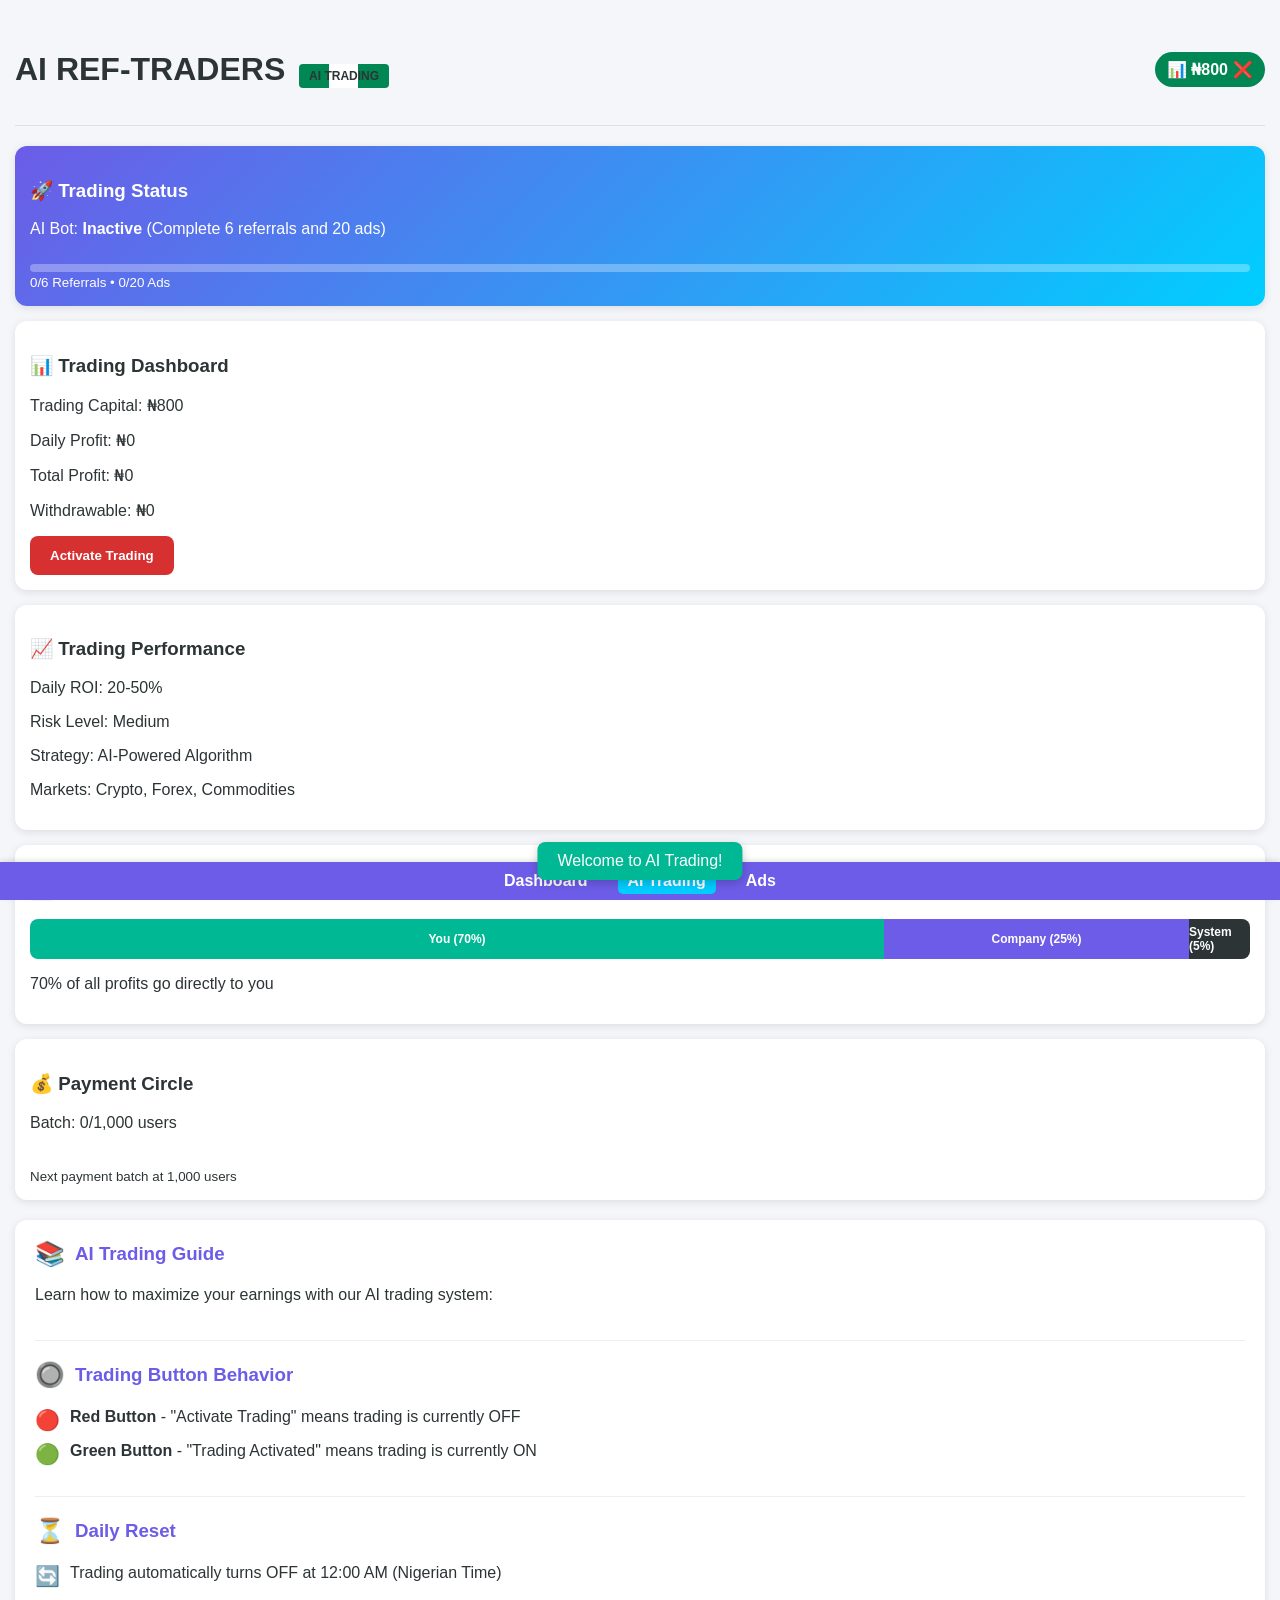
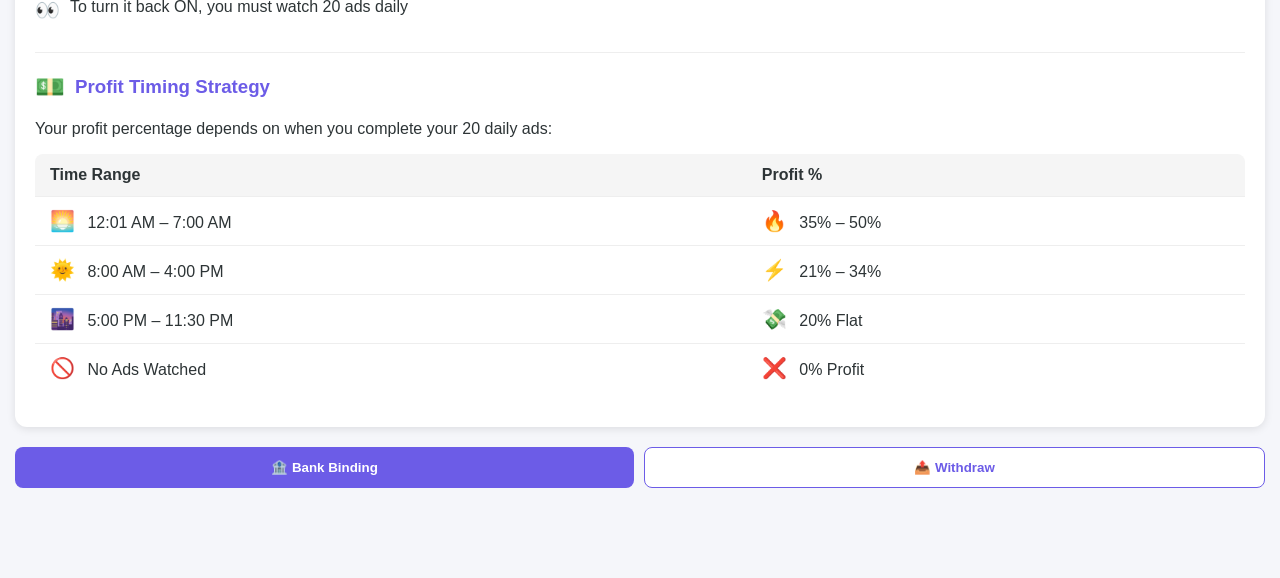
<file: trading.html>
<!DOCTYPE html>
<html lang="en">
<head>
    <meta charset="UTF-8">
    <meta name="viewport" content="width=device-width, initial-scale=1.0">
    <title>AI REF-TRADERS - AI Trading</title>
    <style>
        :root {
            --primary: #6C5CE7;
            --secondary: #00CEFF;
            --dark: #2D3436;
            --light: #F5F6FA;
            --success: #00B894;
            --danger: #D63031;
            --warning: #FDCB6E;
            --nigerian-green: #008753;
            --nigerian-white: #FFFFFF;
            --nigerian-green-light: #E5F5EE;
        }
        
        body {
            font-family: 'Segoe UI', Arial, sans-serif;
            margin: 0;
            padding: 0;
            background-color: var(--light);
            color: var(--dark);
            transition: all 0.3s;
        }
        
        .container {
            max-width: 100%;
            padding: 15px;
            padding-bottom: 70px;
        }
        
        .app-bar {
            display: flex;
            justify-content: space-between;
            align-items: center;
            padding: 15px 0;
            border-bottom: 1px solid #e0e0e0;
            margin-bottom: 20px;
        }
        
        .user-chip {
            background: var(--nigerian-green);
            color: white;
            padding: 8px 12px;
            border-radius: 20px;
            display: flex;
            align-items: center;
            gap: 5px;
            font-weight: bold;
        }
        
        .nigeria-badge {
            background: linear-gradient(to right, var(--nigerian-green) 33%, var(--nigerian-white) 33%, var(--nigerian-white) 66%, var(--nigerian-green) 66%);
            color: var(--dark);
            padding: 5px 10px;
            border-radius: 4px;
            font-size: 12px;
            font-weight: bold;
            display: inline-block;
            margin-left: 5px;
        }
        
        .status-card {
            background: white;
            border-radius: 12px;
            padding: 15px;
            box-shadow: 0 2px 8px rgba(0,0,0,0.1);
            position: relative;
            overflow: hidden;
            margin-bottom: 15px;
        }
        
        .status-card.accent {
            background: linear-gradient(135deg, var(--primary), var(--secondary));
            color: white;
        }
        
        progress {
            width: 100%;
            height: 8px;
            border-radius: 4px;
            margin-top: 10px;
            appearance: none;
        }
        
        progress::-webkit-progress-bar {
            background-color: rgba(255,255,255,0.3);
            border-radius: 4px;
        }
        
        progress::-webkit-progress-value {
            background-color: white;
            border-radius: 4px;
        }
        
        .action-bar {
            display: flex;
            gap: 10px;
            margin: 20px 0;
        }
        
        button {
            border: none;
            padding: 12px 20px;
            border-radius: 8px;
            font-weight: bold;
            cursor: pointer;
            flex: 1;
            transition: all 0.2s;
        }
        
        button:active {
            transform: scale(0.98);
        }
        
        .primary {
            background: var(--primary);
            color: white;
        }
        
        .secondary {
            background: white;
            border: 1px solid var(--primary);
            color: var(--primary);
        }
        
        .danger {
            background: var(--danger);
            color: white;
        }
        
        .profit-chart {
            display: flex;
            height: 40px;
            border-radius: 8px;
            overflow: hidden;
            margin: 15px 0;
        }
        
        .chart-bar {
            display: flex;
            align-items: center;
            justify-content: center;
            color: white;
            font-weight: bold;
            font-size: 12px;
            position: relative;
        }
        
        .chart-bar.user {
            background-color: var(--success);
        }
        
        .chart-bar.company {
            background-color: var(--primary);
        }
        
        .chart-bar.system {
            background-color: var(--dark);
        }
        
        .modal {
            position: fixed;
            top: 0;
            left: 0;
            right: 0;
            bottom: 0;
            background: rgba(0,0,0,0.5);
            display: flex;
            align-items: center;
            justify-content: center;
            z-index: 100;
            opacity: 0;
            pointer-events: none;
            transition: opacity 0.3s;
        }
        
        .modal.active {
            opacity: 1;
            pointer-events: all;
        }
        
        .modal-content {
            background: white;
            border-radius: 12px;
            padding: 20px;
            width: 90%;
            max-width: 400px;
            transform: translateY(20px);
            transition: transform 0.3s;
        }
        
        .modal.active .modal-content {
            transform: translateY(0);
        }
        
        .modal-actions {
            display: flex;
            gap: 10px;
            margin-top: 20px;
        }
        
        .notification {
            position: fixed;
            bottom: 20px;
            left: 50%;
            transform: translateX(-50%);
            background: var(--success);
            color: white;
            padding: 10px 20px;
            border-radius: 8px;
            box-shadow: 0 3px 10px rgba(0,0,0,0.2);
            z-index: 100;
            opacity: 0;
            transition: opacity 0.3s;
        }
        
        .notification.show {
            opacity: 1;
        }
        
        .bank-select-container {
            position: relative;
            margin-bottom: 15px;
        }
        
        .bank-select {
            width: 100%;
            padding: 12px;
            border-radius: 8px;
            border: 1px solid #ddd;
            appearance: none;
            background-image: url("data:image/svg+xml;charset=UTF-8,%3csvg xmlns='http://www.w3.org/2000/svg' viewBox='0 0 24 24' fill='none' stroke='currentColor' stroke-width='2' stroke-linecap='round' stroke-linejoin='round'%3e%3cpolyline points='6 9 12 15 18 9'%3e%3c/polyline%3e%3c/svg%3e");
            background-repeat: no-repeat;
            background-position: right 10px center;
            background-size: 1em;
        }
        
        .bank-search {
            width: 100%;
            padding: 10px;
            border: 1px solid #ddd;
            border-radius: 8px;
            margin-bottom: 10px;
            display: none;
        }
        
        .bank-search.active {
            display: block;
        }
        
        .other-bank-input {
            width: 100%;
            padding: 10px;
            border: 1px solid #ddd;
            border-radius: 8px;
            margin-top: 10px;
            display: none;
        }
        
        .other-bank-input.active {
            display: block;
        }
        
        /* Enhanced Trading Guide Styles */
        .trading-guide {
            background: white;
            border-radius: 12px;
            padding: 20px;
            margin: 20px 0;
            box-shadow: 0 2px 8px rgba(0,0,0,0.1);
        }
        
        .guide-section {
            margin-bottom: 20px;
            padding-bottom: 20px;
            border-bottom: 1px solid #eee;
        }
        
        .guide-section:last-child {
            border-bottom: none;
            margin-bottom: 0;
            padding-bottom: 0;
        }
        
        .guide-title {
            color: var(--primary);
            margin-top: 0;
            display: flex;
            align-items: center;
            gap: 10px;
        }
        
        .guide-icon {
            font-size: 24px;
        }
        
        .guide-item {
            display: flex;
            align-items: flex-start;
            margin-bottom: 10px;
            gap: 10px;
        }
        
        .guide-bullet {
            font-size: 20px;
            min-width: 24px;
            text-align: center;
        }
        
        .profit-table {
            width: 100%;
            border-collapse: collapse;
            margin: 15px 0;
            background: white;
            border-radius: 8px;
            overflow: hidden;
        }
        
        .profit-table th, .profit-table td {
            padding: 12px 15px;
            text-align: left;
            border-bottom: 1px solid #eee;
        }
        
        .profit-table th {
            background: #f5f5f5;
            font-weight: bold;
            color: var(--dark);
        }
        
        .profit-table tr:last-child td {
            border-bottom: none;
        }
        
        .time-emoji {
            font-size: 20px;
            margin-right: 8px;
        }
        
        .profit-emoji {
            font-size: 20px;
            margin-right: 8px;
        }
        
        @media (max-width: 600px) {
            .action-bar {
                flex-direction: column;
            }
            
            .profit-table {
                font-size: 14px;
            }
            
            .profit-table th, .profit-table td {
                padding: 8px 10px;
            }
        }

        .navigation-bar {
            background-color: var(--primary);
            color: white;
            padding: 10px 0;
            position: fixed;
            bottom: 0;
            width: 100%;
            display: flex;
            justify-content: center;
            box-shadow: 0 -2px 5px rgba(0, 0, 0, 0.1);
        }

        .navigation-bar ul {
            list-style: none;
            display: flex;
            gap: 20px;
            margin: 0;
            padding: 0;
        }

        .navigation-bar li {
            display: inline;
        }

        .navigation-bar a {
            color: white;
            text-decoration: none;
            font-weight: bold;
            padding: 5px 10px;
            border-radius: 5px;
            transition: background-color 0.3s;
        }

        .navigation-bar a:hover {
            background-color: var(--secondary);
        }

        .navigation-bar a.active {
            background-color: var(--secondary);
        }
    </style>
</head>
<body>
    <div class="container">
        <div class="app-bar">
            <h1>AI REF-TRADERS <span class="nigeria-badge">AI TRADING</span></h1>
            <div class="user-chip">
                <span>📊 ₦<span id="balance">800</span></span>
                <span id="verifiedBadge">❌</span>
            </div>
        </div>
        
        <div class="status-card accent">
            <h3>🚀 Trading Status</h3>
            <p id="tradingStatus">AI Bot: <b>Inactive</b> (Complete 6 referrals and 20 ads)</p>
            <progress id="referralProgress" value="0" max="6"></progress>
            <small><span id="completedReferrals">0</span>/6 Referrals • <span id="adsWatched">0</span>/20 Ads</small>
        </div>
        
        <div class="status-card">
            <h3>📊 Trading Dashboard</h3>
            <p id="tradingCapital">Trading Capital: ₦800</p>
            <p id="dailyProfit">Daily Profit: ₦0</p>
            <p id="totalProfit">Total Profit: ₦0</p>
            <p id="withdrawableProfit">Withdrawable: ₦0</p>
            <button id="toggleTrading" class="primary" style="background-color: var(--danger); color: white;" disabled>Activate Trading</button>
        </div>
        
        <div class="status-card">
            <h3>📈 Trading Performance</h3>
            <p>Daily ROI: 20-50%</p>
            <p>Risk Level: Medium</p>
            <p>Strategy: AI-Powered Algorithm</p>
            <p>Markets: Crypto, Forex, Commodities</p>
        </div>
        
        <div class="status-card">
            <h3>📊 Profit Distribution</h3>
            <div class="profit-chart">
                <div class="chart-bar user" style="width: 70%;">You (70%)</div>
                <div class="chart-bar company" style="width: 25%;">Company (25%)</div>
                <div class="chart-bar system" style="width: 5%;">System (5%)</div>
            </div>
            <p>70% of all profits go directly to you</p>
        </div>
        
        <div class="status-card">
            <h3>💰 Payment Circle</h3>
            <p>Batch: <span id="paidUsers">0</span>/1,000 users</p>
            <progress id="paymentCircleProgress" value="0" max="1000"></progress>
            <small>Next payment batch at 1,000 users</small>
        </div>
        
        <!-- Enhanced Trading Guide -->
        <div class="trading-guide">
            <div class="guide-section">
                <h3 class="guide-title"><span class="guide-icon">📚</span> AI Trading Guide</h3>
                <p>Learn how to maximize your earnings with our AI trading system:</p>
            </div>
            
            <div class="guide-section">
                <h3 class="guide-title"><span class="guide-icon">🔘</span> Trading Button Behavior</h3>
                <div class="guide-item">
                    <div class="guide-bullet">🔴</div>
                    <div><b>Red Button</b> - "Activate Trading" means trading is currently OFF</div>
                </div>
                <div class="guide-item">
                    <div class="guide-bullet">🟢</div>
                    <div><b>Green Button</b> - "Trading Activated" means trading is currently ON</div>
                </div>
            </div>
            
            <div class="guide-section">
                <h3 class="guide-title"><span class="guide-icon">⏳</span> Daily Reset</h3>
                <div class="guide-item">
                    <div class="guide-bullet">🔄</div>
                    <div>Trading automatically turns OFF at 12:00 AM (Nigerian Time)</div>
                </div>
                <div class="guide-item">
                    <div class="guide-bullet">👀</div>
                    <div>To turn it back ON, you must watch 20 ads daily</div>
                </div>
            </div>
            
            <div class="guide-section">
                <h3 class="guide-title"><span class="guide-icon">💵</span> Profit Timing Strategy</h3>
                <p>Your profit percentage depends on when you complete your 20 daily ads:</p>
                
                <table class="profit-table">
                    <thead>
                        <tr>
                            <th>Time Range</th>
                            <th>Profit %</th>
                        </tr>
                    </thead>
                    <tbody>
                        <tr>
                            <td><span class="time-emoji">🌅</span> 12:01 AM – 7:00 AM</td>
                            <td><span class="profit-emoji">🔥</span> 35% – 50%</td>
                        </tr>
                        <tr>
                            <td><span class="time-emoji">🌞</span> 8:00 AM – 4:00 PM</td>
                            <td><span class="profit-emoji">⚡</span> 21% – 34%</td>
                        </tr>
                        <tr>
                            <td><span class="time-emoji">🌆</span> 5:00 PM – 11:30 PM</td>
                            <td><span class="profit-emoji">💸</span> 20% Flat</td>
                        </tr>
                        <tr>
                            <td><span class="time-emoji">🚫</span> No Ads Watched</td>
                            <td><span class="profit-emoji">❌</span> 0% Profit</td>
                        </tr>
                    </tbody>
                </table>
            </div>
        </div>
        
        <div class="action-bar">
            <button class="primary" id="bankBindingBtn">🏦 Bank Binding</button>
            <button class="secondary" id="withdrawBtn">📤 Withdraw</button>
        </div>
    </div>
    
    <!-- Bank Binding Modal -->
    <div class="modal" id="bankModal">
        <div class="modal-content">
            <h3>Bank Account Binding</h3>
            <div class="bank-form">
                <p>To withdraw earnings, verify and bind your Nigerian bank account with a one-time fee of ₦1,050.</p>
                <p>Note: ₦550 covers the total operational cost, while ₦500 is instantly credited to your withdrawable account balance.</p>
                <div class="bank-select-container">
                    <select id="bankName" class="bank-select">
                        <option value="">Select Your Bank</option>
                        <option value="Access Bank">Access Bank</option>
                        <option value="GTBank">GTBank</option>
                        <option value="Zenith Bank">Zenith Bank</option>
                        <option value="First Bank">First Bank</option>
                        <option value="UBA">UBA</option>
                        <option value="Opay">Opay</option>
                        <option value="Palmpay">Palmpay</option>
                        <option value="other">Other Bank</option>
                    </select>
                </div>
                
                <input type="text" id="otherBankName" class="other-bank-input" placeholder="Enter your bank name">
                
                <input type="text" id="accountNumber" placeholder="Account Number">
                <input type="text" id="accountName" placeholder="Account Name" readonly>
                <div class="modal-actions">
                    <button id="confirmBankBinding" class="primary">Pay ₦1,050 & Verify</button>
                    <button id="cancelBankBinding" class="secondary">Cancel</button>
                </div>
            </div>
        </div>
    </div>
    
    <!-- Withdrawal Modal -->
    <div class="modal" id="withdrawalModal">
        <div class="modal-content">
            <h3>Withdrawal Request</h3>
            <p>Minimum withdrawal: ₦5,000</p>
            <p>Available: ₦<span id="availableBalance">0</span></p>
            <div id="verificationNotice" style="display: none;">
                <p>⚠️ Account verification required (₦1,050 fee)</p>
                <button id="verifyAccountBtn" class="danger">Pay ₦1,050 Verification Fee</button>
            </div>
            <div id="withdrawalForm" style="display: none;">
                <p>Enter amount to withdraw:</p>
                <input type="number" id="withdrawalAmount" min="5000" step="1000" placeholder="₦5000 minimum">
                <div class="modal-actions">
                    <button id="confirmWithdrawal" class="primary">Confirm</button>
                    <button id="cancelWithdrawal" class="secondary">Cancel</button>
                </div>
            </div>
        </div>
    </div>
    
    <!-- Success Modal -->
    <div class="modal" id="successModal">
        <div class="modal-content">
            <h3 id="successTitle">Success!</h3>
            <p id="successMessage">Operation completed successfully</p>
            <div class="modal-actions">
                <button id="closeSuccessModal" class="primary">OK</button>
            </div>
        </div>
    </div>
    
    <!-- Notification -->
    <div class="notification" id="notification">
        <span id="notificationText">Notification message</span>
    </div>

    <nav class="navigation-bar">
        <ul>
            <li><a href="index.html">Dashboard</a></li>
            <li><a href="trading.html" class="active">AI Trading</a></li>
            <li><a href="ads.html">Ads</a></li>
        </ul>
    </nav>
    
    <script>
        // Load user data from localStorage (same key as index.html)
        function loadUserData() {
            const tg = window.Telegram?.WebApp;
            const userId = tg?.initDataUnsafe?.user?.id || 'default_user';
            const data = localStorage.getItem(`userData_${userId}`) || localStorage.getItem('userData');
            
            if (data) {
                return JSON.parse(data);
            } else {
                // Default data structure matching index.html
                return {
                    balance: 800,  // Set to 800 to match your screenshot
                    referrals: 0,
                    referralEarnings: 0,
                    adsWatched: 0,
                    tradingActive: false,
                    verified: false,
                    tradingCapital: 800,  // Set to match balance
                    dailyProfit: 0,
                    totalProfit: 0,
                    withdrawableProfit: 0,
                    bankDetails: null,
                    paymentCircle: { current: 0, total: 1000 },
                    supportTickets: [],
                    gameEarnings: 0,
                    lastTradingUpdate: null,
                    lastAdWatchTime: null
                };
            }
        }

        // Save user data to localStorage (same key as index.html)
        function saveUserData(userData) {
            const tg = window.Telegram?.WebApp;
            const userId = tg?.initDataUnsafe?.user?.id || 'default_user';
            localStorage.setItem(`userData_${userId}`, JSON.stringify(userData));
            localStorage.setItem('userData', JSON.stringify(userData));
        }

        // DOM Elements
        const elements = {
            balance: document.getElementById('balance'),
            verifiedBadge: document.getElementById('verifiedBadge'),
            tradingStatus: document.getElementById('tradingStatus'),
            referralProgress: document.getElementById('referralProgress'),
            completedReferrals: document.getElementById('completedReferrals'),
            adsWatched: document.getElementById('adsWatched'),
            toggleTrading: document.getElementById('toggleTrading'),
            tradingCapital: document.getElementById('tradingCapital'),
            dailyProfit: document.getElementById('dailyProfit'),
            totalProfit: document.getElementById('totalProfit'),
            withdrawableProfit: document.getElementById('withdrawableProfit'),
            bankBindingBtn: document.getElementById('bankBindingBtn'),
            withdrawBtn: document.getElementById('withdrawBtn'),
            availableBalance: document.getElementById('availableBalance'),
            verificationNotice: document.getElementById('verificationNotice'),
            withdrawalForm: document.getElementById('withdrawalForm'),
            verifyAccountBtn: document.getElementById('verifyAccountBtn'),
            withdrawalAmount: document.getElementById('withdrawalAmount'),
            confirmWithdrawal: document.getElementById('confirmWithdrawal'),
            cancelWithdrawal: document.getElementById('cancelWithdrawal'),
            withdrawalModal: document.getElementById('withdrawalModal'),
            successModal: document.getElementById('successModal'),
            successTitle: document.getElementById('successTitle'),
            successMessage: document.getElementById('successMessage'),
            closeSuccessModal: document.getElementById('closeSuccessModal'),
            notification: document.getElementById('notification'),
            notificationText: document.getElementById('notificationText'),
            paidUsers: document.getElementById('paidUsers'),
            paymentCircleProgress: document.getElementById('paymentCircleProgress'),
            bankModal: document.getElementById('bankModal'),
            bankName: document.getElementById('bankName'),
            bankSearch: document.getElementById('bankSearch'),
            otherBankName: document.getElementById('otherBankName'),
            accountNumber: document.getElementById('accountNumber'),
            accountName: document.getElementById('accountName'),
            confirmBankBinding: document.getElementById('confirmBankBinding'),
            cancelBankBinding: document.getElementById('cancelBankBinding')
        };

        // Load user data
        let userData = loadUserData();

        // Update UI with current data
        function updateUI() {
            // Ensure balance and trading capital are always the same
            userData.tradingCapital = userData.balance;
            
            // Update all displays
            elements.balance.textContent = userData.balance.toLocaleString();
            elements.tradingCapital.textContent = 'Trading Capital: ₦' + userData.tradingCapital.toLocaleString();
            elements.dailyProfit.textContent = 'Daily Profit: ₦' + userData.dailyProfit.toLocaleString();
            elements.totalProfit.textContent = 'Total Profit: ₦' + userData.totalProfit.toLocaleString();
            elements.withdrawableProfit.textContent = 'Withdrawable: ₦' + userData.withdrawableProfit.toLocaleString();
            
            // Update referral and ads status
            elements.completedReferrals.textContent = userData.referrals;
            elements.adsWatched.textContent = userData.adsWatched;
            elements.referralProgress.value = userData.referrals;
            
            // Update verification status
            elements.verifiedBadge.textContent = userData.verified ? '✅' : '❌';
            elements.availableBalance.textContent = Math.max(0, userData.withdrawableProfit).toLocaleString();
            elements.paidUsers.textContent = userData.paymentCircle.current.toLocaleString();
            elements.paymentCircleProgress.value = userData.paymentCircle.current;
            
            // Trading status
            if (userData.referrals >= 6 && userData.adsWatched >= 20) {
                userData.tradingActive = true;
                elements.tradingStatus.innerHTML = 'AI Bot: <b>Active</b> (24h Profit: ₦' + userData.dailyProfit.toLocaleString() + ')';
                elements.toggleTrading.textContent = 'Deactivate Trading';
                elements.toggleTrading.disabled = false;
                elements.toggleTrading.style.backgroundColor = 'var(--success)';
            } else {
                userData.tradingActive = false;
                elements.tradingStatus.innerHTML = 'AI Bot: <b>Inactive</b> (Complete 6 referrals and 20 ads)';
                elements.toggleTrading.textContent = 'Activate Trading';
                elements.toggleTrading.disabled = userData.referrals < 6 || userData.adsWatched < 20;
                elements.toggleTrading.style.backgroundColor = 'var(--danger)';
            }
            
            // Check for daily reset
            checkDailyReset();
        }

        // Check if we need to reset trading for a new day
        function checkDailyReset() {
            const today = new Date().toLocaleDateString();
            if (userData.lastTradingUpdate !== today) {
                // New day - reset trading and ads
                userData.tradingActive = false;
                userData.adsWatched = 0;
                userData.dailyProfit = 0;
                userData.lastTradingUpdate = today;
                saveUserData(userData);
                updateUI();
                showNotification('New day! Watch 20 ads to activate trading.');
            }
        }

        // Get current profit percentage based on last ad watch time
        function getCurrentProfitPercentage() {
            if (!userData.lastAdWatchTime || userData.adsWatched < 20) {
                return 0; // No ads watched or not enough ads
            }
            
            const watchTime = new Date(userData.lastAdWatchTime);
            const hours = watchTime.getHours();
            
            if (hours >= 0 && hours < 7) {
                // Early morning bonus (35-50%)
                return Math.random() * 0.15 + 0.35;
            } else if (hours >= 7 && hours < 16) {
                // Daytime rate (21-34%)
                return Math.random() * 0.13 + 0.21;
            } else {
                // Evening rate (20% flat)
                return 0.20;
            }
        }

        // Simulate trading profits
        function simulateTrading() {
            if (userData.tradingActive && userData.tradingCapital > 0) {
                // Get current profit percentage based on ad watch time
                const dailyReturn = getCurrentProfitPercentage();
                
                // Calculate profits based on trading capital
                userData.dailyProfit = userData.tradingCapital * dailyReturn;
                userData.totalProfit += userData.dailyProfit;
                
                // Distribute profits (70% to user)
                const userShare = userData.dailyProfit * 0.7;
                userData.withdrawableProfit += userShare;
                
                // Update total balance to match trading capital
                userData.balance = userData.tradingCapital;
                
                saveUserData(userData);
                updateUI();
                
                // Show notification occasionally
                if (Math.random() > 0.5) {
                    showNotification('💸 Profit earned: ₦' + Math.floor(userShare).toLocaleString());
                }
            }
        }

        // Show notification
        function showNotification(message) {
            elements.notificationText.textContent = message;
            elements.notification.classList.add('show');
            setTimeout(() => {
                elements.notification.classList.remove('show');
            }, 3000);
        }

        // Show success modal
        function showSuccess(title, message) {
            elements.successTitle.textContent = title;
            elements.successMessage.textContent = message;
            elements.successModal.classList.add('active');
        }

        // Initialize on page load
        document.addEventListener('DOMContentLoaded', () => {
            // Initial UI update
            updateUI();
            
            // Set up trading simulation (every 15 seconds)
            setInterval(simulateTrading, 15000);
            
            // Toggle trading
            elements.toggleTrading.addEventListener('click', () => {
                userData.tradingActive = !userData.tradingActive;
                if (userData.tradingActive) {
                    showSuccess('Trading Activated', 'AI trading is now active and generating profits!');
                    elements.toggleTrading.textContent = 'Deactivate Trading';
                    elements.toggleTrading.style.backgroundColor = 'var(--success)';
                } else {
                    showSuccess('Trading Deactivated', 'AI trading has been paused.');
                    elements.toggleTrading.textContent = 'Activate Trading';
                    elements.toggleTrading.style.backgroundColor = 'var(--danger)';
                }
                saveUserData(userData);
                updateUI();
            });
            
            // Bank binding
            elements.bankBindingBtn.addEventListener('click', () => {
                elements.bankModal.classList.add('active');
            });
            
            // Withdraw button
            elements.withdrawBtn.addEventListener('click', () => {
                elements.withdrawalModal.classList.add('active');
                if (!userData.verified) {
                    elements.verificationNotice.style.display = 'block';
                    elements.withdrawalForm.style.display = 'none';
                } else {
                    elements.verificationNotice.style.display = 'none';
                    elements.withdrawalForm.style.display = 'block';
                }
            });
            
            // Verify account from withdrawal modal
            elements.verifyAccountBtn.addEventListener('click', () => {
                elements.withdrawalModal.classList.remove('active');
                elements.bankModal.classList.add('active');
            });
            
            // Bank selection functionality
            elements.bankName.addEventListener('change', function() {
                if (this.value === 'other') {
                    elements.otherBankName.classList.add('active');
                } else {
                    elements.otherBankName.classList.remove('active');
                }
            });
            
            // Account number validation
            elements.accountNumber.addEventListener('input', function() {
                if (this.value.length === 10) {
                    // Simulate account name resolution
                    elements.accountName.value = "Verified Account";
                } else {
                    elements.accountName.value = "";
                }
            });
            
            // Confirm bank binding
            elements.confirmBankBinding.addEventListener('click', () => {
                const bankName = elements.bankName.value === 'other' 
                    ? elements.otherBankName.value 
                    : elements.bankName.value;
                const accountNumber = elements.accountNumber.value;

                if (!bankName || !accountNumber || accountNumber.length !== 10) {
                    showNotification('Please provide valid bank details (10-digit account number)');
                    return;
                }

                // Simulate verification
                setTimeout(() => {
                    userData.verified = true;
                    userData.bankDetails = { bankName, accountNumber };
                    userData.withdrawableProfit += 500; // Add ₦500 to withdrawable profit
                    userData.balance += 500;
                    userData.tradingCapital = userData.balance; // Keep them in sync
                    saveUserData(userData);
                    updateUI();

                    elements.bankModal.classList.remove('active');
                    showSuccess(
                        'Bank Account Verified',
                        'Your account is now verified and ready for withdrawals. ₦500 has been credited to your withdrawable balance.'
                    );
                }, 2000);
            });
            
            // Cancel bank binding
            elements.cancelBankBinding.addEventListener('click', () => {
                elements.bankModal.classList.remove('active');
            });
            
            // Confirm withdrawal
            elements.confirmWithdrawal.addEventListener('click', () => {
                const amount = parseInt(elements.withdrawalAmount.value);

                if (amount < 5000) {
                    showNotification('Minimum withdrawal amount is ₦5,000');
                    return;
                }

                if (amount > userData.withdrawableProfit) {
                    showNotification('Insufficient withdrawable balance');
                    return;
                }

                // Process withdrawal
                userData.withdrawableProfit -= amount;
                saveUserData(userData);
                updateUI();

                elements.withdrawalModal.classList.remove('active');
                showSuccess(
                    'Withdrawal Submitted',
                    `Your withdrawal request of ₦${amount.toLocaleString()} has been submitted. Disbursement will occur in the next payment circle.`
                );
            });
            
            // Cancel withdrawal
            elements.cancelWithdrawal.addEventListener('click', () => {
                elements.withdrawalModal.classList.remove('active');
            });
            
            // Close success modal
            elements.closeSuccessModal.addEventListener('click', () => {
                elements.successModal.classList.remove('active');
            });
            
            // Show welcome notification
            setTimeout(() => {
                showNotification('Welcome to AI Trading!');
            }, 1000);
        });

        // Make the updateTradingEarnings function available globally
        window.updateTradingEarnings = function(amount) {
            if (!userData.totalProfit) {
                userData.totalProfit = 0;
            }
            
            // Calculate user's share (70%)
            const userShare = amount * 0.7;
            userData.totalProfit += amount;
            userData.withdrawableProfit = (userData.withdrawableProfit || 0) + userShare;
            userData.balance = userData.tradingCapital; // Keep balance and trading capital in sync
            
            // Update UI and save data
            updateUI();
            saveUserData(userData);
            
            showNotification(`💰 Trading profit: ₦${userShare.toLocaleString()} added to your balance`);
        };
    </script>
</body>
</html>
</file>
